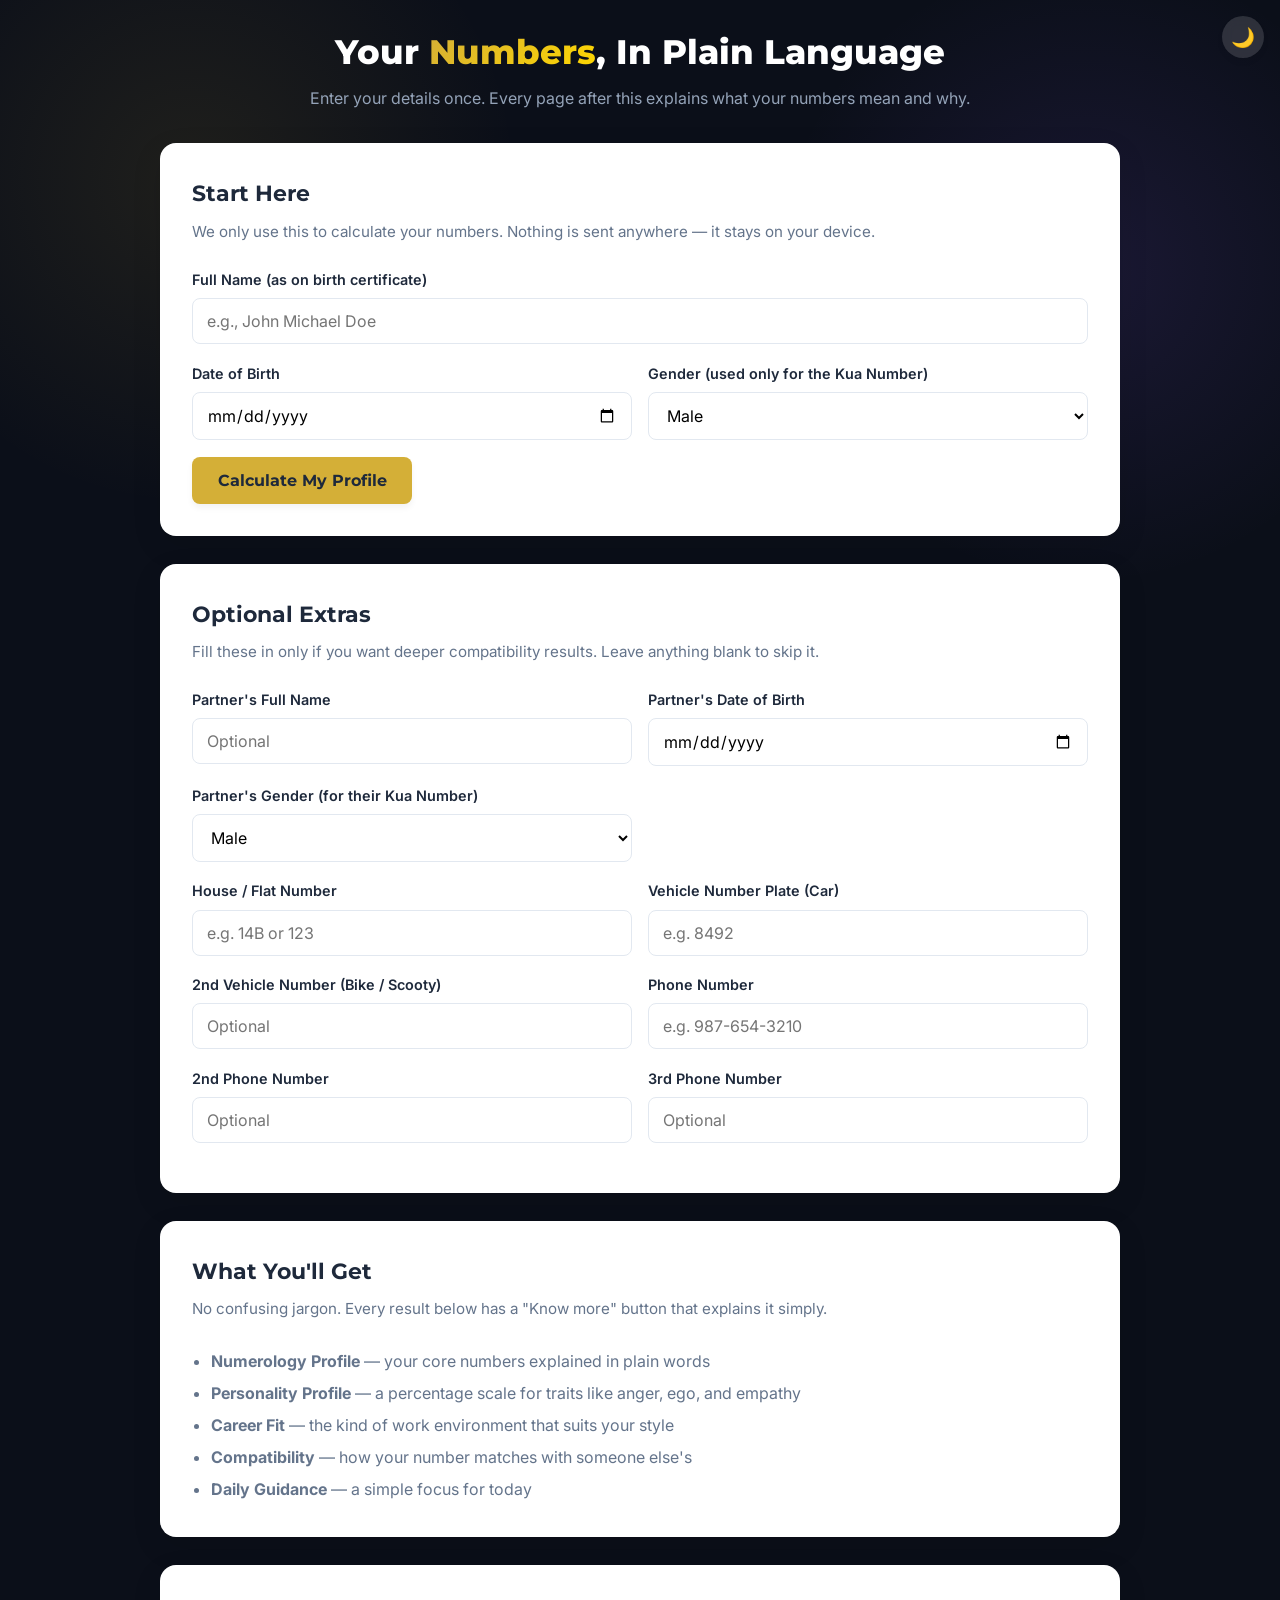
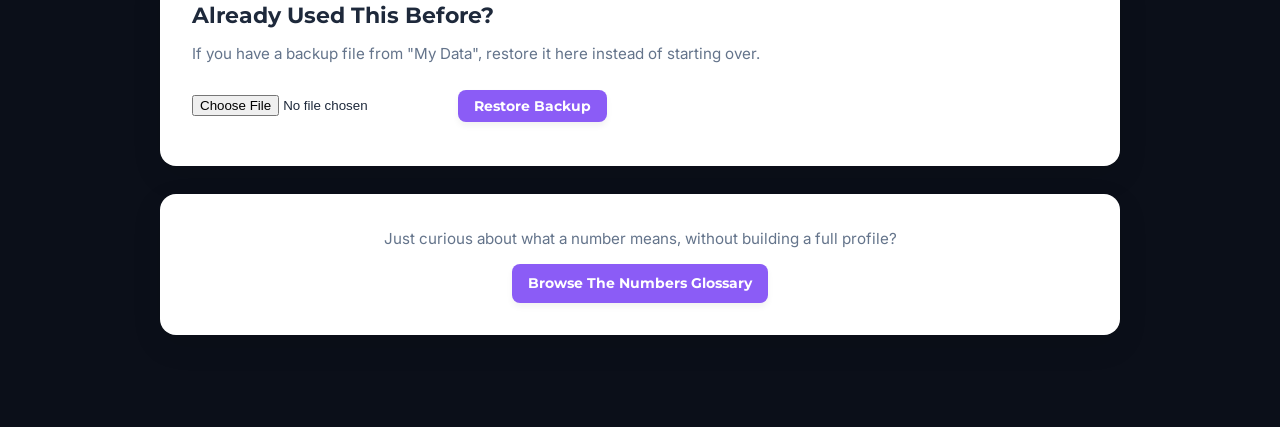
<file: index.html>
<!DOCTYPE html>
<html lang="en">
<head>
<script>(function(){try{var t=localStorage.getItem('npTheme');if(t)document.documentElement.setAttribute('data-theme',t);}catch(e){}})();</script>
<meta charset="UTF-8">
<meta name="viewport" content="width=device-width, initial-scale=1.0">
<title>Numerology & Personality Profile</title>
<link rel="preconnect" href="https://fonts.googleapis.com">
<link href="https://fonts.googleapis.com/css2?family=Inter:wght@400;500;600;700&family=Montserrat:wght@500;700;800&display=swap" rel="stylesheet">
<link rel="stylesheet" href="shared.css">
</head>
<body>
<button id="themeToggle" class="theme-toggle" onclick="toggleTheme()" aria-label="Toggle dark mode">🌙</button>
<div class="container">
    <div class="brand-header">
        <h1>Your <span>Numbers</span>, In Plain Language</h1>
        <p>Enter your details once. Every page after this explains what your numbers mean and why.</p>
    </div>

    <div class="panel">
        <h2>Start Here</h2>
        <p class="sub">We only use this to calculate your numbers. Nothing is sent anywhere — it stays on your device.</p>

        <form id="npForm">
            <div class="field">
                <label for="fullName">Full Name (as on birth certificate)</label>
                <input type="text" id="fullName" placeholder="e.g., John Michael Doe" required>
            </div>
            <div class="grid-2">
                <div class="field">
                    <label for="dob">Date of Birth</label>
                    <input type="date" id="dob" required>
                </div>
                <div class="field">
                    <label for="gender">Gender (used only for the Kua Number)</label>
                    <select id="gender">
                        <option value="male">Male</option>
                        <option value="female">Female</option>
                    </select>
                </div>
            </div>
            <p id="errMsg" class="error-msg" style="display:none;"></p>
            <button type="submit" class="btn gold">Calculate My Profile</button>
        </form>
    </div>

    <div class="panel">
        <h2>Optional Extras</h2>
        <p class="sub">Fill these in only if you want deeper compatibility results. Leave anything blank to skip it.</p>
        <div class="grid-2">
            <div class="field">
                <label for="partnerName">Partner's Full Name</label>
                <input type="text" id="partnerName" placeholder="Optional">
            </div>
            <div class="field">
                <label for="partnerDob">Partner's Date of Birth</label>
                <input type="date" id="partnerDob">
            </div>
        </div>
        <div class="grid-2">
            <div class="field">
                <label for="partnerGender">Partner's Gender (for their Kua Number)</label>
                <select id="partnerGender"><option value="male">Male</option><option value="female">Female</option></select>
            </div>
        </div>
        <div class="grid-2">
            <div class="field">
                <label for="house">House / Flat Number</label>
                <input type="text" id="house" placeholder="e.g. 14B or 123">
            </div>
            <div class="field">
                <label for="car1">Vehicle Number Plate (Car)</label>
                <input type="text" id="car1" placeholder="e.g. 8492">
            </div>
        </div>
        <div class="grid-2">
            <div class="field">
                <label for="car2">2nd Vehicle Number (Bike / Scooty)</label>
                <input type="text" id="car2" placeholder="Optional">
            </div>
            <div class="field">
                <label for="phone1">Phone Number</label>
                <input type="text" id="phone1" placeholder="e.g. 987-654-3210">
            </div>
        </div>
        <div class="grid-2">
            <div class="field">
                <label for="phone2">2nd Phone Number</label>
                <input type="text" id="phone2" placeholder="Optional">
            </div>
            <div class="field">
                <label for="phone3">3rd Phone Number</label>
                <input type="text" id="phone3" placeholder="Optional">
            </div>
        </div>
    </div>

    <div class="panel">
        <h2>What You'll Get</h2>
        <p class="sub">No confusing jargon. Every result below has a "Know more" button that explains it simply.</p>
        <ul style="padding-left: 1.2rem; color: var(--text-light); line-height: 2;">
            <li><strong>Numerology Profile</strong> — your core numbers explained in plain words</li>
            <li><strong>Personality Profile</strong> — a percentage scale for traits like anger, ego, and empathy</li>
            <li><strong>Career Fit</strong> — the kind of work environment that suits your style</li>
            <li><strong>Compatibility</strong> — how your number matches with someone else's</li>
            <li><strong>Daily Guidance</strong> — a simple focus for today</li>
        </ul>
    </div>

    <div class="panel" id="restorePanel" style="display:none;">
        <h2>Already Used This Before?</h2>
        <p class="sub">If you have a backup file from "My Data", restore it here instead of starting over.</p>
        <div style="display:flex; gap:0.8rem; flex-wrap:wrap; align-items:center;">
            <input type="file" id="restoreFile" accept="application/json">
            <button class="btn small" id="restoreBtn">Restore Backup</button>
        </div>
        <p aria-live="polite" id="restoreMsg" style="margin-top:0.8rem; font-size:0.9rem;"></p>
    </div>

    <div class="panel" style="text-align:center;">
        <p class="sub" style="margin-bottom:0.8rem;">Just curious about what a number means, without building a full profile?</p>
        <a class="btn small" href="glossary.html">Browse The Numbers Glossary</a>
    </div>
</div>

<script src="engine-data.js"></script>
<script src="engine-content.js"></script>
<script src="engine-ui.js"></script>
<script>
document.getElementById('restorePanel').style.display = 'block';
document.getElementById('restoreBtn').addEventListener('click', function() {
    const fileInput = document.getElementById('restoreFile');
    const msg = document.getElementById('restoreMsg');
    if (!fileInput.files || !fileInput.files[0]) { msg.textContent = 'Please choose a backup file first.'; return; }
    importAllData(fileInput.files[0], function(success) {
        if (success) {
            msg.textContent = 'Restored! Taking you to your Dashboard...';
            setTimeout(() => { window.location.href = 'dashboard.html'; }, 900);
        } else {
            msg.textContent = "That file couldn't be read. Please check it's the right backup file.";
        }
    });
});

// If this page was opened via a shareable sync link, offer to load it
const syncedProfile = checkForSyncLink();
if (syncedProfile) {
    const banner = document.createElement('div');
    banner.className = 'panel';
    banner.style.border = '2px solid var(--accent-purple)';
    banner.innerHTML = `
        <h2 style="margin-bottom:0.4rem;">Load Profile From Link?</h2>
        <p class="sub" style="margin-bottom:1rem;">This link contains a saved profile for <strong>${syncedProfile.fullName}</strong>. Loading it will replace anything currently saved in this browser.</p>
        <button class="btn small gold" id="loadSyncBtn">Load This Profile</button>
        <button class="btn small" id="dismissSyncBtn" style="margin-left:0.6rem;">No Thanks</button>
    `;
    document.querySelector('.container').prepend(banner);
    document.getElementById('loadSyncBtn').addEventListener('click', function() {
        saveProfile(syncedProfile);
        window.location.href = 'dashboard.html';
    });
    document.getElementById('dismissSyncBtn').addEventListener('click', function() { banner.remove(); });
}

document.getElementById('npForm').addEventListener('submit', function(e) {
    e.preventDefault();
    const fullName = document.getElementById('fullName').value.trim();
    const dobVal = document.getElementById('dob').value;
    const gender = document.getElementById('gender').value;
    const errBox = document.getElementById('errMsg');

    if (!fullName || !dobVal) {
        errBox.textContent = "Please fill in your name and date of birth.";
        errBox.style.display = 'block';
        return;
    }

    const [year, month, day] = dobVal.split('-').map(v => parseInt(v, 10));

    const mulank = reduceToSingleDigit(day, true);
    const bhagyank = reduceToSingleDigit(`${day}${month}${year}`, true);
    const kua = calculateKua(year, gender);
    const names = calculateNameNumbers(fullName);

    // Optional extras
    const partnerName = document.getElementById('partnerName').value.trim();
    const partnerDob = document.getElementById('partnerDob').value;
    const partnerGender = document.getElementById('partnerGender').value;
    const houseVal = reduceAlphanumeric(document.getElementById('house').value.trim());
    const car1Val = reduceAlphanumeric(document.getElementById('car1').value.trim());
    const car2Val = reduceAlphanumeric(document.getElementById('car2').value.trim());
    const phone1Val = reduceAlphanumeric(document.getElementById('phone1').value.trim());
    const phone2Val = reduceAlphanumeric(document.getElementById('phone2').value.trim());
    const phone3Val = reduceAlphanumeric(document.getElementById('phone3').value.trim());

    // Build the grid using every digit available, same approach as a full chart
    const safeMulank = safeDigit(mulank);
    const safeBhagyank = safeDigit(bhagyank);
    const safeName = safeDigit(names.nameNumber);
    const safeHeart = safeDigit(names.heartDesire);
    const safeSoul = safeDigit(names.soulUrge);
    const extraDigits = `${safeMulank}${safeBhagyank}${kua}${safeName}${safeHeart}${safeSoul}${houseVal}${car1Val}${car2Val}${phone1Val}${phone2Val}${phone3Val}`;
    const gridCounts = calculateGridCounts(day, month, year, extraDigits);
    const traits = computeTraits(gridCounts, mulank, bhagyank, kua);

    const profile = {
        fullName, day, month, year, gender,
        mulank, bhagyank, kua,
        nameNumber: names.nameNumber,
        heartDesire: names.heartDesire,
        soulUrge: names.soulUrge,
        gridCounts, traits,
        partnerName, partnerDob, partnerGender,
        house: houseVal, car1: car1Val, car2: car2Val, phone1: phone1Val, phone2: phone2Val, phone3: phone3Val,
        calculatedAt: new Date().toISOString()
    };

    // Keep a snapshot of the previous traits (if any) so Personality can show "what changed"
    const oldProfile = loadProfile();
    if (oldProfile && oldProfile.traits && oldProfile.traits.length) {
        try { localStorage.setItem('npPreviousTraits', JSON.stringify(oldProfile.traits)); } catch (e) {}
    }

    saveProfile(profile);
    window.location.href = 'dashboard.html';
});
</script>
</body>
</html>
</file>
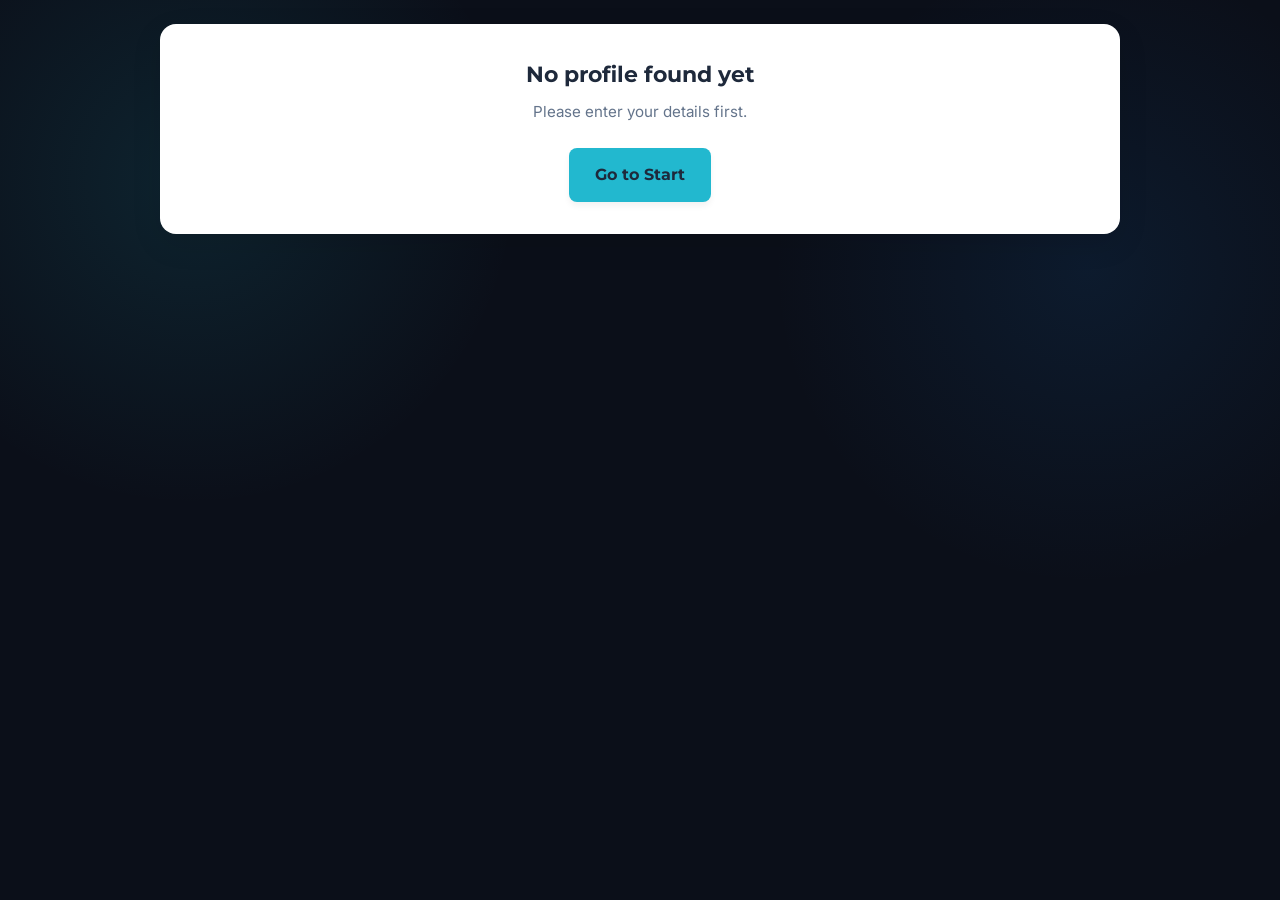
<file: career.html>
<!DOCTYPE html>
<html lang="en">
<head>
<script>(function(){try{var t=localStorage.getItem('npTheme');if(t)document.documentElement.setAttribute('data-theme',t);}catch(e){}})();</script>
<meta charset="UTF-8">
<meta name="viewport" content="width=device-width, initial-scale=1.0">
<title>Career Fit</title>
<link href="https://fonts.googleapis.com/css2?family=Inter:wght@400;500;600;700&family=Montserrat:wght@500;700;800&display=swap" rel="stylesheet">
<link rel="stylesheet" href="shared.css">
</head>
<body class="theme-career">
<button id="themeToggle" class="theme-toggle" onclick="toggleTheme()" aria-label="Toggle dark mode">🌙</button>
<nav class="topnav">
    <a href="dashboard.html">Dashboard</a>
    <a href="overview.html">Numerology Profile</a>
    <a href="personality.html">Personality Profile</a>
    <a href="career.html" class="active">Career Fit</a>
    <a href="compatibility.html">Compatibility</a>
    <a href="life-path.html">Life Path</a>
    <a href="health.html">Health & Body</a>
    <a href="rhythms.html">Daily Rhythms</a>
    <a href="daily.html">Daily Guidance</a>
</nav>
<nav class="topnav" style="margin-top:0.6rem; margin-bottom:1.8rem; opacity:0.9;">
    <a href="index.html">Start Over</a>
    <a href="quiz.html">Self-Check Quiz</a>
    <a href="family.html">Family & Friends</a>
    <a href="glossary.html">Numbers Glossary</a>
    <a href="mydata.html">My Data</a>
</nav>

<div class="container" id="app">
    <div class="brand-header">
        <h1>Your <span>Career</span> Fit</h1>
        <p>The kind of work environment that tends to suit your natural style.</p>
    </div>
</div>

<script src="engine-data.js"></script>
<script src="engine-content.js"></script>
<script src="engine-ui.js"></script>
<script>
const p = requireProfileOrRedirect();
if (p) {
    const CAREER = {
        1: { style: "Leading & Deciding", desc: "You do best when you can make your own calls and see the results of your own decisions. Roles with too much oversight tend to frustrate you.", fits: "Starting your own project, managing a team, sales leadership, entrepreneurship." },
        2: { style: "Supporting & Coordinating", desc: "You do best in roles where cooperation and fairness matter more than competition. You often become the person a team relies on to keep things smooth.", fits: "HR, counselling, coordination roles, partnerships, diplomacy-based work." },
        3: { style: "Expressing & Communicating", desc: "You do best when your work lets you speak, write, perform, or create. Repetitive, silent tasks drain your energy fast.", fits: "Marketing, writing, teaching, performing, public relations." },
        4: { style: "Building & Organising", desc: "You do best with clear structure, steady routines, and visible progress. Chaotic or last-minute environments wear you down.", fits: "Engineering, accounting, project management, operations." },
        5: { style: "Exploring & Adapting", desc: "You do best when your work changes often and involves movement, travel, or variety. A fixed desk job with no change can feel like a trap.", fits: "Sales, travel-based work, journalism, consulting, event work." },
        6: { style: "Caring & Harmonising", desc: "You do best in roles centred on people, care, or beauty. You take pride in creating comfort or improvement for others.", fits: "Healthcare, teaching, interior design, hospitality, family business." },
        7: { style: "Researching & Analysing", desc: "You do best with quiet, focused work that lets you go deep into a subject rather than skim the surface.", fits: "Research, data analysis, science, writing, spiritual or philosophical work." },
        8: { style: "Achieving & Managing", desc: "You do best where hard work is clearly rewarded, especially financially. You are motivated by visible results and status.", fits: "Finance, business ownership, real estate, executive management." },
        9: { style: "Serving & Advocating", desc: "You do best in work connected to a bigger cause than personal gain. Purely self-serving work tends to feel empty to you over time.", fits: "Non-profits, activism, medicine, humanitarian work, the arts." },
        11: { style: "Guiding & Inspiring", desc: "You do best where your insight can genuinely help others see something new.", fits: "Coaching, spiritual teaching, design, therapy." },
        22: { style: "Constructing & Scaling", desc: "You do best turning big ideas into large, working systems.", fits: "Architecture, large-scale project leadership, systems building." },
        33: { style: "Teaching & Healing", desc: "You do best where you can care for and guide people over the long term.", fits: "Mentoring, healthcare leadership, community building." }
    };

    const main = CAREER[p.mulank] || CAREER[1];
    const secondary = CAREER[p.bhagyank] || CAREER[1];

    const el = document.getElementById('app');
    const panel = document.createElement('div');
    panel.className = 'panel';
    panel.innerHTML = `
        <div class="elem-card-top">
            <h2 style="margin:0;">Your Natural Work Style</h2>
            <button class="info-btn" aria-label="Learn more" onclick="openInfo('careerFit')">i</button>
        </div>
        <div class="elem-card" style="margin-top:1.2rem;">
            <div class="elem-title">${main.style}</div>
            <div class="elem-desc">${main.desc}</div>
            <p class="trait-desc" style="margin-top:0.6rem;"><strong>Worth exploring:</strong> ${main.fits}</p>
            ${saveButtonHTML(main.style, main.desc + ' Worth exploring: ' + main.fits, 'career.html')}
        </div>
        <div class="elem-card">
            <div class="elem-title">Longer-Term Direction: ${secondary.style}</div>
            <div class="elem-desc">${secondary.desc}</div>
            <p class="trait-desc" style="margin-top:0.6rem;"><strong>Worth exploring:</strong> ${secondary.fits}</p>
        </div>
    `;
    el.appendChild(panel);

    // Industry suggestions
    const industryPanel = document.createElement('div');
    industryPanel.className = 'panel';
    industryPanel.innerHTML = `
        <h2 style="margin-bottom:1rem;">Industries Worth A Look</h2>
        <div class="elem-card">
            <div class="elem-title">Based on your Life Path Number (${p.bhagyank})</div>
            <div class="elem-desc">${INDUSTRY_SIMPLE[p.bhagyank] || INDUSTRY_SIMPLE[1]}</div>
        </div>
        <div class="elem-card">
            <div class="elem-title">Based on your Birth Number (${p.mulank})</div>
            <div class="elem-desc">${INDUSTRY_SIMPLE[p.mulank] || INDUSTRY_SIMPLE[1]}</div>
        </div>`;
    el.appendChild(industryPanel);

    // Career timing based on today's Personal Year
    const today = new Date();
    const py = personalYear(p.month, p.day, today.getFullYear());
    let gettingJob, switchingJob;
    if (py === 1 || py === 8) {
        gettingJob = { band: 'band-Low', text: `You're in a Personal Year ${py}. This tends to be a strong window for landing a new role or a promotion.` };
    } else if (py === 3 || py === 6) {
        gettingJob = { band: 'band-Moderate', text: `You're in a Personal Year ${py}. Opportunities are more likely to come through people you know than cold applications.` };
    } else {
        gettingJob = { band: 'band-High', text: `You're in a Personal Year ${py}. Job hunting may need more patience than usual right now — expect slower responses.` };
    }
    if (py === 5) {
        switchingJob = { band: 'band-Low', text: `You're in a Personal Year ${py}, which favours change. It's a reasonably safe time to switch jobs or industries.` };
    } else if (py === 9 || py === 4) {
        switchingJob = { band: 'band-High', text: `You're in a Personal Year ${py}, which favours stability. Quitting without a solid plan could lead to a longer gap than expected.` };
    } else {
        switchingJob = { band: 'band-Moderate', text: `You're in a Personal Year ${py}. Switching is fine if needed, just check every contract carefully before committing.` };
    }
    const timingPanel = document.createElement('div');
    timingPanel.className = 'panel';
    timingPanel.innerHTML = `
        <h2 style="margin-bottom:1rem;">Career Timing Right Now</h2>
        <div class="elem-card">
            <div class="elem-card-top"><div class="elem-title">Getting A New Job <span class="trait-band ${gettingJob.band}">${gettingJob.band === 'band-Low' ? 'Good Timing' : gettingJob.band === 'band-Moderate' ? 'Mixed Timing' : 'Slow Timing'}</span></div></div>
            <div class="elem-desc">${gettingJob.text}</div>
        </div>
        <div class="elem-card">
            <div class="elem-card-top"><div class="elem-title">Switching Or Quitting <span class="trait-band ${switchingJob.band}">${switchingJob.band === 'band-Low' ? 'Good Timing' : switchingJob.band === 'band-Moderate' ? 'Mixed Timing' : 'Riskier Timing'}</span></div></div>
            <div class="elem-desc">${switchingJob.text}</div>
        </div>`;
    el.appendChild(timingPanel);

    // --- Concrete job titles worth exploring ---
    const bTitles = JOB_TITLES[p.bhagyank] || JOB_TITLES[1];
    const mTitles = JOB_TITLES[p.mulank] || JOB_TITLES[1];
    const combinedTitles = [...new Set([...bTitles, ...mTitles])].slice(0, 8);
    const titlesPanel = document.createElement('div');
    titlesPanel.className = 'panel';
    titlesPanel.innerHTML = `
        <h2 style="margin-bottom:1rem;">Actual Job Titles Worth Researching</h2>
        <p class="sub" style="margin-top:-0.6rem; margin-bottom:1rem;">These are starting points to search and compare, not a fixed list of options.</p>
        <div class="elem-card"><ul style="padding-left:1.3rem; line-height:2; color:var(--text-main);">
            ${combinedTitles.map(t => `<li>${t}</li>`).join('')}
        </ul></div>`;
    el.appendChild(titlesPanel);

    // --- Entrepreneur vs Employee score ---
    const entPct = computeEntrepreneurScore(p.gridCounts, safeDigit(p.mulank), safeDigit(p.bhagyank));
    let entBand = 'Low';
    if (entPct >= 75) entBand = 'VeryHigh'; else if (entPct >= 55) entBand = 'High'; else if (entPct >= 35) entBand = 'Moderate';
    const entPanel = document.createElement('div');
    entPanel.className = 'panel';
    entPanel.innerHTML = `
        <h2 style="margin-bottom:1.2rem;">Employee vs. Your Own Venture</h2>
        <div class="trait-row">
            <div class="trait-head">
                <div class="trait-name">Pull Toward Running Your Own Thing <span class="trait-band level-${entBand}">${{Low:'Low',Moderate:'Moderate',High:'High',VeryHigh:'Very High'}[entBand]}</span></div>
                <div class="trait-pct">${entPct}%</div>
            </div>
            <div class="bar-track"><div class="bar-fill" style="width:${entPct}%;"></div></div>
            <div class="trait-desc">${ENTREPRENEUR_LINES[entBand]}</div>
        </div>`;
    el.appendChild(entPanel);

    // --- Resume strengths, pulled from top personality traits ---
    if (p.traits && p.traits.length) {
        const topTraits = [...p.traits].sort((a,b) => b.pct - a.pct).slice(0, 4);
        const STRENGTH_PHRASES = {
            confidence: "Confident decision-maker, comfortable acting without needing constant approval",
            leadership: "Natural at taking charge and guiding a team toward a goal",
            discipline: "Consistent and reliable — follows through on commitments without needing reminders",
            sociability: "Builds rapport quickly and works well across teams",
            adaptability: "Adjusts fast to changing priorities and unclear situations",
            intuition: "Good instincts for spotting issues before they become obvious",
            empathy: "Strong at understanding client or teammate needs and building trust",
            emotional_stability: "Stays composed and steady under pressure",
            ego_positive: "Highly self-motivated, driven to prove results through action",
            anger_general: null, anger_emotional: null, anger_work: null, ego: null, people_pleasing: null
        };
        const bullets = topTraits.map(t => STRENGTH_PHRASES[t.key]).filter(Boolean);
        if (bullets.length) {
            const resumePanel = document.createElement('div');
            resumePanel.className = 'panel';
            resumePanel.innerHTML = `
                <h2 style="margin-bottom:1rem;">Strengths Worth Putting On Your Resume</h2>
                <p class="sub" style="margin-top:-0.6rem; margin-bottom:1rem;">Pulled from your strongest traits on the Personality page.</p>
                <div class="elem-card"><ul style="padding-left:1.3rem; line-height:2; color:var(--text-main);">
                    ${bullets.map(b => `<li>${b}</li>`).join('')}
                </ul></div>`;
            el.appendChild(resumePanel);
        }
    }

    // --- Best day for an interview or big career move, tied to circadian peak ---
    const circ = CIRCADIAN_SIMPLE[safeDigit(p.mulank)] || CIRCADIAN_SIMPLE[1];
    const bestDayPanel = document.createElement('div');
    bestDayPanel.className = 'panel';
    bestDayPanel.innerHTML = `
        <h2 style="margin-bottom:1rem;">Best Time Of Day For Big Career Moves</h2>
        <div class="elem-card"><div class="elem-desc">For things like interviews or important pitches, your numbers point to this as your sharpest window: <strong>${circ.peak}</strong></div></div>`;
    el.appendChild(bestDayPanel);

    // --- Browse every career path, not just your own top match ---
    const dirPanel = document.createElement('div');
    dirPanel.className = 'panel';
    let dirHTML = `<h2 style="margin-bottom:0.4rem;">Browse Every Career Path</h2>
        <p class="sub" style="margin-bottom:1.2rem;">Your own strongest matches are Number ${p.mulank} and Number ${p.bhagyank} above — but it's worth glancing through the full list below too.</p>`;
    CAREER_DIRECTORY.forEach(c => {
        const isMatch = safeDigit(p.mulank) === c.num || safeDigit(p.bhagyank) === c.num;
        dirHTML += `<div class="elem-card" ${isMatch ? 'style="border-left-color:#10b981;"' : ''}>
            <div class="elem-title">${c.title} (Number ${c.num}) ${isMatch ? '<span class="trait-band band-Low">Your Match</span>' : ''}</div>
            <div class="elem-desc">${c.desc}</div>
        </div>`;
    });
    dirPanel.innerHTML = dirHTML;
    el.appendChild(dirPanel);

    // --- Free-text: test any career/job title not in the list above ---
    const checkPanel = document.createElement('div');
    checkPanel.className = 'panel';
    checkPanel.innerHTML = `
        <h2 style="margin-bottom:0.4rem;">Don't See Your Career Above?</h2>
        <p class="sub" style="margin-bottom:1rem;">Type any job title, career, or business idea, and check how it lines up with your numbers.</p>
        <div style="display:flex; gap:0.8rem; flex-wrap:wrap;">
            <input type="text" id="careerInput" placeholder="e.g., Veterinarian, Podcaster, Bakery Owner" style="flex:1; min-width:200px; padding:0.75rem 0.9rem; border:1px solid var(--border-color); border-radius:8px;">
            <button class="btn small" id="careerCheckBtn">Check It</button>
        </div>
        <div aria-live="polite" id="careerCheckResult" style="margin-top:1.2rem;"></div>`;
    el.appendChild(checkPanel);
    document.getElementById('careerCheckBtn').addEventListener('click', function() {
        const val = document.getElementById('careerInput').value.trim();
        const box = document.getElementById('careerCheckResult');
        if (!val) { box.innerHTML = '<p class="error-msg">Please type a career or job title first.</p>'; return; }
        const num = safeDigit(calculateNameNumbers(val).nameNumber);
        const rr = getRelationType(p.mulank, num);
        const rd = getRelationType(p.bhagyank, num);
        let verdict = (rr === 'enemy' || rd === 'enemy') ? "This path may take more conscious effort to feel natural for you — not impossible, just less of a default fit." :
            (rr === 'friendly' && rd === 'friendly') ? "This path lines up well with your numbers — worth taking seriously." : "This is a workable, neutral fit — neither a strong pull nor a clash.";
        box.innerHTML = `<div class="elem-card">
            <div class="elem-title">"${val}" → Number ${num}</div>
            <div class="elem-desc">Vs your Birth Number: <strong class="trait-band ${RELATION_BAND[rr]}">${RELATION_WORD[rr]}</strong> &nbsp; Vs your Life Path Number: <strong class="trait-band ${RELATION_BAND[rd]}">${RELATION_WORD[rd]}</strong><br><br>${verdict}</div>
        </div>`;
    });
}
</script>
</body>
</html>
</file>
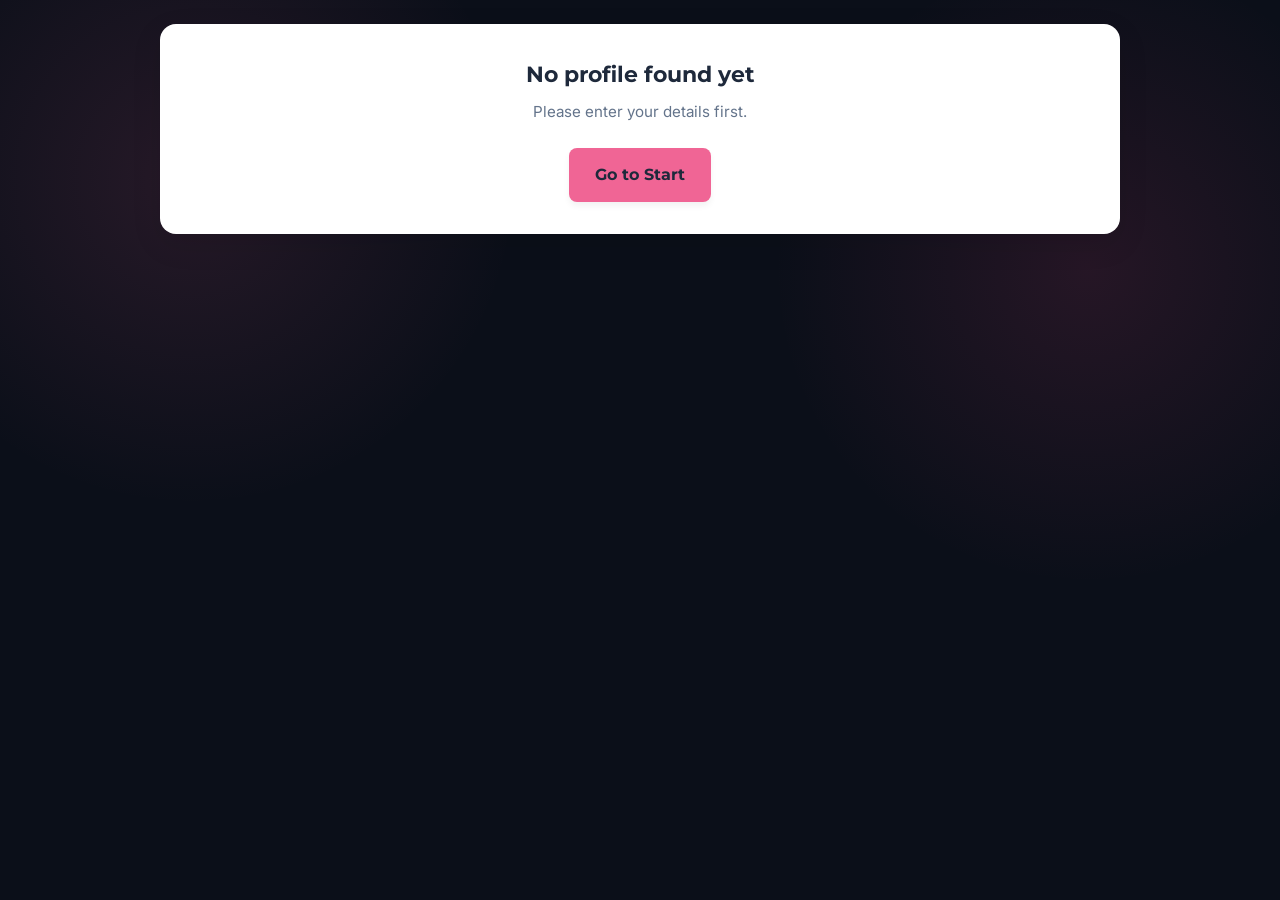
<file: compatibility.html>
<!DOCTYPE html>
<html lang="en">
<head>
<script>(function(){try{var t=localStorage.getItem('npTheme');if(t)document.documentElement.setAttribute('data-theme',t);}catch(e){}})();</script>
<meta charset="UTF-8">
<meta name="viewport" content="width=device-width, initial-scale=1.0">
<title>Compatibility</title>
<link href="https://fonts.googleapis.com/css2?family=Inter:wght@400;500;600;700&family=Montserrat:wght@500;700;800&display=swap" rel="stylesheet">
<link rel="stylesheet" href="shared.css">
</head>
<body class="theme-compat">
<button id="themeToggle" class="theme-toggle" onclick="toggleTheme()" aria-label="Toggle dark mode">🌙</button>
<nav class="topnav">
    <a href="dashboard.html">Dashboard</a>
    <a href="overview.html">Numerology Profile</a>
    <a href="personality.html">Personality Profile</a>
    <a href="career.html">Career Fit</a>
    <a href="compatibility.html" class="active">Compatibility</a>
    <a href="life-path.html">Life Path</a>
    <a href="health.html">Health & Body</a>
    <a href="rhythms.html">Daily Rhythms</a>
    <a href="daily.html">Daily Guidance</a>
</nav>
<nav class="topnav" style="margin-top:0.6rem; margin-bottom:1.8rem; opacity:0.9;">
    <a href="index.html">Start Over</a>
    <a href="quiz.html">Self-Check Quiz</a>
    <a href="family.html">Family & Friends</a>
    <a href="glossary.html">Numbers Glossary</a>
    <a href="mydata.html">My Data</a>
</nav>

<div class="container" id="app">
    <div class="brand-header">
        <h1>Check <span>Compatibility</span></h1>
        <p>See how your number pairs with someone else's.</p>
    </div>
</div>

<script src="engine-data.js"></script>
<script src="engine-content.js"></script>
<script src="engine-ui.js"></script>
<script>
const p = requireProfileOrRedirect();
if (p) {
    const NOTES = {
        friendly: "This pairing usually flows with less friction. You tend to understand each other's pace without much explaining.",
        neutral: "This pairing is workable, but it may need clearer communication since your natural styles are not automatically alike.",
        enemy: "This pairing can bring real growth, but it usually takes more patience — your natural styles pull in different directions."
    };
    const el = document.getElementById('app');

    // --- Quick compare with anyone by date of birth ---
    const panel = document.createElement('div');
    panel.className = 'panel';
    panel.innerHTML = `
        <div class="elem-card-top">
            <h2 style="margin:0;">Compare With Someone</h2>
            <button class="info-btn" aria-label="Learn more" onclick="openInfo('compatibility')">i</button>
        </div>
        <p class="sub" style="margin-top:0.6rem;">Enter someone's date of birth. We'll compare their Birth Number with yours (${p.mulank}).</p>
        <div class="field">
            <label for="otherDob">Their Date of Birth</label>
            <input type="date" id="otherDob">
        </div>
        <div class="field">
            <label for="otherGender">Their Gender (for a fuller score, optional)</label>
            <select id="otherGender"><option value="">Skip Kua Number</option><option value="male">Male</option><option value="female">Female</option></select>
        </div>
        <button class="btn" id="checkBtn">Check Compatibility</button>
        <div aria-live="polite" id="result" style="margin-top:1.4rem;"></div>
    `;
    el.appendChild(panel);

    document.getElementById('checkBtn').addEventListener('click', function() {
        const val = document.getElementById('otherDob').value;
        const otherGender = document.getElementById('otherGender').value;
        const resultBox = document.getElementById('result');
        if (!val) { resultBox.innerHTML = '<p class="error-msg">Please choose a date.</p>'; return; }
        const [y, m, d] = val.split('-').map(v => parseInt(v, 10));
        const otherMulank = safeDigit(reduceToSingleDigit(d, false));
        const otherBhagyank = safeDigit(reduceToSingleDigit(`${d}${m}${y}`, false));
        const otherKua = otherGender ? calculateKua(y, otherGender) : otherMulank;
        const type = getRelationType(p.mulank, otherMulank);
        const weighted = computeCompatibilityScore(p.mulank, p.bhagyank, p.kua, otherMulank, otherBhagyank, otherKua);
        resultBox.innerHTML = `
            <div class="elem-card">
                <div class="trait-row" style="margin-bottom:0.8rem;">
                    <div class="trait-head">
                        <div class="trait-name">Overall Compatibility Score</div>
                        <div class="trait-pct">${weighted.score}%</div>
                    </div>
                    <div class="bar-track"><div class="bar-fill" style="width:${weighted.score}%;"></div></div>
                    <div class="trait-desc">${COMPAT_SCORE_LINES[weighted.band]}</div>
                </div>
                <div class="elem-card-top">
                    <div class="elem-title">Their Birth Number: ${otherMulank} <span class="trait-band ${RELATION_BAND[type]}">${RELATION_WORD[type]}</span></div>
                </div>
                <div class="elem-desc">${NOTES[type]}</div>
                ${saveButtonHTML('Compatibility Score: ' + weighted.score + '%', COMPAT_SCORE_LINES[weighted.band], 'compatibility.html')}
            </div>`;
    });

    // --- Partner synergy, using details from the start page if provided ---
    if (p.partnerName && p.partnerDob) {
        const [py2, pm2, pd2] = p.partnerDob.split('-').map(v => parseInt(v, 10));
        const pMulank = safeDigit(reduceToSingleDigit(pd2, false));
        const pBhagyank = safeDigit(reduceToSingleDigit(`${py2}${pm2}${pd2}`, false));
        const rRoot = getRelationType(p.mulank, pMulank);
        const rDestiny = getRelationType(p.bhagyank, pBhagyank);
        const composite = safeDigit(reduceToSingleDigit(safeDigit(p.bhagyank) + pBhagyank, false));
        const SYNERGY = {
            1: { title: "Independent Duo", text: "Together you're driven and ambitious. Watch for both of you wanting to lead at the same time — learn to share the spotlight." },
            2: { title: "Close Bond", text: "Together you build strong emotional closeness. Watch for absorbing each other's stress too much and losing your own space." },
            3: { title: "Playful Match", text: "Together you bring fun and creativity. Watch for avoiding serious talks by joking your way past them." },
            4: { title: "Steady Foundation", text: "Together you build something lasting and secure. Watch for the relationship feeling more like a routine than a romance." },
            5: { title: "Adventurous Pair", text: "Together you thrive on excitement and change. Watch for struggling to settle into a steady routine together." },
            6: { title: "Home-Centred Bond", text: "Together you build a warm, caring home life. Watch for over-giving or quietly keeping score of who does more." },
            7: { title: "Deep Connection", text: "Together you share a thoughtful, private bond. Watch for needing so much space that you drift apart." },
            8: { title: "Power Pair", text: "Together you can build real success and security. Watch for turning the relationship into a competition." },
            9: { title: "Big-Hearted Match", text: "Together you share big ideals and passion. Watch for expecting too much perfection from each other." }
        };
        const syn = SYNERGY[composite] || SYNERGY[1];
        const pKua = calculateKua(py2, p.partnerGender || 'male');
        const weightedPartner = computeCompatibilityScore(p.mulank, p.bhagyank, p.kua, pMulank, pBhagyank, pKua);
        const partnerPanel = document.createElement('div');
        partnerPanel.className = 'panel';
        partnerPanel.innerHTML = `
            <div class="elem-card-top"><h2 style="margin:0;">You & ${p.partnerName}</h2><button class="info-btn" aria-label="Learn more" onclick="openInfo('partnerSynergy')">i</button></div>
            <div class="trait-row" style="margin-top:1rem;">
                <div class="trait-head">
                    <div class="trait-name">Overall Compatibility Score</div>
                    <div class="trait-pct">${weightedPartner.score}%</div>
                </div>
                <div class="bar-track"><div class="bar-fill" style="width:${weightedPartner.score}%;"></div></div>
                <div class="trait-desc">${COMPAT_SCORE_LINES[weightedPartner.band]}</div>
            </div>
            <div class="elem-card" style="margin-top:1rem;">
                <div class="elem-desc">
                    Day-to-day style: <strong class="trait-band ${RELATION_BAND[rRoot]}">${RELATION_WORD[rRoot]}</strong><br><br>
                    Long-term direction: <strong class="trait-band ${RELATION_BAND[rDestiny]}">${RELATION_WORD[rDestiny]}</strong>
                </div>
            </div>
            <div class="elem-card">
                <div class="elem-title">${syn.title} (Combined Number ${composite})</div>
                <div class="elem-desc">${syn.text}</div>
                ${saveButtonHTML('You & ' + p.partnerName + ': ' + weightedPartner.score + '% — ' + syn.title, syn.text, 'compatibility.html')}
            </div>`;
        el.appendChild(partnerPanel);
    }

    // --- External number compatibility ---
    const EXT = [['house','House / Flat Number'], ['car1','Vehicle Number Plate (Car)'], ['car2','2nd Vehicle Number (Bike/Scooty)'], ['phone1','Phone Number'], ['phone2','2nd Phone Number'], ['phone3','3rd Phone Number']];
    const extRows = EXT.filter(([key]) => p[key]);
    if (extRows.length) {
        const extPanel = document.createElement('div');
        extPanel.className = 'panel';
        let extHTML = `<div class="elem-card-top"><h2 style="margin:0;">Do Your Numbers Match Your Things?</h2><button class="info-btn" aria-label="Learn more" onclick="openInfo('externalCompatibility')">i</button></div>`;
        extRows.forEach(([key, label]) => {
            const rr = getRelationType(p.mulank, p[key]);
            const rd = getRelationType(p.bhagyank, p[key]);
            extHTML += `<div class="elem-card" style="margin-top:1rem;">
                <div class="elem-title">${label}: ${p[key]}</div>
                <div class="elem-desc">Vs your Birth Number: <strong class="trait-band ${RELATION_BAND[rr]}">${RELATION_WORD[rr]}</strong> &nbsp; Vs your Life Path Number: <strong class="trait-band ${RELATION_BAND[rd]}">${RELATION_WORD[rd]}</strong></div>
            </div>`;
        });
        extPanel.innerHTML = extHTML;
        el.appendChild(extPanel);
    }

    // --- Name Sandbox ---
    const sandboxPanel = document.createElement('div');
    sandboxPanel.className = 'panel';
    sandboxPanel.innerHTML = `
        <div class="elem-card-top"><h2 style="margin:0;">Test Any Name</h2><button class="info-btn" aria-label="Learn more" onclick="openInfo('nameSandbox')">i</button></div>
        <p class="sub" style="margin-top:0.6rem;">Check a business name, a baby name, or any name idea against your own numbers.</p>
        <div style="display:flex; gap:0.8rem; flex-wrap:wrap;">
            <input type="text" id="sandboxInput" placeholder="Enter a name to test" style="flex:1; min-width:200px; padding:0.75rem 0.9rem; border:1px solid var(--border-color); border-radius:8px;">
            <button class="btn small" id="sandboxBtn">Test</button>
        </div>
        <div aria-live="polite" id="sandboxResult" style="margin-top:1.2rem;"></div>`;
    el.appendChild(sandboxPanel);
    document.getElementById('sandboxBtn').addEventListener('click', function() {
        const name = document.getElementById('sandboxInput').value.trim();
        const box = document.getElementById('sandboxResult');
        if (!name) { box.innerHTML = '<p class="error-msg">Please type a name first.</p>'; return; }
        const num = safeDigit(calculateNameNumbers(name).nameNumber);
        const rr = getRelationType(p.mulank, num);
        const rd = getRelationType(p.bhagyank, num);
        let verdict = (rr === 'enemy' || rd === 'enemy') ? "Not the best fit for your numbers." :
            (rr === 'friendly' && rd === 'friendly') ? "A strong fit with your numbers." : "An okay, neutral fit with your numbers.";
        box.innerHTML = `<div class="elem-card">
            <div class="elem-title">"${name}" → Number ${num}</div>
            <div class="elem-desc">Vs your Birth Number: <strong class="trait-band ${RELATION_BAND[rr]}">${RELATION_WORD[rr]}</strong> &nbsp; Vs your Life Path Number: <strong class="trait-band ${RELATION_BAND[rd]}">${RELATION_WORD[rd]}</strong><br><br>${verdict}</div>
        </div>`;
    });

    // --- Geo Matrix ---
    const geoPanel = document.createElement('div');
    geoPanel.className = 'panel';
    geoPanel.innerHTML = `
        <div class="elem-card-top"><h2 style="margin:0;">Test A Location</h2><button class="info-btn" aria-label="Learn more" onclick="openInfo('geoMatrix')">i</button></div>
        <p class="sub" style="margin-top:0.6rem;">Curious about a city or country? See how its name lines up with your numbers.</p>
        <div style="display:flex; gap:0.8rem; flex-wrap:wrap;">
            <input type="text" id="geoInput" placeholder="e.g., London, Dubai, Tokyo" style="flex:1; min-width:200px; padding:0.75rem 0.9rem; border:1px solid var(--border-color); border-radius:8px;">
            <button class="btn small" id="geoBtn">Test</button>
        </div>
        <div aria-live="polite" id="geoResult" style="margin-top:1.2rem;"></div>`;
    el.appendChild(geoPanel);
    document.getElementById('geoBtn').addEventListener('click', function() {
        const loc = document.getElementById('geoInput').value.trim();
        const box = document.getElementById('geoResult');
        if (!loc) { box.innerHTML = '<p class="error-msg">Please type a place name first.</p>'; return; }
        const num = safeDigit(calculateNameNumbers(loc).nameNumber);
        const rr = getRelationType(p.mulank, num);
        const rd = getRelationType(p.bhagyank, num);
        let verdict = (rr === 'enemy' || rd === 'enemy') ? "This place's number doesn't line up smoothly with yours." :
            (rr === 'friendly' && rd === 'friendly') ? "This place's number lines up nicely with yours." : "This place's number is a neutral, mixed fit with yours.";
        box.innerHTML = `<div class="elem-card">
            <div class="elem-title">"${loc}" → Number ${num}</div>
            <div class="elem-desc">Vs your Birth Number: <strong class="trait-band ${RELATION_BAND[rr]}">${RELATION_WORD[rr]}</strong> &nbsp; Vs your Life Path Number: <strong class="trait-band ${RELATION_BAND[rd]}">${RELATION_WORD[rd]}</strong><br><br>${verdict}</div>
        </div>`;
    });
}
</script>
</body>
</html>
</file>
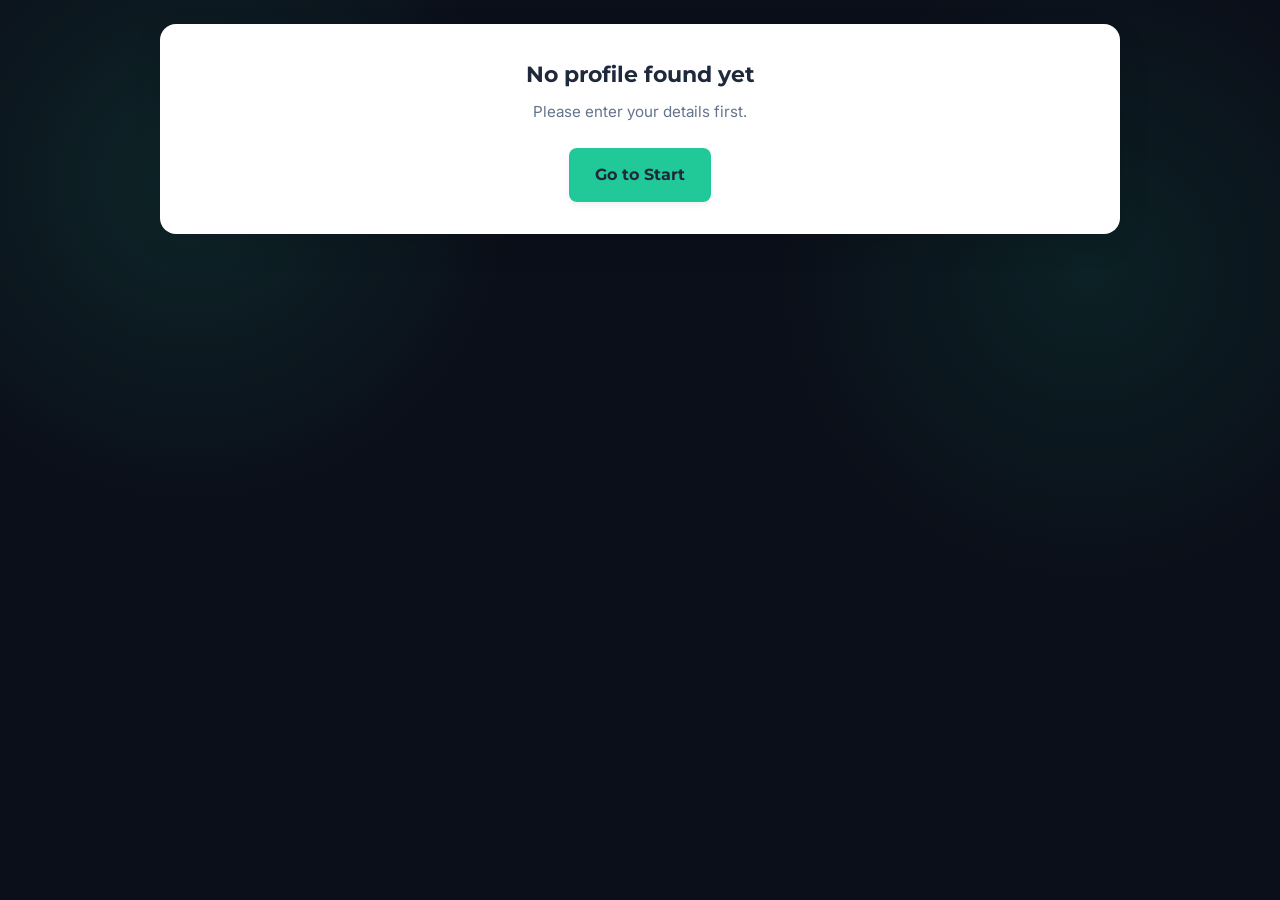
<file: daily.html>
<!DOCTYPE html>
<html lang="en">
<head>
<script>(function(){try{var t=localStorage.getItem('npTheme');if(t)document.documentElement.setAttribute('data-theme',t);}catch(e){}})();</script>
<meta charset="UTF-8">
<meta name="viewport" content="width=device-width, initial-scale=1.0">
<title>Daily Guidance</title>
<link href="https://fonts.googleapis.com/css2?family=Inter:wght@400;500;600;700&family=Montserrat:wght@500;700;800&display=swap" rel="stylesheet">
<link rel="stylesheet" href="shared.css">
</head>
<body class="theme-daily">
<button id="themeToggle" class="theme-toggle" onclick="toggleTheme()" aria-label="Toggle dark mode">🌙</button>
<nav class="topnav">
    <a href="dashboard.html">Dashboard</a>
    <a href="overview.html">Numerology Profile</a>
    <a href="personality.html">Personality Profile</a>
    <a href="career.html">Career Fit</a>
    <a href="compatibility.html">Compatibility</a>
    <a href="life-path.html">Life Path</a>
    <a href="health.html">Health & Body</a>
    <a href="rhythms.html">Daily Rhythms</a>
    <a href="daily.html" class="active">Daily Guidance</a>
</nav>
<nav class="topnav" style="margin-top:0.6rem; margin-bottom:1.8rem; opacity:0.9;">
    <a href="index.html">Start Over</a>
    <a href="quiz.html">Self-Check Quiz</a>
    <a href="family.html">Family & Friends</a>
    <a href="glossary.html">Numbers Glossary</a>
    <a href="mydata.html">My Data</a>
</nav>

<div class="container" id="app">
    <div class="brand-header">
        <h1>Today's <span>Guidance</span></h1>
        <p id="dateLine"></p>
    </div>
</div>

<script src="engine-data.js"></script>
<script src="engine-content.js"></script>
<script src="engine-ui.js"></script>
<script>
const p = requireProfileOrRedirect();
if (p) {
    const today = new Date();
    document.getElementById('dateLine').textContent = today.toDateString();

    const py = personalYear(p.month, p.day, today.getFullYear());
    const pm = personalMonth(py, today.getMonth() + 1);
    const pd = personalDayNum(pm, today.getDate());
    const el = document.getElementById('app');

    // --- Significance panel: what PY / PM / PD actually mean, right now ---
    const sigPanel = document.createElement('div');
    sigPanel.className = 'panel';
    sigPanel.innerHTML = `
        <h2 style="margin-bottom:0.3rem;">Today At A Glance</h2>
        <p class="sub" style="margin-bottom:1.2rem;">Three numbers stack together to describe any date: a big-picture Year, a medium-range Month, and a specific Day.</p>
        <div class="elem-card">
            <div class="elem-card-top"><div class="elem-title">Personal Year <span class="num">${py}</span></div><button class="info-btn" aria-label="Learn more" onclick="openInfo('personalYearNum')">i</button></div>
            <div class="elem-desc">Right now, ${YEAR_ENERGY[py]}.</div>
        </div>
        <div class="elem-card">
            <div class="elem-card-top"><div class="elem-title">Personal Month <span class="num">${pm}</span></div><button class="info-btn" aria-label="Learn more" onclick="openInfo('personalMonthNum')">i</button></div>
            <div class="elem-desc">${MONTH_ENERGY[pm]}</div>
        </div>
        <div class="elem-card">
            <div class="elem-card-top"><div class="elem-title">Personal Day <span class="num">${pd}</span></div><button class="info-btn" aria-label="Learn more" onclick="openInfo('personalDay')">i</button></div>
            <div class="elem-desc">${PD_CORE[pd]}</div>
            <button class="btn small" style="margin-top:0.8rem;" onclick="openDayModal(${today.getFullYear()}, ${today.getMonth()+1}, ${today.getDate()})">See Today's Full Reading</button>
        </div>
    `;
    el.appendChild(sigPanel);

    // --- Journaling Prompt ---
    const journal = generateJournalPrompt(p, today);
    if (journal) {
        const journalPanel = document.createElement('div');
        journalPanel.className = 'panel';
        journalPanel.innerHTML = `
            <h2 style="margin-bottom:0.3rem;">Today's Reflection Prompt</h2>
            <p class="sub" style="margin-bottom:1rem;">Picked from your ${journal.traitLabel} trait (${journal.traitPct}%), rotating daily so it doesn't repeat.</p>
            <div class="elem-card">
                <div class="elem-title">${journal.prompt}</div>
                <textarea id="journalAnswer" rows="4" style="width:100%; margin-top:0.8rem; padding:0.75rem 0.9rem; border:1px solid var(--border-color); border-radius:8px; font-family:inherit; font-size:0.95rem; background:var(--surface-color); color:var(--text-main);" placeholder="Write a few thoughts here (optional)..."></textarea>
                <button class="btn small" id="journalSaveBtn" style="margin-top:0.8rem;">Save My Reflection</button>
                <p id="journalMsg" style="margin-top:0.6rem; font-size:0.85rem; color:var(--text-light);"></p>
            </div>
        `;
        el.appendChild(journalPanel);
        document.getElementById('journalSaveBtn').addEventListener('click', function() {
            const answer = document.getElementById('journalAnswer').value.trim();
            const msg = document.getElementById('journalMsg');
            if (!answer) { msg.textContent = 'Write something first, then save it.'; return; }
            saveNote('Reflection: ' + journal.prompt, answer, 'daily.html');
            msg.textContent = 'Saved to My Notebook.';
        });
    }

    // --- Real Sun–Sat calendar, navigable, click any date for its own reading ---
    let calYear = today.getFullYear();
    let calMonth = today.getMonth() + 1;
    const MONTH_NAMES = ["January","February","March","April","May","June","July","August","September","October","November","December"];

    const calPanel = document.createElement('div');
    calPanel.className = 'panel';
    calPanel.innerHTML = `
        <div class="cal-nav">
            <button class="cal-nav-btn" id="calPrev">‹ Prev</button>
            <div class="cal-nav-label" id="calLabel"></div>
            <button class="cal-nav-btn" id="calNext">Next ›</button>
        </div>
        <div id="calBody" aria-live="polite"></div>
        <div class="cal-legend">
            <span><i style="background:#10b981;"></i> Great fit</span>
            <span><i style="background:#f59e0b;"></i> Neutral</span>
            <span><i style="background:#ef4444;"></i> Needs care</span>
            <span><i style="background:transparent; border:2px solid var(--accent-purple);"></i> Today</span>
        </div>
        <p class="trait-desc" style="margin-top:1rem;">Tap any date — past, today, or future — to see its own detailed reading, not just today's.</p>
    `;
    el.appendChild(calPanel);

    function renderCalendar() {
        document.getElementById('calLabel').textContent = `${MONTH_NAMES[calMonth-1]} ${calYear}`;
        const body = document.getElementById('calBody');
        body.innerHTML = buildCalendarHTML(calYear, calMonth, p);
        bindCalendarClicks(body);
    }
    document.getElementById('calPrev').addEventListener('click', function() {
        calMonth--; if (calMonth < 1) { calMonth = 12; calYear--; }
        renderCalendar();
    });
    document.getElementById('calNext').addEventListener('click', function() {
        calMonth++; if (calMonth > 12) { calMonth = 1; calYear++; }
        renderCalendar();
    });
    renderCalendar();

    // --- 10-point daily horoscope, now pulling from the same dynamic layers ---
    const has = n => p.gridCounts[n] > 0;
    const planeCheck = (a,b,c) => (has(a)&&has(b)&&has(c)) ? 'strong' : (!has(a)&&!has(b)&&!has(c)) ? 'weak' : 'mixed';
    const missingNum = [1,2,3,4,5,6,7,8,9].find(n => !has(n)) || 5;
    const todayPred = buildDatePrediction(today.getDate(), today.getMonth()+1, today.getFullYear(), p.day, p.month);

    const ACTION_BY_PD = {1:"speak up",2:"trust your gut",3:"brainstorm ideas",4:"stick to a plan",5:"adapt quickly",6:"show affection",7:"look at the facts",8:"manage resources well",9:"think big"};
    const WEAK_BY_NUM = {1:"struggle to voice your needs",2:"miss subtle emotional hints",3:"doubt your own ideas",4:"resist routine",5:"feel a bit aimless",6:"hide your feelings",7:"be overly doubtful",8:"mismanage money",9:"miss the big picture"};

    const points = [];
    points.push(["The Big Picture", todayPred.yearLine.charAt(0).toUpperCase() + todayPred.yearLine.slice(1) + ". " + todayPred.monthLine]);
    points.push(["Today's Rhythm", todayPred.weekdayLine]);
    points.push(["Today's Focus", todayPred.core]);
    points.push(["Work & Action", `Your action-related numbers look ${planeCheck(2,7,6)} today. ${planeCheck(2,7,6)==='strong' ? "You can move forward boldly." : "Pace yourself and avoid rushing."}`]);
    points.push(["Heart & Feelings", `Emotionally, your numbers look ${planeCheck(3,5,7)} today. ${planeCheck(3,5,7)==='strong' ? "Trust what you're feeling." : "Think a little before reacting."}`]);
    points.push(["Money Matters", `Financially, your numbers look ${planeCheck(8,1,6)} today. ${planeCheck(8,1,6)==='strong' ? "Your instincts on spending are solid." : "Be a little more careful with money."}`]);
    points.push([has(pd) ? "Your Strength Today" : "Room To Grow", has(pd) ? `You naturally have a ${pd} in your chart, so your ability to ${ACTION_BY_PD[pd]} is extra strong today.` : `You don't have a ${pd} in your chart, so today may ask you to ${ACTION_BY_PD[pd]} even though it feels less natural.`]);
    points.push(["Watch Out For", `You're missing a ${missingNum} in your chart, which can mean you sometimes ${WEAK_BY_NUM[missingNum]}. Just stay aware of it today.`]);
    points.push(["About This Date", todayPred.dayOfMonthLine]);
    points.push(["Final Note", todayPred.advice]);

    const horoPanel = document.createElement('div');
    horoPanel.className = 'panel';
    let horoHTML = `<h2 style="margin-bottom:0.3rem;">9 Points For Today</h2>
        <p class="sub" style="margin-bottom:1.2rem;">This list is generated from today's specific weekday, calendar date, month, and year — not just your Personal Day number — so it reads differently most days, even on repeat Personal Days.</p>`;
    points.forEach(([title, text], i) => {
        horoHTML += `<div class="elem-card"><div class="elem-title">${i+1}. ${title}</div><div class="elem-desc">${text}</div></div>`;
    });
    horoPanel.innerHTML = horoHTML;
    el.appendChild(horoPanel);

    // --- 9-year purge alert ---
    if (py === 9) {
        const purgePanel = document.createElement('div');
        purgePanel.className = 'panel';
        purgePanel.innerHTML = `<div class="elem-card-top"><h2 style="margin:0;">You're In A Closing-Out Year</h2><button class="info-btn" aria-label="Learn more" onclick="openInfo('purgeAlert')">i</button></div>
            <p class="elem-desc" style="margin-top:1rem;">This is traditionally a year for tidying up loose ends before a new 9-year cycle starts. A few things worth considering before the year ends:</p>
            <ul style="padding-left:1.3rem; margin-top:0.8rem; color:var(--text-main); line-height:1.9;">
                <li>Close out any lingering disputes, even if it means compromising.</li>
                <li>Step back from relationships or commitments that no longer serve you.</li>
                <li>Clear physical or digital clutter you've been holding onto.</li>
                <li>Hold off on major long-term commitments until the new cycle begins.</li>
            </ul>`;
        el.appendChild(purgePanel);
    }
}
</script>
</body>
</html>
</file>
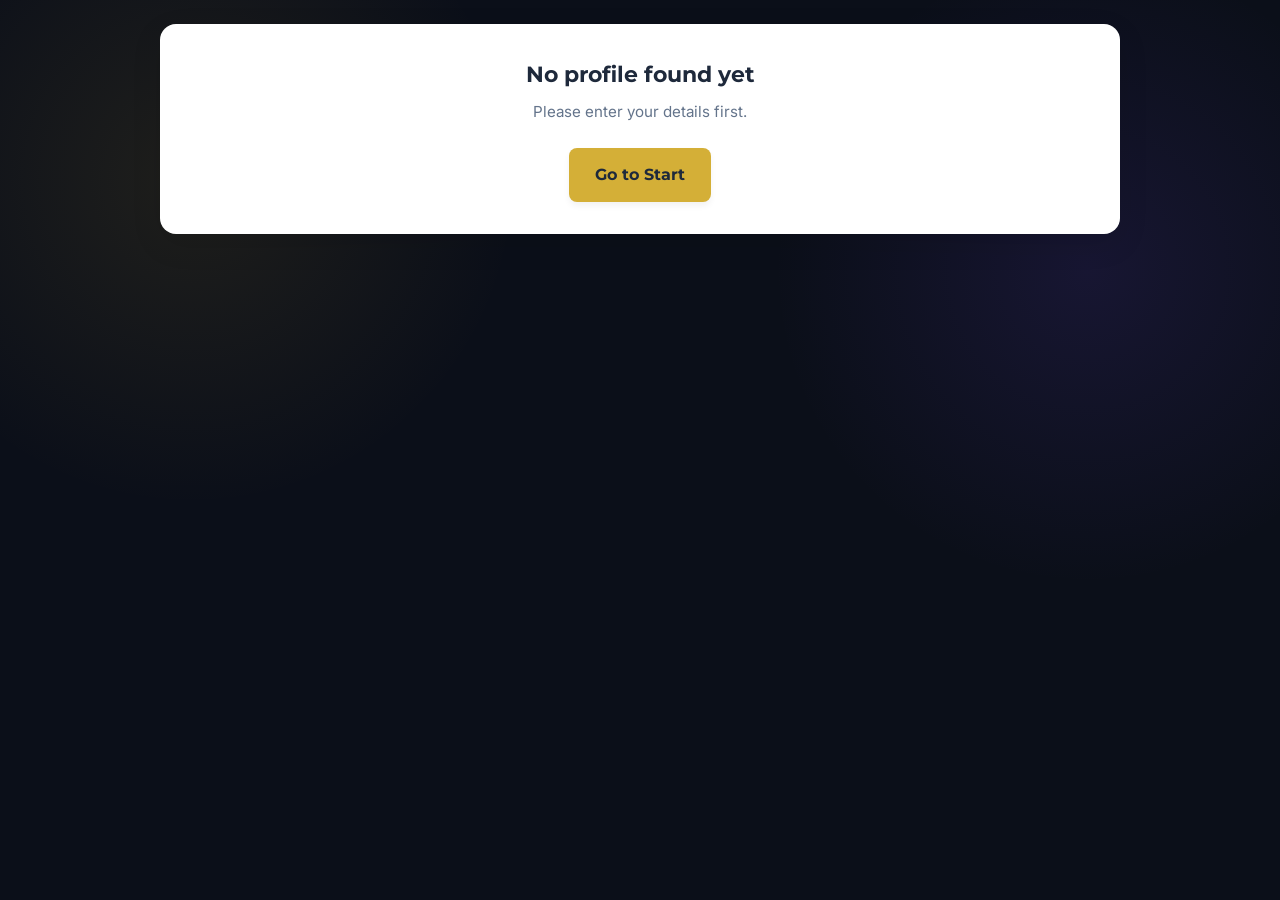
<file: dashboard.html>
<!DOCTYPE html>
<html lang="en">
<head>
<script>(function(){try{var t=localStorage.getItem('npTheme');if(t)document.documentElement.setAttribute('data-theme',t);}catch(e){}})();</script>
<meta charset="UTF-8">
<meta name="viewport" content="width=device-width, initial-scale=1.0">
<title>Dashboard</title>
<link href="https://fonts.googleapis.com/css2?family=Inter:wght@400;500;600;700&family=Montserrat:wght@500;700;800&display=swap" rel="stylesheet">
<link rel="stylesheet" href="shared.css">
</head>
<body class="theme-overview">
<button id="themeToggle" class="theme-toggle" onclick="toggleTheme()" aria-label="Toggle dark mode">🌙</button>
<nav class="topnav">
    <a href="dashboard.html" class="active">Dashboard</a>
    <a href="overview.html">Numerology Profile</a>
    <a href="personality.html">Personality Profile</a>
    <a href="career.html">Career Fit</a>
    <a href="compatibility.html">Compatibility</a>
    <a href="life-path.html">Life Path</a>
    <a href="health.html">Health & Body</a>
    <a href="rhythms.html">Daily Rhythms</a>
    <a href="daily.html">Daily Guidance</a>
</nav>
<nav class="topnav" style="margin-top:0.6rem; margin-bottom:1.8rem; opacity:0.9;">
    <a href="index.html">Start Over</a>
    <a href="quiz.html">Self-Check Quiz</a>
    <a href="family.html">Family & Friends</a>
    <a href="glossary.html">Numbers Glossary</a>
    <a href="mydata.html">My Data</a>
</nav>

<div class="container" id="app">
    <div class="brand-header">
        <h1>Welcome Back, <span id="nameSpan"></span></h1>
        <p>Here's a snapshot of everything your numbers say. Tap any card to go deeper.</p>
    </div>
</div>

<script src="engine-data.js"></script>
<script src="engine-content.js"></script>
<script src="engine-ui.js"></script>
<script>
const p = requireProfileOrRedirect();
if (p) {
    document.getElementById('nameSpan').textContent = p.fullName.split(' ')[0];
    const el = document.getElementById('app');

    // --- Search everything ---
    const searchPanel = document.createElement('div');
    searchPanel.className = 'panel';
    searchPanel.innerHTML = `
        <input type="text" id="searchBox" placeholder="Search the whole app — a number, a symptom, a career, a term..." aria-label="Search the app"
            style="width:100%; padding:0.85rem 1rem; border:1px solid var(--border-color); border-radius:10px; font-size:1rem; background:var(--surface-color); color:var(--text-main);">
        <div id="searchResults" aria-live="polite" style="margin-top:1rem;"></div>
    `;
    el.appendChild(searchPanel);
    const searchIdx = buildSearchIndex();
    document.getElementById('searchBox').addEventListener('input', function() {
        const box = document.getElementById('searchResults');
        const results = searchIndex(searchIdx, this.value);
        if (!this.value.trim()) { box.innerHTML = ''; return; }
        if (!results.length) { box.innerHTML = '<p class="sub">No matches. Try a different word.</p>'; return; }
        box.innerHTML = results.map(r => {
            if (r.popupKey) {
                return `<div class="elem-card"><div class="elem-card-top"><div class="elem-title" style="font-size:0.95rem;">${r.title}</div><span class="trait-band level-Moderate">${r.type}</span></div><p class="trait-desc" style="margin-top:0.4rem;">${r.snippet.slice(0, 160)}${r.snippet.length > 160 ? '…' : ''}</p></div>`;
            }
            return `<a href="${r.link}" class="elem-card" style="display:block; text-decoration:none; color:inherit;"><div class="elem-card-top"><div class="elem-title" style="font-size:0.95rem;">${r.title}</div><span class="trait-band level-Moderate">${r.type}</span></div><p class="trait-desc" style="margin-top:0.4rem;">${r.snippet.slice(0, 160)}${r.snippet.length > 160 ? '…' : ''}</p></a>`;
        }).join('');
    });

    // --- Did You Know? ---
    const tipPanel = document.createElement('div');
    tipPanel.className = 'panel';
    tipPanel.style.borderLeft = '4px solid var(--accent-gold)';
    tipPanel.innerHTML = `<p style="font-weight:700; margin-bottom:0.3rem;">💡 Did You Know?</p><p class="trait-desc">${pickDailyTip()}</p>`;
    el.appendChild(tipPanel);

    const today = new Date();
    const py = personalYear(p.month, p.day, today.getFullYear());
    const pm = personalMonth(py, today.getMonth() + 1);
    const pd = personalDayNum(pm, today.getDate());
    const topTrait = p.traits && p.traits.length ? [...p.traits].sort((a,b) => b.pct - a.pct)[0] : null;
    const wellness = computeWellness(p.gridCounts, safeDigit(p.mulank));
    const topWellness = [...wellness].sort((a,b) => b.pct - a.pct)[0];
    const entPct = computeEntrepreneurScore(p.gridCounts, safeDigit(p.mulank), safeDigit(p.bhagyank));

    const cardsPanel = document.createElement('div');
    cardsPanel.className = 'panel';
    cardsPanel.innerHTML = `<div class="dash-grid">
        <a class="dash-card" href="overview.html">
            <div class="dash-title">Numerology Profile</div>
            <div class="dash-value">${p.mulank} / ${p.bhagyank}</div>
            <div class="dash-sub">Birth Number / Life Path Number</div>
        </a>
        <a class="dash-card" href="personality.html">
            <div class="dash-title">Personality Profile</div>
            <div class="dash-value">${topTrait ? topTrait.pct + '%' : '—'}</div>
            <div class="dash-sub">${topTrait ? topTrait.label + ' (your strongest trait)' : 'View your trait breakdown'}</div>
        </a>
        <a class="dash-card" href="career.html">
            <div class="dash-title">Career Fit</div>
            <div class="dash-value">${entPct}%</div>
            <div class="dash-sub">Pull toward running your own thing</div>
        </a>
        <a class="dash-card" href="compatibility.html">
            <div class="dash-title">Compatibility</div>
            <div class="dash-value">Kua ${p.kua}</div>
            <div class="dash-sub">Check a partner, friend, or family member</div>
        </a>
        <a class="dash-card" href="life-path.html">
            <div class="dash-title">Life Path Timeline</div>
            <div class="dash-value">PY ${py}</div>
            <div class="dash-sub">Explore your 31-year calendar</div>
        </a>
        <a class="dash-card" href="health.html">
            <div class="dash-title">Health & Body</div>
            <div class="dash-value">${topWellness.pct}%</div>
            <div class="dash-sub">${topWellness.label}</div>
        </a>
        <a class="dash-card" href="rhythms.html">
            <div class="dash-title">Daily Rhythms</div>
            <div class="dash-value">${p.mulank}</div>
            <div class="dash-sub">See your best hours of the day</div>
        </a>
        <a class="dash-card" href="daily.html">
            <div class="dash-title">Today's Guidance</div>
            <div class="dash-value">PD ${pd}</div>
            <div class="dash-sub">Open today's full calendar reading</div>
        </a>
    </div>`;
    el.appendChild(cardsPanel);

    // Quick actions
    const actionsPanel = document.createElement('div');
    actionsPanel.className = 'panel';
    actionsPanel.innerHTML = `
        <h2 style="margin-bottom:1rem;">Quick Actions</h2>
        <div style="display:flex; gap:0.8rem; flex-wrap:wrap;">
            <a class="btn small" href="quiz.html">Take The Self-Check Quiz</a>
            <a class="btn small" href="family.html">Add A Family Member</a>
            <a class="btn small gold" href="mydata.html">Back Up My Data</a>
        </div>
    `;
    el.appendChild(actionsPanel);

    // First-visit tour
    renderTour();
}
</script>
</body>
</html>
</file>
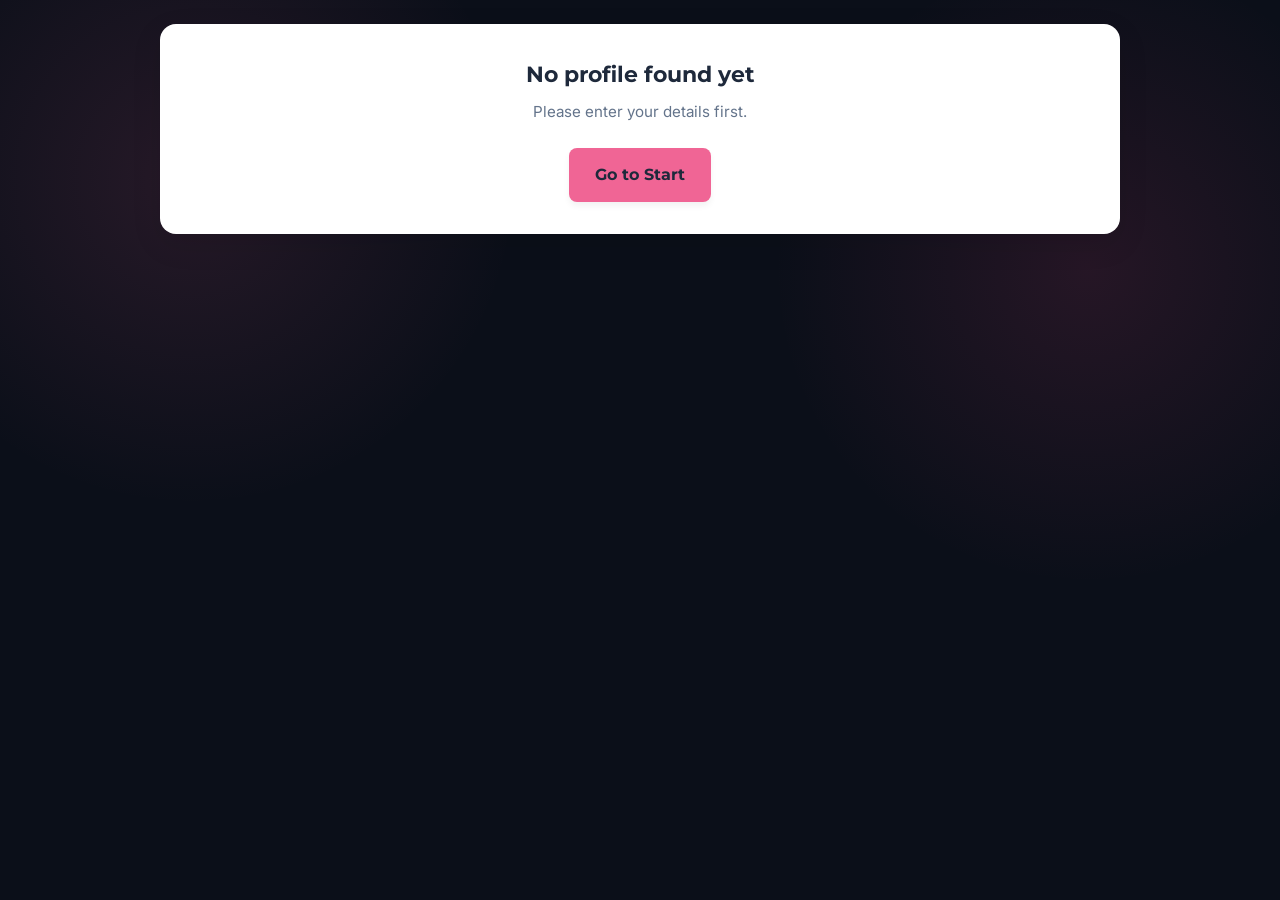
<file: family.html>
<!DOCTYPE html>
<html lang="en">
<head>
<script>(function(){try{var t=localStorage.getItem('npTheme');if(t)document.documentElement.setAttribute('data-theme',t);}catch(e){}})();</script>
<meta charset="UTF-8">
<meta name="viewport" content="width=device-width, initial-scale=1.0">
<title>Family & Friends</title>
<link href="https://fonts.googleapis.com/css2?family=Inter:wght@400;500;600;700&family=Montserrat:wght@500;700;800&display=swap" rel="stylesheet">
<link rel="stylesheet" href="shared.css">
</head>
<body class="theme-compat">
<button id="themeToggle" class="theme-toggle" onclick="toggleTheme()" aria-label="Toggle dark mode">🌙</button>
<nav class="topnav">
    <a href="dashboard.html">Dashboard</a>
    <a href="overview.html">Numerology Profile</a>
    <a href="personality.html">Personality Profile</a>
    <a href="career.html">Career Fit</a>
    <a href="compatibility.html">Compatibility</a>
    <a href="life-path.html">Life Path</a>
    <a href="health.html">Health & Body</a>
    <a href="rhythms.html">Daily Rhythms</a>
    <a href="daily.html">Daily Guidance</a>
</nav>
<nav class="topnav" style="margin-top:0.6rem; margin-bottom:1.8rem; opacity:0.9;">
    <a href="index.html">Start Over</a>
    <a href="quiz.html">Self-Check Quiz</a>
    <a href="family.html" class="active">Family & Friends</a>
    <a href="glossary.html">Numbers Glossary</a>
    <a href="mydata.html">My Data</a>
</nav>

<div class="container" id="app">
    <div class="brand-header">
        <h1>Family <span>& Friends</span></h1>
        <p>Save people you check often, so you're not retyping details every time.</p>
    </div>
</div>

<script src="engine-data.js"></script>
<script src="engine-content.js"></script>
<script src="engine-ui.js"></script>
<script>
const p = requireProfileOrRedirect();
if (p) {
    const el = document.getElementById('app');

    const formPanel = document.createElement('div');
    formPanel.className = 'panel';
    formPanel.innerHTML = `
        <h2 style="margin-bottom:1rem;">Add Someone</h2>
        <div class="field"><label for="famName">Name</label><input type="text" id="famName" placeholder="e.g., Mom, Alex, Priya"></div>
        <div class="grid-2">
            <div class="field"><label for="famDob">Date of Birth</label><input type="date" id="famDob"></div>
            <div class="field"><label for="famGender">Gender (for Kua Number)</label>
                <select id="famGender"><option value="male">Male</option><option value="female">Female</option></select>
            </div>
        </div>
        <button class="btn small" id="famAddBtn">Add To My List</button>
        <p aria-live="polite" id="famErr" class="error-msg" style="display:none;"></p>
    `;
    el.appendChild(formPanel);

    const listPanel = document.createElement('div');
    listPanel.className = 'panel';
    listPanel.innerHTML = `<h2 style="margin-bottom:1rem;">Your Saved People</h2><div id="famList"></div>`;
    el.appendChild(listPanel);

    function renderList() {
        const family = loadFamily();
        const container = document.getElementById('famList');
        if (!family.length) {
            container.innerHTML = `<p class="sub">No one saved yet. Add someone above to get started.</p>`;
            return;
        }
        let html = '';
        family.forEach(f => {
            const compat = computeCompatibilityScore(p.mulank, p.bhagyank, p.kua, f.mulank, f.bhagyank, f.kua);
            const fGrid = f.gridCounts || calculateGridCounts(f.day, f.month, f.year);
            let digitsHTML = '';
            for (let n = 1; n <= 9; n++) {
                const count = fGrid[n] || 0;
                const tier = digitMeaningTier(count);
                const dm = DIGIT_MEANINGS[n];
                const tierLabel = { missing: 'Missing', normal: 'Present Once', repeat: `Repeated ×${count}` }[tier];
                const tierBand = { missing: 'level-Low', normal: 'level-Moderate', repeat: 'level-High' }[tier];
                digitsHTML += `<div class="elem-card" style="margin-top:0.6rem;">
                    <div class="elem-card-top"><div class="elem-title" style="font-size:0.92rem;">${dm.title} <span class="trait-band ${tierBand}">${tierLabel}</span></div></div>
                    <p class="trait-desc" style="margin-top:0.3rem;">${dm[tier]}</p>
                </div>`;
            }
            html += `<div class="family-card" style="flex-direction:column; align-items:stretch;">
                <div style="display:flex; justify-content:space-between; align-items:center; flex-wrap:wrap; gap:1rem;">
                    <div>
                        <div class="elem-title">${f.name}</div>
                        <div class="trait-desc">Birth ${f.mulank} · Life Path ${f.bhagyank} · Kua ${f.kua}</div>
                        <div style="margin-top:0.5rem;"><span class="trait-band band-${compat.band}">${compat.score}% compatible with you</span></div>
                    </div>
                    <button class="family-remove" data-id="${f.id}">Remove</button>
                </div>
                <details style="margin-top:1rem;">
                    <summary style="cursor:pointer; font-weight:700; font-size:0.85rem; color:var(--accent-purple);">View Their Number Breakdown</summary>
                    ${digitsHTML}
                </details>
            </div>`;
        });
        container.innerHTML = html;
        container.querySelectorAll('.family-remove').forEach(btn => {
            btn.addEventListener('click', function() {
                deleteFamilyMember(btn.dataset.id);
                renderList();
            });
        });

        // Populate the "Compare Any Two" dropdowns whenever the list re-renders
        const selA = document.getElementById('compareA');
        const selB = document.getElementById('compareB');
        if (selA && selB) {
            const options = ['<option value="__me__">Me</option>'].concat(family.map(f => `<option value="${f.id}">${f.name}</option>`));
            selA.innerHTML = options.join('');
            selB.innerHTML = options.join('');
        }
    }

    document.getElementById('famAddBtn').addEventListener('click', function() {
        const name = document.getElementById('famName').value.trim();
        const dob = document.getElementById('famDob').value;
        const gender = document.getElementById('famGender').value;
        const err = document.getElementById('famErr');
        if (!name || !dob) { err.textContent = 'Please fill in a name and date of birth.'; err.style.display = 'block'; return; }
        err.style.display = 'none';
        const [y, m, d] = dob.split('-').map(v => parseInt(v, 10));
        addFamilyMember(name, d, m, y, gender);
        document.getElementById('famName').value = '';
        document.getElementById('famDob').value = '';
        renderList();
    });

    // --- Compare Any Two (doesn't have to involve you) ---
    const comparePanel = document.createElement('div');
    comparePanel.className = 'panel';
    comparePanel.innerHTML = `
        <h2 style="margin-bottom:0.4rem;">Compare Any Two People</h2>
        <p class="sub" style="margin-bottom:1rem;">Check compatibility between any two saved people — doesn't have to include you.</p>
        <div class="grid-2">
            <div class="field"><label for="compareA">First Person</label><select id="compareA"></select></div>
            <div class="field"><label for="compareB">Second Person</label><select id="compareB"></select></div>
        </div>
        <button class="btn small" id="compareBtn">Compare Them</button>
        <div aria-live="polite" id="compareResult" style="margin-top:1.2rem;"></div>
    `;
    el.appendChild(comparePanel);

    function getPersonById(id) {
        if (id === '__me__') return { name: 'You', mulank: p.mulank, bhagyank: p.bhagyank, kua: p.kua };
        return loadFamily().find(f => f.id === id);
    }
    document.getElementById('compareBtn').addEventListener('click', function() {
        const idA = document.getElementById('compareA').value;
        const idB = document.getElementById('compareB').value;
        const box = document.getElementById('compareResult');
        if (!idA || !idB) { box.innerHTML = '<p class="error-msg">Please select two people.</p>'; return; }
        if (idA === idB) { box.innerHTML = '<p class="error-msg">Please pick two different people.</p>'; return; }
        const A = getPersonById(idA), B = getPersonById(idB);
        if (!A || !B) { box.innerHTML = '<p class="error-msg">Could not find one of those people.</p>'; return; }
        const compat = computeCompatibilityScore(A.mulank, A.bhagyank, A.kua, B.mulank, B.bhagyank, B.kua);
        box.innerHTML = `<div class="elem-card">
            <div class="trait-row">
                <div class="trait-head">
                    <div class="trait-name">${A.name} & ${B.name}</div>
                    <div class="trait-pct">${compat.score}%</div>
                </div>
                <div class="bar-track"><div class="bar-fill" style="width:${compat.score}%;"></div></div>
                <div class="trait-desc">${COMPAT_SCORE_LINES[compat.band]}</div>
            </div>
            ${saveButtonHTML(A.name + ' & ' + B.name + ': ' + compat.score + '%', COMPAT_SCORE_LINES[compat.band], 'family.html')}
        </div>`;
    });

    renderList();
}
</script>
</body>
</html>
</file>
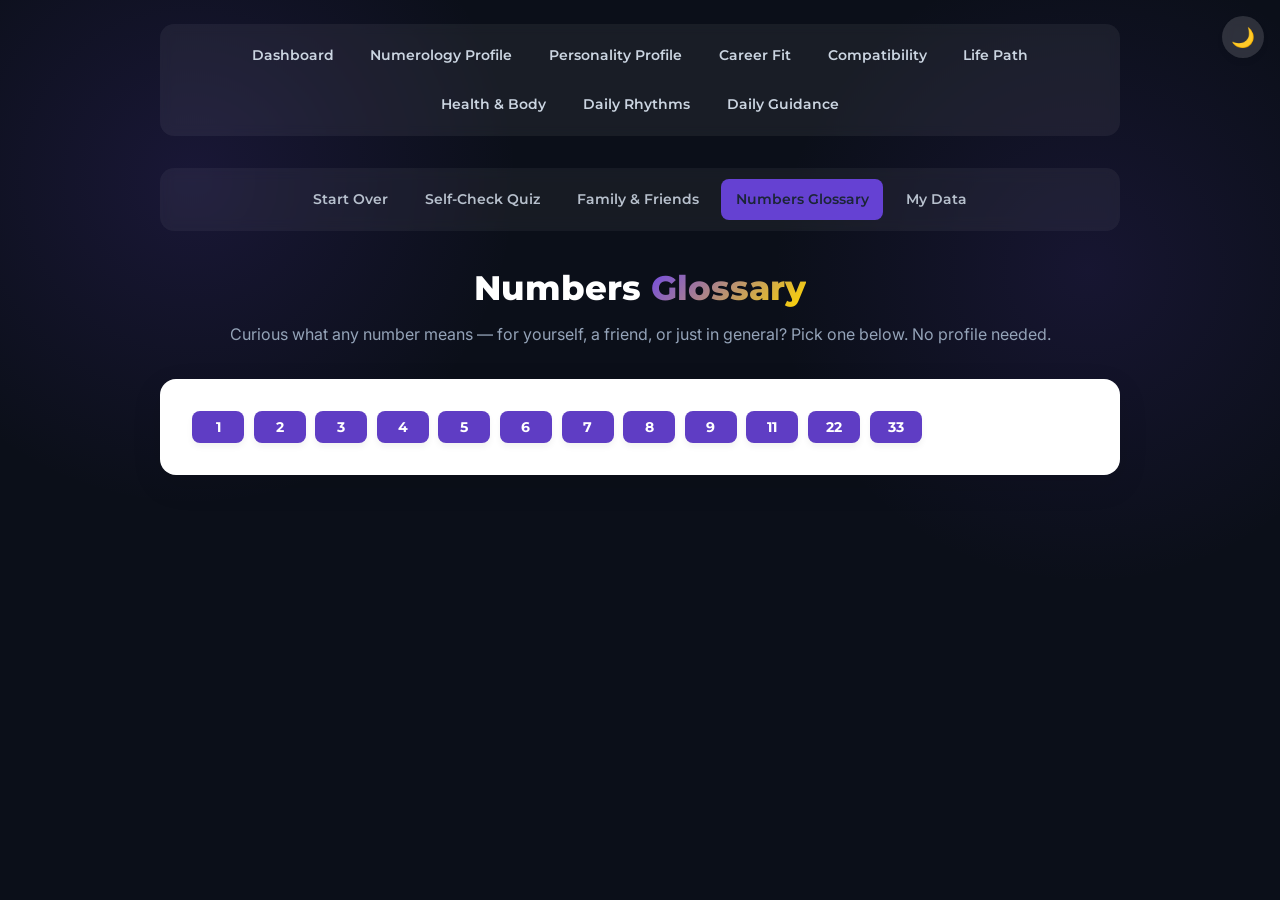
<file: glossary.html>
<!DOCTYPE html>
<html lang="en">
<head>
<script>(function(){try{var t=localStorage.getItem('npTheme');if(t)document.documentElement.setAttribute('data-theme',t);}catch(e){}})();</script>
<meta charset="UTF-8">
<meta name="viewport" content="width=device-width, initial-scale=1.0">
<title>Numbers Glossary</title>
<link href="https://fonts.googleapis.com/css2?family=Inter:wght@400;500;600;700&family=Montserrat:wght@500;700;800&display=swap" rel="stylesheet">
<link rel="stylesheet" href="shared.css">
</head>
<body class="theme-rhythms">
<button id="themeToggle" class="theme-toggle" onclick="toggleTheme()" aria-label="Toggle dark mode">🌙</button>
<nav class="topnav">
    <a href="dashboard.html">Dashboard</a>
    <a href="overview.html">Numerology Profile</a>
    <a href="personality.html">Personality Profile</a>
    <a href="career.html">Career Fit</a>
    <a href="compatibility.html">Compatibility</a>
    <a href="life-path.html">Life Path</a>
    <a href="health.html">Health & Body</a>
    <a href="rhythms.html">Daily Rhythms</a>
    <a href="daily.html">Daily Guidance</a>
</nav>
<nav class="topnav" style="margin-top:0.6rem; margin-bottom:1.8rem; opacity:0.9;">
    <a href="index.html">Start Over</a>
    <a href="quiz.html">Self-Check Quiz</a>
    <a href="family.html">Family & Friends</a>
    <a href="glossary.html" class="active">Numbers Glossary</a>
    <a href="mydata.html">My Data</a>
</nav>

<div class="container" id="app">
    <div class="brand-header">
        <h1>Numbers <span>Glossary</span></h1>
        <p>Curious what any number means — for yourself, a friend, or just in general? Pick one below. No profile needed.</p>
    </div>
</div>

<script src="engine-data.js"></script>
<script src="engine-content.js"></script>
<script src="engine-ui.js"></script>
<script>
const el = document.getElementById('app');
const NUMS = [1,2,3,4,5,6,7,8,9,11,22,33];

const pickerPanel = document.createElement('div');
pickerPanel.className = 'panel';
let pickerHTML = `<div style="display:flex; gap:0.6rem; flex-wrap:wrap;">`;
NUMS.forEach(n => {
    pickerHTML += `<button type="button" class="btn small" data-num="${n}" style="min-width:52px;">${n}</button>`;
});
pickerHTML += `</div>`;
pickerPanel.innerHTML = pickerHTML;
el.appendChild(pickerPanel);

const detailPanel = document.createElement('div');
detailPanel.className = 'panel';
detailPanel.style.display = 'none';
el.appendChild(detailPanel);

function showNumber(n) {
    detailPanel.style.display = 'block';
    const personality = NUMBER_MEANINGS.mulank[n] || "No general personality note available for this number.";
    const lifePath = NUMBER_MEANINGS.bhagyank[n] || "No life-path note available for this number.";
    const love = ROMANCE_SIMPLE[n] ? `${ROMANCE_SIMPLE[n].title}: ${ROMANCE_SIMPLE[n].text}` : "This number doesn't have a distinct romantic profile in this glossary — it's more often seen as a supporting influence.";
    const career = INDUSTRY_SIMPLE[n] || "No specific career note available for this number.";
    const health = MEDICAL_SIMPLE[n] ? `${MEDICAL_SIMPLE[n].organs} ${MEDICAL_SIMPLE[n].diet}` : "This number doesn't have a distinct health note in this glossary.";

    detailPanel.innerHTML = `
        <h2 style="margin-bottom:1rem;">Number ${n}</h2>
        <div class="elem-card"><div class="elem-title">General Personality</div><div class="elem-desc">${personality}</div></div>
        <div class="elem-card"><div class="elem-title">Life Direction</div><div class="elem-desc">${lifePath}</div></div>
        <div class="elem-card"><div class="elem-title">In Love</div><div class="elem-desc">${love}</div></div>
        <div class="elem-card"><div class="elem-title">Career Fit</div><div class="elem-desc">${career}</div></div>
        <div class="elem-card"><div class="elem-title">Health Notes</div><div class="elem-desc">${health}</div></div>
        ${saveButtonHTML('Number ' + n + ' (Glossary)', personality + ' ' + lifePath, 'glossary.html')}
    `;
    detailPanel.scrollIntoView({ behavior: 'smooth', block: 'nearest' });
}

pickerPanel.querySelectorAll('button[data-num]').forEach(btn => {
    btn.addEventListener('click', function() { showNumber(parseInt(btn.dataset.num, 10)); });
});

// If the URL asks for a specific number (e.g. from a "Full Meaning" link elsewhere), jump to it.
// Otherwise, if the person already has a saved profile, jump straight to their own Birth Number.
const urlParams = new URLSearchParams(window.location.search);
const requestedNum = parseInt(urlParams.get('num'), 10);
const existing = loadProfile();
if (!isNaN(requestedNum) && NUMS.includes(requestedNum)) showNumber(requestedNum);
else if (existing) showNumber(safeDigit(existing.mulank));
</script>
</body>
</html>
</file>
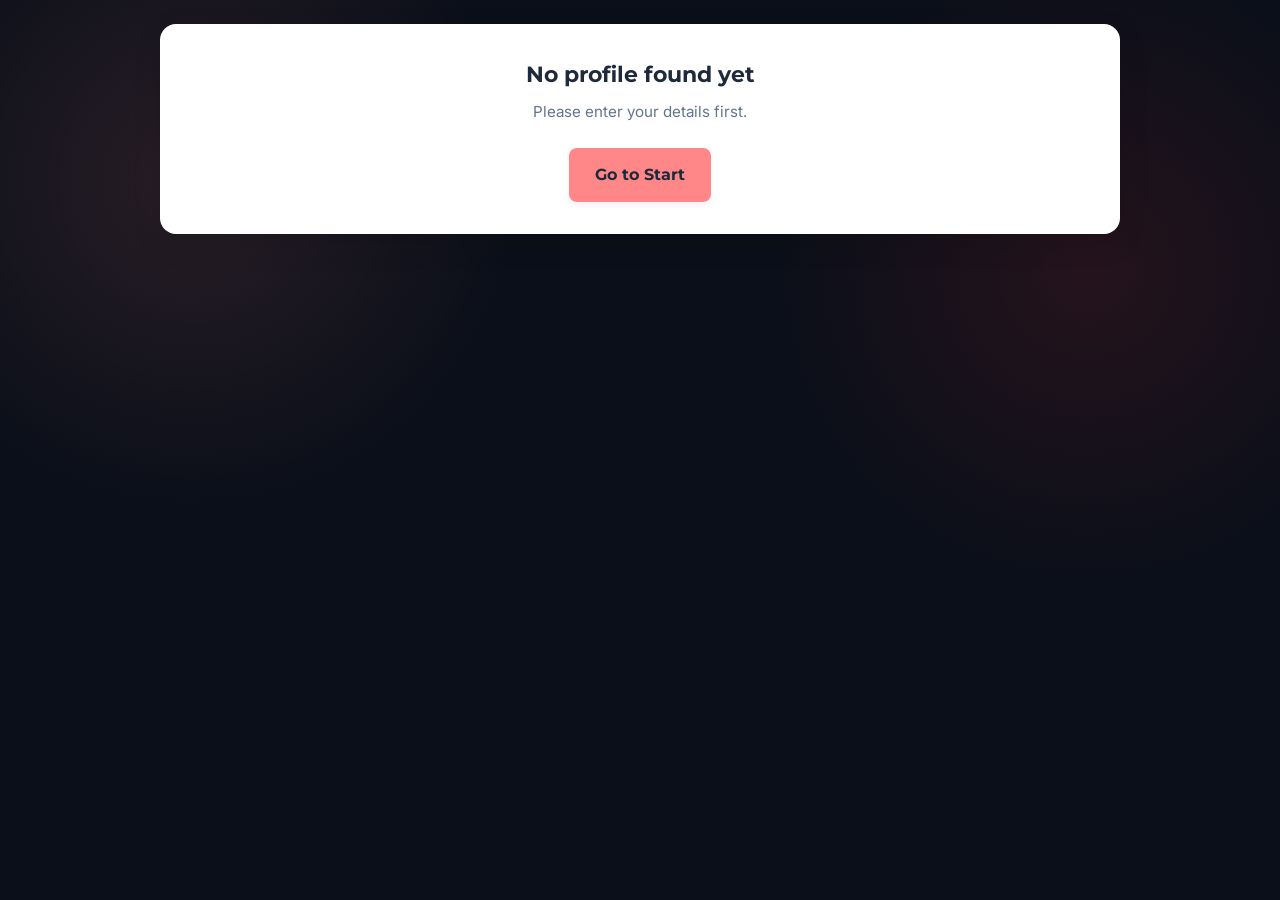
<file: health.html>
<!DOCTYPE html>
<html lang="en">
<head>
<script>(function(){try{var t=localStorage.getItem('npTheme');if(t)document.documentElement.setAttribute('data-theme',t);}catch(e){}})();</script>
<meta charset="UTF-8">
<meta name="viewport" content="width=device-width, initial-scale=1.0">
<title>Health & Body</title>
<link href="https://fonts.googleapis.com/css2?family=Inter:wght@400;500;600;700&family=Montserrat:wght@500;700;800&display=swap" rel="stylesheet">
<link rel="stylesheet" href="shared.css">
</head>
<body class="theme-health">
<button id="themeToggle" class="theme-toggle" onclick="toggleTheme()" aria-label="Toggle dark mode">🌙</button>
<nav class="topnav">
    <a href="dashboard.html">Dashboard</a>
    <a href="overview.html">Numerology Profile</a>
    <a href="personality.html">Personality Profile</a>
    <a href="career.html">Career Fit</a>
    <a href="compatibility.html">Compatibility</a>
    <a href="life-path.html">Life Path</a>
    <a href="health.html" class="active">Health & Body</a>
    <a href="rhythms.html">Daily Rhythms</a>
    <a href="daily.html">Daily Guidance</a>
</nav>
<nav class="topnav" style="margin-top:0.6rem; margin-bottom:1.8rem; opacity:0.9;">
    <a href="index.html">Start Over</a>
    <a href="quiz.html">Self-Check Quiz</a>
    <a href="family.html">Family & Friends</a>
    <a href="glossary.html">Numbers Glossary</a>
    <a href="mydata.html">My Data</a>
</nav>

<div class="container" id="app">
    <div class="brand-header">
        <h1>Your <span>Health & Body</span> Notes</h1>
        <p>A light-touch wellness lens based on your numbers. Not medical advice.</p>
    </div>
</div>

<script src="engine-data.js"></script>
<script src="engine-content.js"></script>
<script src="engine-ui.js"></script>
<script>
const p = requireProfileOrRedirect();
if (p) {
    const el = document.getElementById('app');
    const notice = document.createElement('div');
    notice.className = 'notice';
    notice.innerHTML = "<strong>Please read this first:</strong> Everything on this page is for general reflection only, based on numbers, not on your actual body. It is not a diagnosis, and it should never replace advice from a real doctor. If something feels physically wrong, please see a medical professional rather than relying on this page.";
    el.appendChild(notice);

    // --- Wellness score bars (same style as the Personality page) ---
    const wellness = computeWellness(p.gridCounts, safeDigit(p.mulank));
    const wellPanel = document.createElement('div');
    wellPanel.className = 'panel';
    let wellHTML = `<h2 style="margin-bottom:1.2rem;">Your General Wellness Pattern</h2>
        <p class="sub" style="margin-top:-0.6rem; margin-bottom:1.4rem;">These percentages come from the same number-based method as your Personality page — a tendency, not a test result.</p>`;
    wellness.forEach(w => {
        const bandText = { Low: 'Low', Moderate: 'Moderate', High: 'High', VeryHigh: 'Very High' }[w.band];
        const line = (WELLNESS_LINES[w.key] && WELLNESS_LINES[w.key][w.band]) || '';
        wellHTML += `<div class="trait-row">
            <div class="trait-head">
                <div class="trait-name">${w.label} <span class="trait-band level-${w.band}">${bandText}</span></div>
                <div class="trait-pct">${w.pct}%</div>
            </div>
            <div class="bar-track"><div class="bar-fill" style="width:${w.pct}%;"></div></div>
            <div class="trait-desc">${line}</div>
        </div>`;
    });
    wellPanel.innerHTML = wellHTML;
    el.appendChild(wellPanel);

    const mulankBase = safeDigit(p.mulank);
    let dosha = 'Kapha';
    if ([1,3,9].includes(mulankBase)) dosha = 'Pitta';
    if ([5,7].includes(mulankBase)) dosha = 'Vata';
    const doshaInfo = DOSHA_SIMPLE[dosha];
    const med = MEDICAL_SIMPLE[mulankBase] || MEDICAL_SIMPLE[1];

    const doshaPanel = document.createElement('div');
    doshaPanel.className = 'panel';
    doshaPanel.innerHTML = `
        <div class="elem-card-top"><h2 style="margin:0;">Your Leading Body Type: ${doshaInfo.title}</h2><button class="info-btn" aria-label="Learn more" onclick="openInfo('dosha')">i</button></div>
        <div class="elem-desc" style="margin-top:1rem;">${doshaInfo.text}</div>
        <div class="elem-card" style="margin-top:1rem;">
            <div class="elem-title">Physical Signs</div>
            <div class="elem-desc">${doshaInfo.physicalSigns}</div>
        </div>
        <div class="elem-card">
            <div class="elem-title">Emotional Signs</div>
            <div class="elem-desc">${doshaInfo.emotionalSigns}</div>
        </div>
        <div class="elem-card" style="border-left:4px solid #ef4444;">
            <div class="elem-title">Signs You May Be Out Of Balance</div>
            <div class="elem-desc">${doshaInfo.imbalanceSigns}</div>
        </div>
        <p class="trait-desc" style="margin-top:0.8rem;"><strong>What tends to help:</strong> ${doshaInfo.remedy}</p>
        ${saveButtonHTML(doshaInfo.title, doshaInfo.text + ' What tends to help: ' + doshaInfo.remedy, 'health.html')}`;
    el.appendChild(doshaPanel);

    const medPanel = document.createElement('div');
    medPanel.className = 'panel';
    medPanel.innerHTML = `
        <div class="elem-card-top"><h2 style="margin:0;">Areas Worth Extra Care</h2><button class="info-btn" aria-label="Learn more" onclick="openInfo('medical')">i</button></div>
        <div class="elem-card" style="margin-top:1rem;">
            <div class="elem-title">Areas To Keep An Eye On</div>
            <div class="elem-desc">${med.organs}</div>
        </div>
        <div class="elem-card">
            <div class="elem-title">General Habit Tip</div>
            <div class="elem-desc">${med.diet}</div>
        </div>
        <div class="elem-card">
            <div class="elem-title">Exercise Style That Suits You</div>
            <div class="elem-desc">${med.exercise}</div>
        </div>
        <div class="elem-card">
            <div class="elem-title">When To Get Checked</div>
            <div class="elem-desc">${med.checkup}</div>
        </div>
        <div class="elem-card">
            <div class="elem-title">How Stress Tends To Show Up For You</div>
            <div class="elem-desc">${med.mentalTendency}</div>
        </div>`;
    el.appendChild(medPanel);

    // --- Detailed, specific health patterns (not just organ areas) ---
    const issues = HEALTH_ISSUES_DETAILED[mulankBase] || HEALTH_ISSUES_DETAILED[1];
    const issuesPanel = document.createElement('div');
    issuesPanel.className = 'panel';
    issuesPanel.innerHTML = `
        <h2 style="margin-bottom:0.4rem;">Specific Patterns Linked To Your Number</h2>
        <p class="sub" style="margin-bottom:1rem;">These are common tendencies for your number, not something you necessarily have. Use this as a watch-list, not a checklist of symptoms.</p>
        <div class="elem-card"><ul style="padding-left:1.3rem; line-height:2; color:var(--text-main);">
            ${issues.map(i => `<li>${i}</li>`).join('')}
        </ul></div>`;
    el.appendChild(issuesPanel);

    // --- Self-care checklist ---
    const checklist = SELF_CARE_CHECKLIST[mulankBase] || SELF_CARE_CHECKLIST[1];
    const checklistPanel = document.createElement('div');
    checklistPanel.className = 'panel';
    checklistPanel.innerHTML = `
        <h2 style="margin-bottom:1rem;">A Simple Self-Care Checklist For You</h2>
        <div class="elem-card"><ul style="padding-left:1.3rem; line-height:2; color:var(--text-main);">
            ${checklist.map(i => `<li>${i}</li>`).join('')}
        </ul></div>`;
    el.appendChild(checklistPanel);

    // Biological grid deficiencies (missing numbers)
    const missing = [1,2,3,4,5,6,7,8,9].filter(n => !(p.gridCounts[n] > 0));
    const defPanel = document.createElement('div');
    defPanel.className = 'panel';
    let defHTML = `<h2 style="margin-bottom:1rem;">Areas That May Need A Bit More Support</h2>`;
    if (missing.length === 0) {
        defHTML += `<p class="elem-desc">Your chart has every number present — a well-rounded, balanced spread.</p>`;
    } else {
        defHTML += missing.map(n => `<div class="elem-card"><div class="elem-title">Missing ${n}</div><div class="elem-desc">${MEDICAL_DEFICIENCY_SIMPLE[n]}</div></div>`).join('');
    }
    defPanel.innerHTML = defHTML;
    el.appendChild(defPanel);

    // --- Symptom-first lookup: start from a concern instead of a number ---
    const symptomPanel = document.createElement('div');
    symptomPanel.className = 'panel';
    let symptomHTML = `<h2 style="margin-bottom:0.4rem;">Have A Specific Concern?</h2>
        <p class="sub" style="margin-bottom:1.2rem;">Instead of reading number-first, start from what's actually bothering you.</p>
        <select id="symptomSelect" style="width:100%; padding:0.75rem 0.9rem; border:1px solid var(--border-color); border-radius:8px; margin-bottom:1rem; background:var(--surface-color); color:var(--text-main);">
            <option value="">Choose a concern...</option>`;
    SYMPTOM_MAP.forEach(s => { symptomHTML += `<option value="${s.key}">${s.label}</option>`; });
    symptomHTML += `</select><div id="symptomResult" aria-live="polite"></div>`;
    symptomPanel.innerHTML = symptomHTML;
    el.appendChild(symptomPanel);

    document.getElementById('symptomSelect').addEventListener('change', function() {
        const box = document.getElementById('symptomResult');
        if (!this.value) { box.innerHTML = ''; return; }
        const result = lookupSymptom(this.value, p);
        box.innerHTML = `<div class="elem-card">
            <div class="elem-title">${result.label}</div>
            <div class="elem-desc">${result.note}</div>
            <p class="trait-desc" style="margin-top:0.6rem;"><strong>For you specifically:</strong> ${result.verdict}</p>
            ${saveButtonHTML(result.label + ' (Symptom Lookup)', result.note + ' ' + result.verdict, 'health.html')}
        </div>`;
    });

    const bottomNotice = document.createElement('div');
    bottomNotice.className = 'notice';
    bottomNotice.textContent = "Reminder: this page reflects patterns in numbers, not test results from your body. Please treat it as a light, general prompt for self-care — always check with a doctor for real symptoms.";
    el.appendChild(bottomNotice);
}
</script>
</body>
</html>
</file>
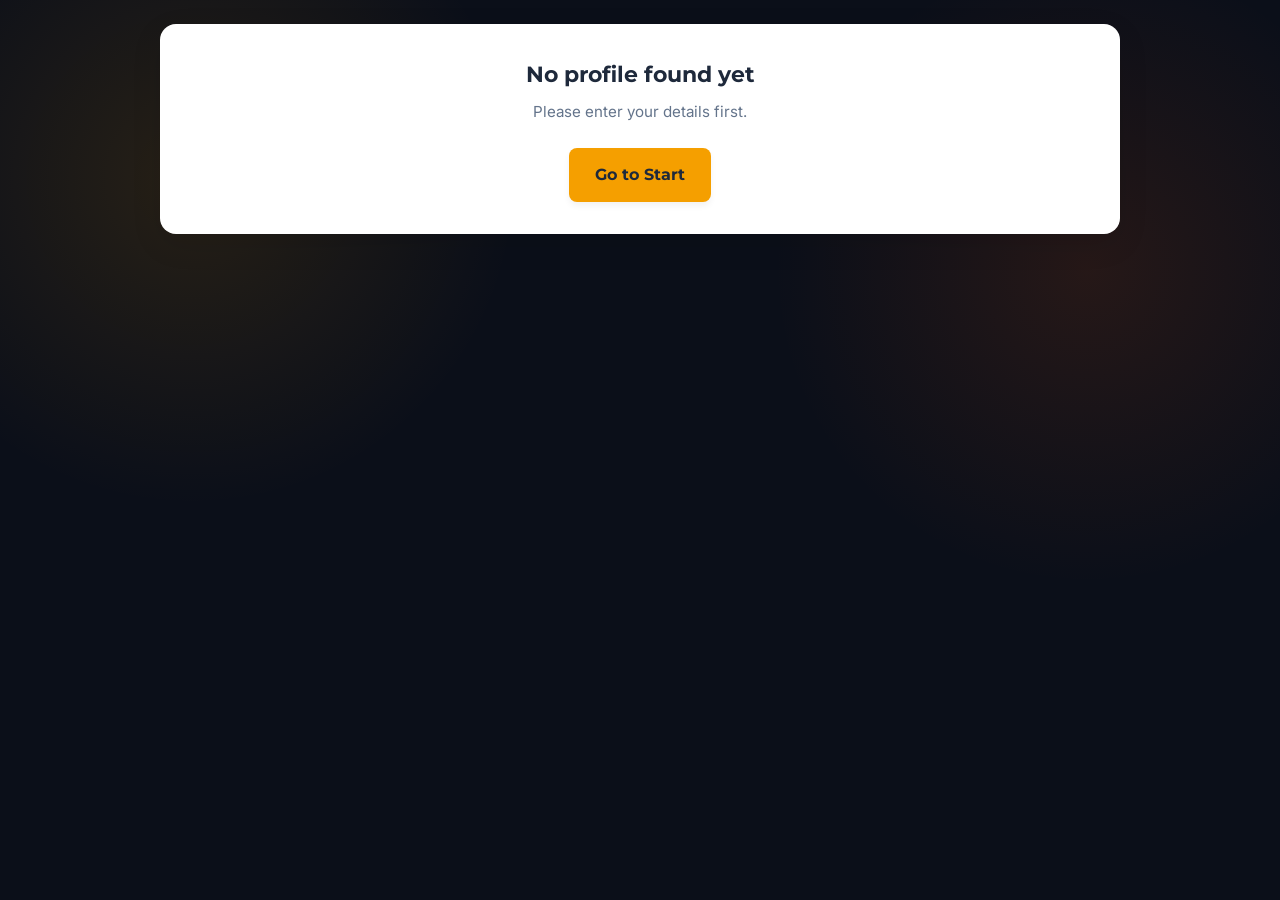
<file: life-path.html>
<!DOCTYPE html>
<html lang="en">
<head>
<script>(function(){try{var t=localStorage.getItem('npTheme');if(t)document.documentElement.setAttribute('data-theme',t);}catch(e){}})();</script>
<meta charset="UTF-8">
<meta name="viewport" content="width=device-width, initial-scale=1.0">
<title>Life Path</title>
<link href="https://fonts.googleapis.com/css2?family=Inter:wght@400;500;600;700&family=Montserrat:wght@500;700;800&display=swap" rel="stylesheet">
<link rel="stylesheet" href="shared.css">
</head>
<body class="theme-life">
<button id="themeToggle" class="theme-toggle" onclick="toggleTheme()" aria-label="Toggle dark mode">🌙</button>
<nav class="topnav">
    <a href="dashboard.html">Dashboard</a>
    <a href="overview.html">Numerology Profile</a>
    <a href="personality.html">Personality Profile</a>
    <a href="career.html">Career Fit</a>
    <a href="compatibility.html">Compatibility</a>
    <a href="life-path.html" class="active">Life Path</a>
    <a href="health.html">Health & Body</a>
    <a href="rhythms.html">Daily Rhythms</a>
    <a href="daily.html">Daily Guidance</a>
</nav>
<nav class="topnav" style="margin-top:0.6rem; margin-bottom:1.8rem; opacity:0.9;">
    <a href="index.html">Start Over</a>
    <a href="quiz.html">Self-Check Quiz</a>
    <a href="family.html">Family & Friends</a>
    <a href="glossary.html">Numbers Glossary</a>
    <a href="mydata.html">My Data</a>
</nav>

<div class="container" id="app">
    <div class="brand-header">
        <h1>Your <span>Life Path</span> Over Time</h1>
        <p>The bigger eras, milestones, and lessons your numbers point to.</p>
    </div>
</div>

<script src="engine-data.js"></script>
<script src="engine-content.js"></script>
<script src="engine-ui.js"></script>
<script>
const p = requireProfileOrRedirect();
if (p) {
    const el = document.getElementById('app');
    const pc = computePinnaclesChallenges(p.month, p.day, p.year);
    const age1 = 36 - safeDigit(p.bhagyank);

    // --- Pinnacles & Challenges ---
    const pcPanel = document.createElement('div');
    pcPanel.className = 'panel';
    let pcHTML = `<div class="elem-card-top"><h2 style="margin:0;">Four Eras Of Your Life</h2><button class="info-btn" aria-label="Learn more" onclick="openInfo('pinnaclesChallenges')">i</button></div>`;
    const eras = [
        [`Ages 0–${age1}`, pc.pin1, pc.chal1],
        [`Ages ${age1+1}–${age1+9}`, pc.pin2, pc.chal2],
        [`Ages ${age1+10}–${age1+18}`, pc.pin3, pc.chal3],
        [`Ages ${age1+19} onward`, pc.pin4, pc.chal4]
    ];
    eras.forEach(([label, pin, chal]) => {
        const eraText = `This tends to be ${PINNACLE_SIMPLE[pin] || 'a distinctive personal period'}. Main challenge: ${CHALLENGE_SIMPLE[chal] !== undefined ? CHALLENGE_SIMPLE[chal] : CHALLENGE_SIMPLE[0]}.`;
        pcHTML += `<div class="elem-card" style="margin-top:1rem;">
            <div class="elem-title">${label}</div>
            <div class="elem-desc">This tends to be ${PINNACLE_SIMPLE[pin] || 'a distinctive personal period'}.<br><br>
            <strong>Main challenge:</strong> ${CHALLENGE_SIMPLE[chal] !== undefined ? CHALLENGE_SIMPLE[chal] : CHALLENGE_SIMPLE[0]}.</div>
            ${saveButtonHTML(label, eraText, 'life-path.html')}
        </div>`;
    });
    pcPanel.innerHTML = pcHTML;
    el.appendChild(pcPanel);

    // --- Turning points ---
    const tpPanel = document.createElement('div');
    tpPanel.className = 'panel';
    tpPanel.innerHTML = `
        <div class="elem-card-top"><h2 style="margin:0;">Ages To Watch</h2><button class="info-btn" aria-label="Learn more" onclick="openInfo('turningPoints')">i</button></div>
        <div class="elem-card" style="margin-top:1rem;">
            <div class="elem-desc">${TURNING_POINT_SIMPLE[safeDigit(p.bhagyank)] || 'No specific pattern found for this number.'}</div>
        </div>`;
    el.appendChild(tpPanel);

    // --- Marriage / family timing ---
    const today = new Date();
    const py = personalYear(p.month, p.day, today.getFullYear());
    const monthNames = ["January","February","March","April","May","June","July","August","September","October","November","December"];
    let marriageText, familyText;
    if ([2,3,6].includes(py)) {
        const goodMonths = [];
        for (let m = 1; m <= 12; m++) { if ([2,3,6].includes(personalMonth(py, m))) goodMonths.push(monthNames[m-1]); }
        marriageText = { band: 'band-Low', text: `You're in a Personal Year ${py}, which tends to favour unions and commitment. The best-aligned months this year look like ${goodMonths.join(', ')}.` };
    } else {
        const years = [];
        for (let i = 1; i <= 10; i++) { const cy = today.getFullYear() + i; if ([2,3,6].includes(personalYear(p.month, p.day, cy))) years.push(cy); }
        marriageText = { band: 'band-Moderate', text: `Your current year isn't the strongest for this. The next more favourable years look like ${years.slice(0,2).join(' and ')}.` };
    }
    if ([3,6,9].includes(py)) {
        const goodMonths = [];
        for (let m = 1; m <= 12; m++) { if ([3,6,9].includes(personalMonth(py, m))) goodMonths.push(monthNames[m-1]); }
        familyText = { band: 'band-Low', text: `You're in a Personal Year ${py}, a good window for family growth. The best-aligned months this year look like ${goodMonths.join(', ')}.` };
    } else {
        const years = [];
        for (let i = 1; i <= 10; i++) { const cy = today.getFullYear() + i; if ([3,6,9].includes(personalYear(p.month, p.day, cy))) years.push(cy); }
        familyText = { band: 'band-Moderate', text: `Your current year is more neutral for this. The next more favourable years look like ${years.slice(0,2).join(' and ')}.` };
    }
    const romantic = ROMANCE_SIMPLE[safeDigit(p.heartDesire)] || ROMANCE_SIMPLE[1];

    const lifePanel = document.createElement('div');
    lifePanel.className = 'panel';
    lifePanel.innerHTML = `
        <div class="elem-card-top"><h2 style="margin:0;">Relationships & Family Timing</h2><button class="info-btn" aria-label="Learn more" onclick="openInfo('eventTiming')">i</button></div>
        <div class="elem-card" style="margin-top:1rem;">
            <div class="elem-title">${romantic.title}</div>
            <div class="elem-desc">${romantic.text}</div>
        </div>
        <div class="elem-card">
            <div class="elem-card-top"><div class="elem-title">Marriage / Commitment Timing <span class="trait-band ${marriageText.band}">${marriageText.band === 'band-Low' ? 'Favourable Now' : 'Be Patient'}</span></div></div>
            <div class="elem-desc">${marriageText.text}</div>
        </div>
        <div class="elem-card">
            <div class="elem-card-top"><div class="elem-title">Family Growth Timing <span class="trait-band ${familyText.band}">${familyText.band === 'band-Low' ? 'Favourable Now' : 'Be Patient'}</span></div></div>
            <div class="elem-desc">${familyText.text}</div>
        </div>`;
    el.appendChild(lifePanel);

    // --- Karmic debts ---
    const upperName = p.fullName.toUpperCase().replace(/[^A-Z]/g, '');
    let nameBaseSum = 0;
    const presentNameNumbers = new Set();
    for (let ch of upperName) { const v = chaldeanMap[ch] || 0; if (v > 0) { nameBaseSum += v; presentNameNumbers.add(v); } }
    let destinyBaseSum = 0;
    for (let ch of `${p.day}${p.month}${p.year}`) { const n = parseInt(ch, 10); if (!isNaN(n)) destinyBaseSum += n; }
    const debtCandidates = [p.day, destinyBaseSum, nameBaseSum].filter(n => [13,14,16,19].includes(n));

    const karmicPanel = document.createElement('div');
    karmicPanel.className = 'panel';
    let karmicHTML = `<div class="elem-card-top"><h2 style="margin:0;">Karmic Debts & Lessons</h2><button class="info-btn" aria-label="Learn more" onclick="openInfo('karmicDebt')">i</button></div>`;
    if (debtCandidates.length > 0) {
        [...new Set(debtCandidates)].forEach(d => {
            karmicHTML += `<div class="elem-card" style="margin-top:1rem;"><div class="elem-title">Debt Number ${d}</div><div class="elem-desc">${KARMIC_DEBT_SIMPLE[d]}</div></div>`;
        });
    } else {
        karmicHTML += `<p class="elem-desc" style="margin-top:1rem;">None of the classic karmic debt numbers (13, 14, 16, 19) turned up in your core numbers.</p>`;
    }
    const missingLessons = [1,2,3,4,5,6,7,8,9].filter(n => !presentNameNumbers.has(n));
    karmicHTML += `<div class="elem-card-top" style="margin-top:1.5rem;"><div class="elem-title">Karmic Lessons</div><button class="info-btn" aria-label="Learn more" onclick="openInfo('karmicLesson')">i</button></div>`;
    if (missingLessons.length > 0) {
        karmicHTML += missingLessons.map(n => `<div class="elem-card"><div class="elem-title">Missing ${n}</div><div class="elem-desc">${KARMIC_LESSON_SIMPLE[n]}</div></div>`).join('');
    } else {
        karmicHTML += `<p class="elem-desc">Your name contains every number from 1 to 9 — no missing lessons here.</p>`;
    }
    karmicPanel.innerHTML = karmicHTML;
    el.appendChild(karmicPanel);

    // --- Significance panel: what PY / PM / PD mean, shown once up top ---
    const nowDate = new Date();
    const nowPy = personalYear(p.month, p.day, nowDate.getFullYear());
    const nowPm = personalMonth(nowPy, nowDate.getMonth() + 1);
    const nowPd = personalDayNum(nowPm, nowDate.getDate());
    const sigPanel = document.createElement('div');
    sigPanel.className = 'panel';
    sigPanel.innerHTML = `
        <h2 style="margin-bottom:0.3rem;">Understanding Year, Month & Day Numbers</h2>
        <p class="sub" style="margin-bottom:1.2rem;">The timeline below stacks three layers: a Personal Year sets the big theme, a Personal Month narrows it down, and a Personal Day is the specific reading for one date.</p>
        <div class="elem-card">
            <div class="elem-card-top"><div class="elem-title">Personal Year <span class="num">${nowPy}</span> (right now)</div><button class="info-btn" aria-label="Learn more" onclick="openInfo('personalYearNum')">i</button></div>
            <div class="elem-desc">Right now, ${YEAR_ENERGY[nowPy]}.</div>
        </div>
        <div class="elem-card">
            <div class="elem-card-top"><div class="elem-title">Personal Month <span class="num">${nowPm}</span> (right now)</div><button class="info-btn" aria-label="Learn more" onclick="openInfo('personalMonthNum')">i</button></div>
            <div class="elem-desc">${MONTH_ENERGY[nowPm]}</div>
        </div>
        <div class="elem-card">
            <div class="elem-card-top"><div class="elem-title">Personal Day <span class="num">${nowPd}</span> (today)</div><button class="info-btn" aria-label="Learn more" onclick="openInfo('personalDay')">i</button></div>
            <div class="elem-desc">${PD_CORE[nowPd]}</div>
        </div>
    `;
    el.appendChild(sigPanel);

    // --- 31-Year Timeline (5 years back, this year, and 25 years ahead) ---
    const PERIOD_THEME = {1:"New beginnings",2:"Patience & partnership",3:"Growth & expression",4:"Hard work & structure",5:"Change & freedom",6:"Family & responsibility",7:"Reflection & study",8:"Achievement & power",9:"Completion & release"};
    const MONTH_NAMES = ["January","February","March","April","May","June","July","August","September","October","November","December"];
    const startYear = nowDate.getFullYear() - 5;

    const timelinePanel = document.createElement('div');
    timelinePanel.className = 'panel';
    timelinePanel.innerHTML = `<h2 style="margin-bottom:0.4rem;">Your 31-Year Timeline</h2>
        <p class="sub" style="margin-bottom:1.2rem;">Open a year, then a month, to see that month as a real calendar. Today's Personal Year, Month, and Day are all marked. Tap any date for its own unique reading.</p>
        <div id="timelineRoot"></div>`;
    el.appendChild(timelinePanel);
    const timelineRoot = timelinePanel.querySelector('#timelineRoot');

    for (let i = 0; i < 31; i++) {
        const year = startYear + i;
        const py = personalYear(p.month, p.day, year);
        const isCurrentYear = year === nowDate.getFullYear();
        const yearDetails = document.createElement('details');
        yearDetails.className = 'timeline-year';
        if (isCurrentYear) yearDetails.open = true;
        yearDetails.innerHTML = `<summary>${year}${isCurrentYear ? ' — Current Year' : ''} · Personal Year ${py}: ${PERIOD_THEME[py]} <span>▾</span></summary>
            <div class="timeline-body timeline-month-list"></div>`;
        let monthsBuilt = false;
        function buildMonths() {
            if (monthsBuilt) return;
            monthsBuilt = true;
            const monthList = yearDetails.querySelector('.timeline-month-list');
            for (let mo = 1; mo <= 12; mo++) {
                const pmVal = personalMonth(py, mo);
                const isCurrentMonth = isCurrentYear && (mo === nowDate.getMonth() + 1);
                const monthDetails = document.createElement('details');
                monthDetails.className = 'timeline-month';
                if (isCurrentMonth) monthDetails.open = true;
                monthDetails.innerHTML = `<summary>${MONTH_NAMES[mo-1]}${isCurrentMonth ? ' — Current Month' : ''} · Personal Month ${pmVal}: ${PERIOD_THEME[pmVal]} <span>▾</span></summary>
                    <div class="timeline-body cal-holder"></div>`;
                let calBuilt = false;
                function buildCal() {
                    if (calBuilt) return;
                    calBuilt = true;
                    const holder = monthDetails.querySelector('.cal-holder');
                    holder.innerHTML = buildCalendarHTML(year, mo, p);
                    bindCalendarClicks(holder);
                }
                monthDetails.addEventListener('toggle', function() { if (monthDetails.open) buildCal(); });
                if (isCurrentMonth) buildCal();
                monthList.appendChild(monthDetails);
            }
        }
        yearDetails.addEventListener('toggle', function() { if (yearDetails.open) buildMonths(); });
        if (isCurrentYear) buildMonths();
        timelineRoot.appendChild(yearDetails);
    }
}
</script>
</body>
</html>
</file>
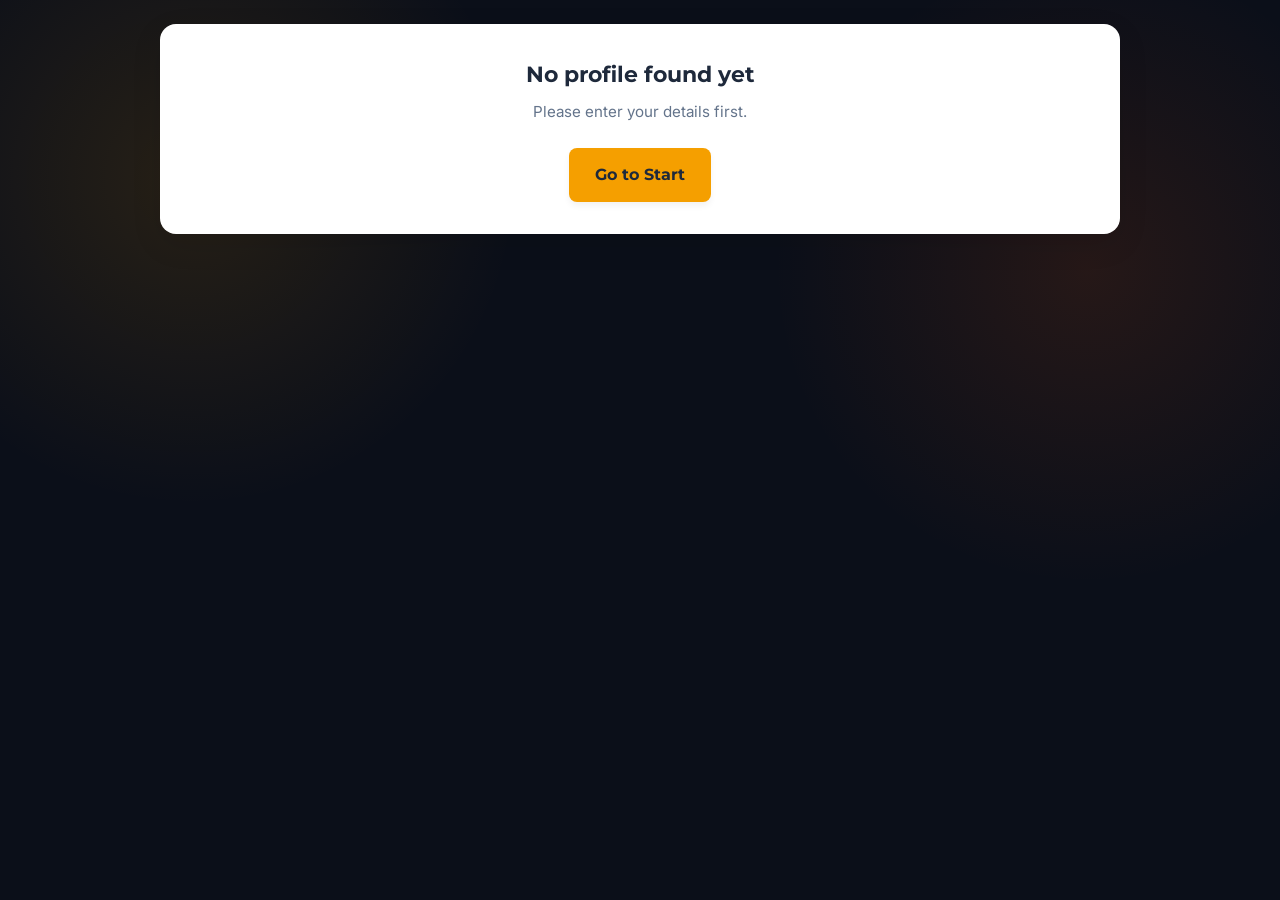
<file: mydata.html>
<!DOCTYPE html>
<html lang="en">
<head>
<script>(function(){try{var t=localStorage.getItem('npTheme');if(t)document.documentElement.setAttribute('data-theme',t);}catch(e){}})();</script>
<meta charset="UTF-8">
<meta name="viewport" content="width=device-width, initial-scale=1.0">
<title>My Data</title>
<link href="https://fonts.googleapis.com/css2?family=Inter:wght@400;500;600;700&family=Montserrat:wght@500;700;800&display=swap" rel="stylesheet">
<link rel="stylesheet" href="shared.css">
</head>
<body class="theme-life">
<button id="themeToggle" class="theme-toggle" onclick="toggleTheme()" aria-label="Toggle dark mode">🌙</button>
<nav class="topnav">
    <a href="dashboard.html">Dashboard</a>
    <a href="overview.html">Numerology Profile</a>
    <a href="personality.html">Personality Profile</a>
    <a href="career.html">Career Fit</a>
    <a href="compatibility.html">Compatibility</a>
    <a href="life-path.html">Life Path</a>
    <a href="health.html">Health & Body</a>
    <a href="rhythms.html">Daily Rhythms</a>
    <a href="daily.html">Daily Guidance</a>
</nav>
<nav class="topnav" style="margin-top:0.6rem; margin-bottom:1.8rem; opacity:0.9;">
    <a href="index.html">Start Over</a>
    <a href="quiz.html">Self-Check Quiz</a>
    <a href="family.html">Family & Friends</a>
    <a href="glossary.html">Numbers Glossary</a>
    <a href="mydata.html" class="active">My Data</a>
</nav>

<div class="container" id="app">
    <div class="brand-header">
        <h1>My <span>Data</span></h1>
        <p>Everything here lives only in this browser. Back it up so you never lose it.</p>
    </div>
</div>

<script src="engine-data.js"></script>
<script src="engine-content.js"></script>
<script src="engine-ui.js"></script>
<script>
const p = requireProfileOrRedirect();
if (p) {
    const el = document.getElementById('app');

    // --- Backup / Restore ---
    const backupPanel = document.createElement('div');
    backupPanel.className = 'panel';
    backupPanel.innerHTML = `
        <h2 style="margin-bottom:0.4rem;">Backup & Restore</h2>
        <p class="sub" style="margin-bottom:1.2rem;">Since nothing is stored on a server, clearing your browser data would erase everything. Download a backup file now and then, just in case.</p>
        <div style="display:flex; gap:0.8rem; flex-wrap:wrap;">
            <button class="btn small gold" id="exportBtn">Download My Backup</button>
        </div>
        <div style="margin-top:1.2rem; display:flex; gap:0.8rem; flex-wrap:wrap; align-items:center;">
            <input type="file" id="importFile" accept="application/json">
            <button class="btn small" id="importBtn">Restore From File</button>
        </div>
        <p aria-live="polite" id="importMsg" style="margin-top:0.8rem; font-size:0.9rem;"></p>
    `;
    el.appendChild(backupPanel);
    document.getElementById('exportBtn').addEventListener('click', () => exportAllData());
    document.getElementById('importBtn').addEventListener('click', function() {
        const f = document.getElementById('importFile');
        const msg = document.getElementById('importMsg');
        if (!f.files || !f.files[0]) { msg.textContent = 'Please choose a backup file first.'; return; }
        importAllData(f.files[0], function(ok) {
            msg.textContent = ok ? 'Restored! Refreshing...' : "That file couldn't be read.";
            if (ok) setTimeout(() => location.reload(), 800);
        });
    });

    // --- Shareable sync link (move to another device, no server) ---
    const syncPanel = document.createElement('div');
    syncPanel.className = 'panel';
    syncPanel.innerHTML = `
        <h2 style="margin-bottom:0.4rem;">Move To Another Device</h2>
        <p class="sub" style="margin-bottom:1.2rem;">This creates a link with your whole profile built into it. Open that link on your phone or another browser to load the same profile there — nothing is uploaded anywhere.</p>
        <button class="btn small" id="syncLinkBtn">Generate My Link</button>
        <div id="syncLinkResult" style="margin-top:1rem;"></div>
    `;
    el.appendChild(syncPanel);
    document.getElementById('syncLinkBtn').addEventListener('click', function() {
        const link = buildSyncLink(p);
        const box = document.getElementById('syncLinkResult');
        if (!link) { box.innerHTML = '<p class="error-msg">Could not generate a link right now.</p>'; return; }
        box.innerHTML = `
            <textarea readonly rows="3" style="width:100%; padding:0.75rem; border:1px solid var(--border-color); border-radius:8px; font-size:0.82rem; background:var(--surface-secondary); color:var(--text-main);">${link}</textarea>
            <p class="trait-desc" style="margin-top:0.6rem;">Copy this link and open it on the other device. It will ask before overwriting anything already saved there.</p>
        `;
    });

    // --- Shareable summary card ---
    const cardPanel = document.createElement('div');
    cardPanel.className = 'panel';
    cardPanel.innerHTML = `
        <h2 style="margin-bottom:0.4rem;">Shareable Summary Card</h2>
        <p class="sub" style="margin-bottom:1.2rem;">Download a simple image with your core numbers — nice to keep or share.</p>
        <button class="btn small" id="cardBtn">Download My Summary Card</button>
    `;
    el.appendChild(cardPanel);
    document.getElementById('cardBtn').addEventListener('click', () => downloadSummaryCard(p));

    // --- Milestone / anniversary tracker ---
    const msPanel = document.createElement('div');
    msPanel.className = 'panel';
    msPanel.innerHTML = `
        <h2 style="margin-bottom:0.4rem;">Milestones & Anniversaries</h2>
        <p class="sub" style="margin-bottom:1.2rem;">Save a recurring date — an anniversary, a work start date — and see its numerology reading for this year.</p>
        <div class="grid-2">
            <div class="field"><label for="msLabel">What is it?</label><input type="text" id="msLabel" placeholder="e.g., Wedding Anniversary"></div>
            <div class="field"><label for="msDate">Date (year doesn't matter)</label><input type="date" id="msDate"></div>
        </div>
        <button class="btn small" id="msAddBtn">Save This Date</button>
        <div aria-live="polite" id="msList" style="margin-top:1.2rem;"></div>
    `;
    el.appendChild(msPanel);

    function renderMilestones() {
        const list = loadMilestones();
        const container = document.getElementById('msList');
        if (!list.length) { container.innerHTML = `<p class="sub">No dates saved yet.</p>`; return; }
        const today = new Date();
        let html = '';
        list.forEach(m => {
            let year = today.getFullYear();
            let next = new Date(year, m.month - 1, m.day);
            if (next < today) { year++; }
            const pred = buildDatePrediction(m.day, m.month, year, p.day, p.month);
            html += `<div class="elem-card">
                <div class="elem-card-top">
                    <div class="elem-title">${m.label} — ${m.day}/${m.month}</div>
                    <button class="family-remove" data-id="${m.id}">Remove</button>
                </div>
                <div class="elem-desc">Next occurrence (${year}): Personal Day ${pred.pd}. ${pred.core}</div>
                <button class="btn small" style="margin-top:0.7rem;" onclick="openDayModal(${year}, ${m.month}, ${m.day})">Full Reading</button>
            </div>`;
        });
        container.innerHTML = html;
        container.querySelectorAll('.family-remove').forEach(btn => {
            btn.addEventListener('click', function() { deleteMilestone(btn.dataset.id); renderMilestones(); });
        });
    }
    document.getElementById('msAddBtn').addEventListener('click', function() {
        const label = document.getElementById('msLabel').value.trim();
        const date = document.getElementById('msDate').value;
        if (!label || !date) return;
        const [, mm, dd] = date.split('-').map(v => parseInt(v, 10));
        addMilestone(label, dd, mm);
        document.getElementById('msLabel').value = '';
        document.getElementById('msDate').value = '';
        renderMilestones();
    });
    renderMilestones();

    // --- Personal Notebook ---
    const notePanel = document.createElement('div');
    notePanel.className = 'panel';
    notePanel.innerHTML = `<h2 style="margin-bottom:0.4rem;">My Notebook</h2>
        <p class="sub" style="margin-bottom:1.2rem;">Anything you tapped "☆ Save" on across the app shows up here.</p>
        <div id="noteList"></div>`;
    el.appendChild(notePanel);

    // --- Self-test link ---
    const qaPanel = document.createElement('div');
    qaPanel.className = 'panel';
    qaPanel.style.textAlign = 'center';
    qaPanel.innerHTML = `<p class="sub" style="margin-bottom:0.8rem;">Curious whether your copy of this app is working correctly?</p>
        <a class="btn small" href="qa.html">Run The Self-Test</a>`;
    el.appendChild(qaPanel);

    function renderNotes() {
        const notes = loadNotes();
        const container = document.getElementById('noteList');
        if (!notes.length) { container.innerHTML = `<p class="sub">Nothing saved yet — look for the ☆ Save button on cards across the app.</p>`; return; }
        let html = '';
        notes.forEach(n => {
            html += `<div class="elem-card">
                <div class="elem-card-top">
                    <div class="elem-title">${n.title}</div>
                    <button class="family-remove" data-id="${n.id}">Remove</button>
                </div>
                <div class="elem-desc">${n.text}</div>
                <p class="trait-desc" style="margin-top:0.5rem;">Saved ${new Date(n.savedAt).toLocaleDateString()}${n.sourcePage ? ' from ' + n.sourcePage : ''}</p>
            </div>`;
        });
        container.innerHTML = html;
        container.querySelectorAll('.family-remove').forEach(btn => {
            btn.addEventListener('click', function() { deleteNote(btn.dataset.id); renderNotes(); });
        });
    }
    renderNotes();
}
</script>
</body>
</html>
</file>
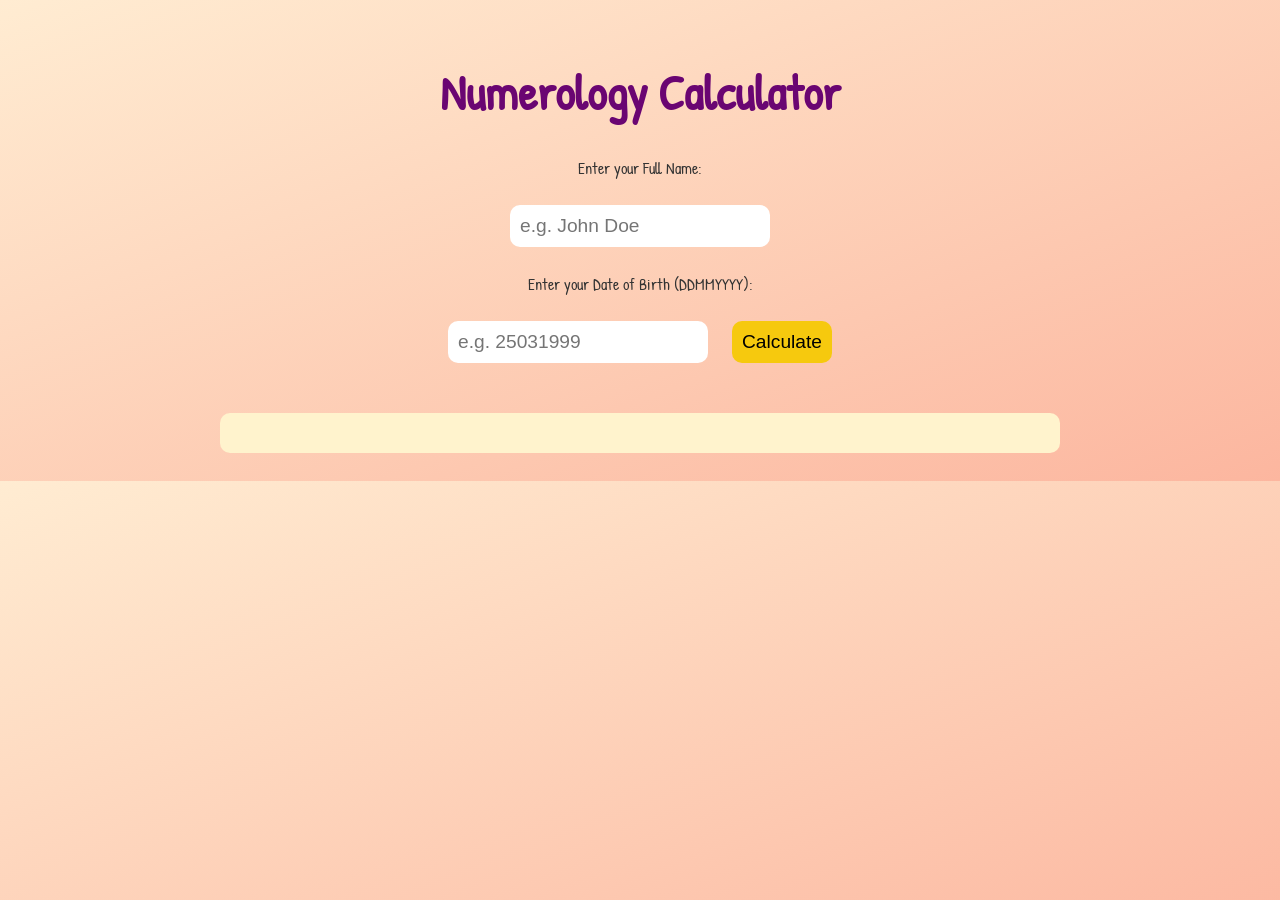
<file: Numerology Website.html>
<!DOCTYPE html>
<html lang="en">

<head>
  <meta charset="UTF-8" />
  <meta name="viewport" content="width=device-width, initial-scale=1.0" />
  <title>Numerology Calculator</title>
  <link href="https://fonts.googleapis.com/css2?family=Patrick+Hand&display=swap" rel="stylesheet">
  <style>
    body {
      font-family: 'Patrick Hand', cursive;
      background: linear-gradient(to bottom right, #ffecd2, #fcb69f);
      color: #333;
      text-align: center;
      padding: 20px;
    }

    h1 {
      color: #6a0572;
      font-size: 3em;
    }

    input, button {
      padding: 10px;
      margin: 10px;
      font-size: 1.2em;
      border: none;
      border-radius: 10px;
    }

    button {
      background-color: #f6c90e;
      color: #000;
      cursor: pointer;
    }

    .grid {
      display: grid;
      grid-template-columns: repeat(3, 60px);
      grid-gap: 10px;
      justify-content: center;
      margin-top: 20px;
    }

    .cell {
      width: 60px;
      height: 60px;
      background-color: #fdf1e7;
      border: 2px solid #333;
      border-radius: 10px;
      font-size: 1.5em;
      display: flex;
      align-items: center;
      justify-content: center;
    }

    .prediction {
      background-color: #fff3cd;
      border-radius: 10px;
      padding: 20px;
      margin-top: 20px;
      max-width: 800px;
      margin-left: auto;
      margin-right: auto;
    }
  </style>
</head>

<body>
  <h1>Numerology Calculator</h1>
  <p>Enter your Full Name:</p>
  <input type="text" id="fullname" placeholder="e.g. John Doe">
  <p>Enter your Date of Birth (DDMMYYYY):</p>
  <input type="text" id="dob" maxlength="8" placeholder="e.g. 25031999">
  <button onclick="calculateNumerology()">Calculate</button>

  <div id="gridContainer" class="grid"></div>
  <div id="prediction" class="prediction"></div>

  <script>
    function reduceToSingleDigit(num) {
      while (num > 9 && num !== 11 && num !== 22 && num !== 33) {
        num = num.toString().split('').reduce((a, b) => a + parseInt(b), 0);
      }
      return num;
    }

    function letterValue(char) {
      const alphabet = 'abcdefghijklmnopqrstuvwxyz';
      return alphabet.indexOf(char.toLowerCase()) + 1;
    }

    function getHeartNumber(name) {
      const vowels = 'aeiou';
      const sum = name.toLowerCase().split('').filter(ch => vowels.includes(ch)).map(letterValue).reduce((a, b) => a + b, 0);
      return reduceToSingleDigit(sum);
    }

    function getPersonalityNumber(name) {
      const vowels = 'aeiou';
      const sum = name.toLowerCase().split('').filter(ch => !vowels.includes(ch) && /[a-z]/.test(ch)).map(letterValue).reduce((a, b) => a + b, 0);
      return reduceToSingleDigit(sum);
    }

    function getLifeNumber(dob) {
      const sum = dob.split('').reduce((a, b) => a + parseInt(b), 0);
      return reduceToSingleDigit(sum);
    }

    function getDestinyNumber(name) {
      const sum = name.toLowerCase().replace(/[^a-z]/g, '').split('').map(letterValue).reduce((a, b) => a + b, 0);
      return reduceToSingleDigit(sum);
    }

    function getBirthdayNumber(dob) {
      return reduceToSingleDigit(parseInt(dob.slice(0, 2)));
    }

    function getMarriageYears(dob) {
      const birthYear = parseInt(dob.slice(4));
      return [birthYear + 24, birthYear + 28, birthYear + 32];
    }

    function getKarmicDebtNumbers(name, dob) {
      const allNums = [getLifeNumber(dob), getDestinyNumber(name), getHeartNumber(name)];
      return allNums.filter(n => [13, 14, 16, 19].includes(n));
    }

    function getPersonalYearNumber(dob) {
      const today = new Date();
      const year = today.getFullYear().toString();
      const dobMonthDay = dob.slice(0, 4);
      const total = dobMonthDay + year;
      const sum = total.split('').reduce((a, b) => a + parseInt(b), 0);
      return reduceToSingleDigit(sum);
    }

    function getPersonalMonthNumber(personalYear) {
      const month = new Date().getMonth() + 1;
      return reduceToSingleDigit(personalYear + month);
    }

    function getPersonalDayNumber(personalMonth) {
      const day = new Date().getDate();
      return reduceToSingleDigit(personalMonth + day);
    }

    function getDreamNumber(name) {
      return getHeartNumber(name);
    }

    function getPlanetForNumber(num) {
      const planets = {
        1: 'Sun', 2: 'Moon', 3: 'Jupiter', 4: 'Rahu', 5: 'Mercury', 6: 'Venus',
        7: 'Ketu', 8: 'Saturn', 9: 'Mars'
      };
      return planets[num] || 'Unknown';
    }

    function getPredictionText(number) {
      const meanings = {
        1: "You are a born leader. Your path is to initiate, create, and inspire. Challenges may include stubbornness, but your potential to lead is unmatched.",
        2: "Harmony is your goal. You excel in partnerships and diplomacy. Sensitivity can make you emotional, but you bring people together.",
        3: "Creativity flows through you. You are here to express joy, art, and communication. At times, you must guard against superficiality.",
        4: "You build strong foundations. Stability and hard work define your journey. Avoid being overly rigid and embrace flexibility.",
        5: "Adventure is your theme. Embrace freedom and change, but be mindful of restlessness and impulsivity. You bring excitement to others.",
        6: "Service, responsibility, and love drive you. Family and harmony are key. Be careful not to overextend yourself in caregiving.",
        7: "You are a seeker of truth. Introspection, spirituality, and wisdom define you. Loneliness may occur, but solitude gives you power.",
        8: "You have the power to achieve material success. Authority and responsibility follow you. Use power wisely to avoid imbalance.",
        9: "You are a humanitarian. Compassion, tolerance, and global awareness are your traits. Letting go is part of your path.",
        11: "A master of spiritual insight. Intuition, enlightenment, and inspiration are your strengths. Balance emotions to reach your full potential.",
        22: "The master builder. You can manifest big dreams into reality. With vision and discipline, you can create lasting change.",
        33: "The master teacher. Love, healing, and sacrifice are your gifts. Lead by compassionate example for highest fulfillment."
      };
      return meanings[number] || "Unique potential and journey.";
    }

    function calculateNumerology() {
      const dob = document.getElementById("dob").value;
      const name = document.getElementById("fullname").value.trim();

      if (dob.length !== 8 || isNaN(dob) || name === '') {
        alert("Please enter a valid name and DOB in DDMMYYYY format.");
        return;
      }

      const numbers = dob.split("");
      const gridNumbers = {};
      for (let i = 1; i <= 9; i++) gridNumbers[i] = 0;
      numbers.forEach(num => {
        const digit = parseInt(num);
        if (digit !== 0) gridNumbers[digit]++;
      });

      const loShuOrder = [4, 9, 2, 3, 5, 7, 8, 1, 6];
      const gridContainer = document.getElementById("gridContainer");
      gridContainer.innerHTML = "";
      loShuOrder.forEach(num => {
        const div = document.createElement("div");
        div.className = "cell";
        div.textContent = gridNumbers[num] > 0 ? num.toString().repeat(gridNumbers[num]) : "";
        gridContainer.appendChild(div);
      });

      const heart = getHeartNumber(name);
      const life = getLifeNumber(dob);
      const destiny = getDestinyNumber(name);
      const personality = getPersonalityNumber(name);
      const birthday = getBirthdayNumber(dob);
      const marriageYears = getMarriageYears(dob);
      const karmicDebts = getKarmicDebtNumbers(name, dob);
      const personalYear = getPersonalYearNumber(dob);
      const personalMonth = getPersonalMonthNumber(personalYear);
      const personalDay = getPersonalDayNumber(personalMonth);
      const dreamNumber = getDreamNumber(name);
      const planet = getPlanetForNumber(life);

      const predictionBox = document.getElementById("prediction");
      predictionBox.innerHTML = `
        <h3>Hello, ${name}!</h3>
        <p><strong>Life Path Number:</strong> ${life} - ${getPredictionText(life)}</p>
        <p><strong>Destiny (Expression) Number:</strong> ${destiny} - ${getPredictionText(destiny)}</p>
        <p><strong>Heart's Desire (Soul Urge) Number:</strong> ${heart} - ${getPredictionText(heart)}</p>
        <p><strong>Personality Number:</strong> ${personality} - ${getPredictionText(personality)}</p>
        <p><strong>Birthday Number:</strong> ${birthday} - ${getPredictionText(birthday)}</p>
        <p><strong>Dream Number:</strong> ${dreamNumber} - ${getPredictionText(dreamNumber)}</p>
        <p><strong>Personal Year Number:</strong> ${personalYear} - ${getPredictionText(personalYear)}</p>
        <p><strong>Personal Month Number:</strong> ${personalMonth} - ${getPredictionText(personalMonth)}</p>
        <p><strong>Personal Day Number:</strong> ${personalDay} - ${getPredictionText(personalDay)}</p>
        <p><strong>Karmic Debt Numbers:</strong> ${karmicDebts.length > 0 ? karmicDebts.join(', ') : 'None'}</p>
        <p><strong>Suggested Marriage Years:</strong> ${marriageYears.join(', ')}</p>
        <p><strong>Associated Planet (Life Path):</strong> ${planet}</p>
        <p><strong>Lo Shu Grid:</strong> Based on DOB digits</p>
      `;
    }
  </script>
</body>
</html>
</file>
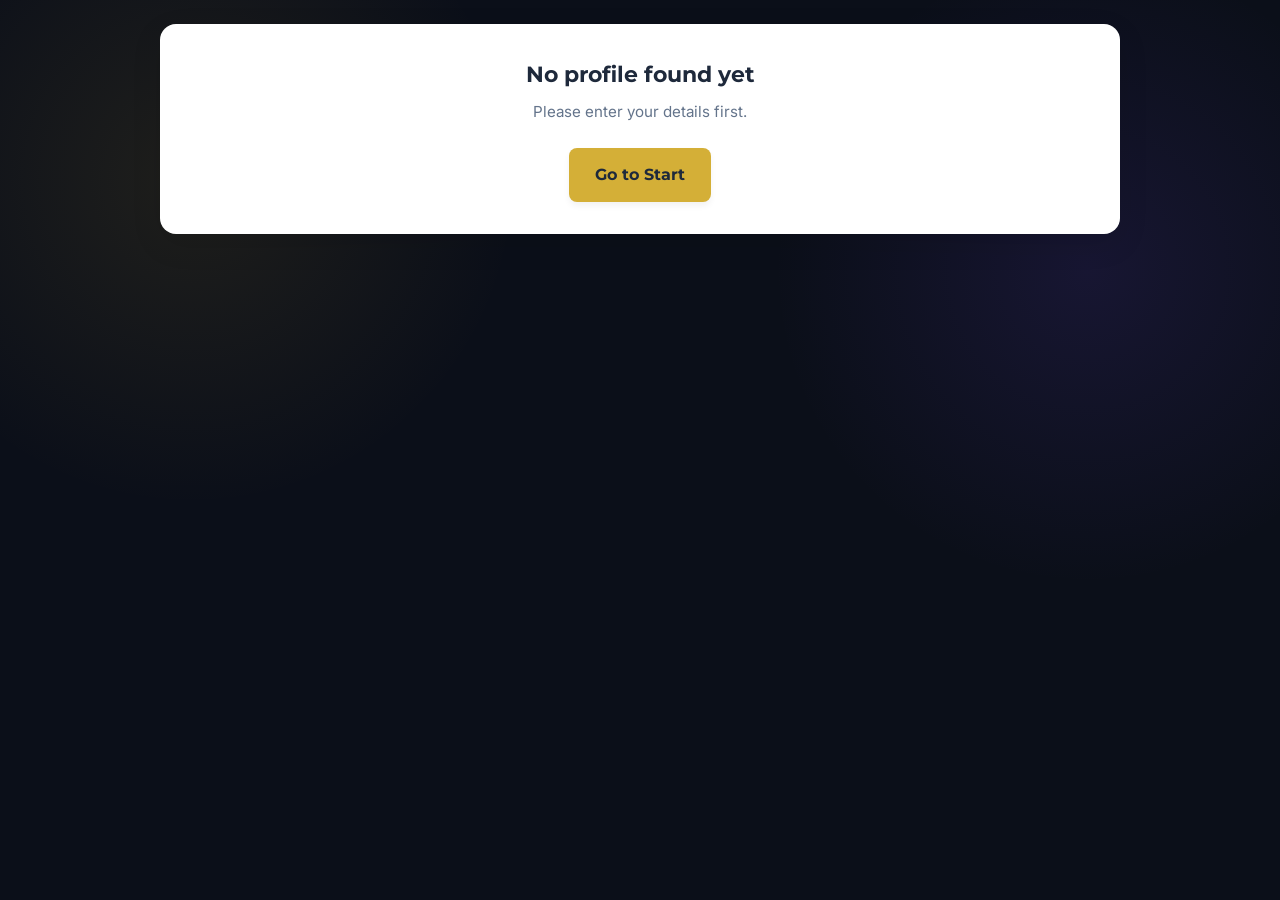
<file: overview.html>
<!DOCTYPE html>
<html lang="en">
<head>
<script>(function(){try{var t=localStorage.getItem('npTheme');if(t)document.documentElement.setAttribute('data-theme',t);}catch(e){}})();</script>
<meta charset="UTF-8">
<meta name="viewport" content="width=device-width, initial-scale=1.0">
<title>Numerology Profile</title>
<link href="https://fonts.googleapis.com/css2?family=Inter:wght@400;500;600;700&family=Montserrat:wght@500;700;800&display=swap" rel="stylesheet">
<link rel="stylesheet" href="shared.css">
</head>
<body class="theme-overview">
<button id="themeToggle" class="theme-toggle" onclick="toggleTheme()" aria-label="Toggle dark mode">🌙</button>
<nav class="topnav">
    <a href="dashboard.html">Dashboard</a>
    <a href="overview.html" class="active">Numerology Profile</a>
    <a href="personality.html">Personality Profile</a>
    <a href="career.html">Career Fit</a>
    <a href="compatibility.html">Compatibility</a>
    <a href="life-path.html">Life Path</a>
    <a href="health.html">Health & Body</a>
    <a href="rhythms.html">Daily Rhythms</a>
    <a href="daily.html">Daily Guidance</a>
</nav>
<nav class="topnav" style="margin-top:0.6rem; margin-bottom:1.8rem; opacity:0.9;">
    <a href="index.html">Start Over</a>
    <a href="quiz.html">Self-Check Quiz</a>
    <a href="family.html">Family & Friends</a>
    <a href="glossary.html">Numbers Glossary</a>
    <a href="mydata.html">My Data</a>
</nav>

<div class="container" id="app">
    <div class="brand-header">
        <h1>Your <span>Numerology</span> Profile</h1>
        <p>Your five core numbers, explained in plain language.</p>
    </div>
</div>

<script src="engine-data.js"></script>
<script src="engine-content.js"></script>
<script src="engine-ui.js"></script>
<script>
const p = requireProfileOrRedirect();
if (p) {
    const SIMPLE = NUMBER_MEANINGS;

    const el = document.getElementById('app');

    function card(id, title, number, text) {
        const wrap = document.createElement('div');
        wrap.className = 'panel';
        wrap.innerHTML = `
            <div class="elem-card">
                <div class="elem-card-top">
                    <div class="elem-title">${title}: <span class="num">${number}</span></div>
                    <button class="info-btn" aria-label="Learn more" onclick="openInfo('${id}')">i</button>
                </div>
                <div class="elem-desc">${text}</div>
                <div style="margin-top:0.7rem; display:flex; gap:0.6rem; flex-wrap:wrap; align-items:center;">
                    ${saveButtonHTML(title + ': ' + number, text, 'overview.html')}
                    <a href="glossary.html?num=${safeDigit(number)}" class="save-btn" style="text-decoration:none;">Full Meaning In Glossary →</a>
                </div>
            </div>`;
        el.appendChild(wrap);
    }

    card('mulank', 'Mulank (Birth Number)', p.mulank, SIMPLE.mulank[p.mulank] || "No description available.");
    card('bhagyank', 'Bhagyank (Life Path Number)', p.bhagyank, SIMPLE.bhagyank[p.bhagyank] || "No description available.");
    card('kua', 'Kua Number', p.kua, SIMPLE.kua[p.kua] || "No description available.");
    card('nameNumber', 'Name Number', p.nameNumber, SIMPLE.nameNumber[p.nameNumber] || "No description available.");
    card('heartDesire', "Heart's Desire Number", p.heartDesire, HEART_DESIRE_SIMPLE[p.heartDesire] || "No description available.");
    card('soulUrge', "Outer Persona Number", p.soulUrge, OUTER_PERSONA_SIMPLE[p.soulUrge] || "No description available.");

    // External influences, if the person filled them in
    const EXT_LABELS = { house: 'House / Flat Number', car1: 'Vehicle Number Plate (Car)', car2: '2nd Vehicle Number (Bike/Scooty)', phone1: 'Phone Number', phone2: '2nd Phone Number', phone3: '3rd Phone Number' };
    ['house', 'car1', 'car2', 'phone1', 'phone2', 'phone3'].forEach(key => {
        if (p[key]) {
            card('externalCompatibility', EXT_LABELS[key] + ' Vibration', p[key],
                `This number's energy tends to be described as: ${ {1:"pioneering and independent",2:"peaceful and cooperative",3:"social and creative",4:"stable and structured",5:"active and changeable",6:"warm and nurturing",7:"quiet and reflective",8:"ambitious and prosperous",9:"generous and idealistic"}[safeDigit(p[key])] }.`);
        }
    });

    // Lucky Dashboard
    const LUCKY = {
        1: { colors: "Gold, Yellow, Orange", dates: "1, 10, 19, 28", gems: "Ruby", avoid: "Black, Dark Blue" },
        2: { colors: "White, Silver, Pale Green", dates: "2, 11, 20, 29", gems: "Pearl, Moonstone", avoid: "Red, Dark Black" },
        3: { colors: "Yellow, Purple, Pink", dates: "3, 12, 21, 30", gems: "Yellow Sapphire", avoid: "Dark Blue, Black" },
        4: { colors: "Blue, Gray, Silver", dates: "4, 13, 22, 31", gems: "Hessonite", avoid: "Pure Red, Black" },
        5: { colors: "Green, Light Blue, White", dates: "5, 14, 23", gems: "Emerald", avoid: "Dark Red, Black" },
        6: { colors: "White, Light Blue, Pink", dates: "6, 15, 24", gems: "Diamond, White Sapphire", avoid: "Yellow, Black" },
        7: { colors: "Light Green, White", dates: "7, 16, 25", gems: "Cat's Eye", avoid: "Dark Colors" },
        8: { colors: "Blue, Black, Dark Gray", dates: "8, 17, 26", gems: "Blue Sapphire", avoid: "Red, Yellow" },
        9: { colors: "Red, Coral, Pink", dates: "9, 18, 27", gems: "Red Coral", avoid: "Black, Dark Green" }
    };
    const lucky = LUCKY[safeDigit(p.mulank)] || LUCKY[1];
    const luckyPanel = document.createElement('div');
    luckyPanel.className = 'panel';
    luckyPanel.innerHTML = `<h2 style="margin-bottom:1rem;">Your Everyday Lucky Picks</h2>
        <div class="elem-card">
            <p><strong>Dates that suit you:</strong> ${lucky.dates}</p>
            <p style="margin-top:0.5rem;"><strong>Colors that suit you:</strong> ${lucky.colors}</p>
            <p style="margin-top:0.5rem;"><strong>Colors to go easy on:</strong> ${lucky.avoid}</p>
            <p style="margin-top:0.5rem;"><strong>Gemstone linked to your number:</strong> ${lucky.gems}</p>
        </div>`;
    el.appendChild(luckyPanel);

    // Name Correction
    const relRoot = getRelationType(p.mulank, p.nameNumber);
    const relDestiny = getRelationType(p.bhagyank, p.nameNumber);
    const correctionPanel = document.createElement('div');
    correctionPanel.className = 'panel';
    let correctionBody = '';
    if (relRoot === 'enemy' || relDestiny === 'enemy') {
        const fixes = generateNameFixes(p.fullName, p.mulank, p.bhagyank);
        correctionBody = `<p>Your Name Number (${p.nameNumber}) does not sit comfortably with your Birth Number or Life Path Number. Some people choose to adjust the spelling of a name slightly to shift this number into better alignment. This is a personal choice, not a requirement.</p>`;
        if (fixes.length) {
            correctionBody += `<div class="elem-card" style="margin-top:1rem;"><div class="elem-title">A Few Concrete Options To Consider</div><ul style="padding-left:1.3rem; margin-top:0.6rem; line-height:2; color:var(--text-main);">
                ${fixes.map(f => `<li><strong>${f.example}</strong> — shifts your Name Number to ${f.num}, a better fit.</li>`).join('')}
            </ul></div>`;
        }
    } else {
        correctionBody = `<p>Your Name Number (${p.nameNumber}) sits comfortably alongside your Birth Number and Life Path Number. There is no numeric reason to change how your name is spelled.</p>`;
    }
    correctionPanel.innerHTML = `<div class="elem-card-top">
            <h2 style="margin:0;">Does Your Name Fit Your Numbers?</h2>
        </div>
        <div class="elem-desc" style="margin-top:1rem;">
            Name vs Birth Number: <strong>${RELATION_WORD[relRoot]}</strong> &nbsp;|&nbsp; Name vs Life Path Number: <strong>${RELATION_WORD[relDestiny]}</strong>
        </div>
        ${correctionBody}`;
    el.appendChild(correctionPanel);

    // --- How Your Core Numbers Interact ---
    const harmony = computeCoreHarmony(p.mulank, p.bhagyank, p.kua);
    const interactPanel = document.createElement('div');
    interactPanel.className = 'panel';
    let interactHTML = `<div class="elem-card-top"><h2 style="margin:0;">How Your Core Numbers Interact</h2><button class="info-btn" aria-label="Learn more" onclick="openInfo('coreHarmony')">i</button></div>
        <p class="sub" style="margin-top:0.5rem;">Each number above was read on its own. This looks at how they work together.</p>
        <div class="trait-row" style="margin-top:1rem;">
            <div class="trait-head">
                <div class="trait-name">Core Harmony Score</div>
                <div class="trait-pct">${harmony.score}%</div>
            </div>
            <div class="bar-track"><div class="bar-fill" style="width:${harmony.score}%;"></div></div>
            <div class="trait-desc">${CORE_HARMONY_LINES[harmony.band]}</div>
        </div>`;
    CORE_INTERACTION_PAIRS.forEach(pair => {
        const text = describeCoreInteraction(p[pair.a], p[pair.b], pair.aLabel, pair.bLabel, pair.framing);
        interactHTML += `<div class="elem-card" style="margin-top:1rem;">
            <div class="elem-title">${pair.aLabel} (${p[pair.a]}) & ${pair.bLabel} (${p[pair.b]})</div>
            <div class="elem-desc">${text}</div>
            ${saveButtonHTML(pair.aLabel + ' & ' + pair.bLabel, text, 'overview.html')}
        </div>`;
    });
    interactPanel.innerHTML = interactHTML;
    el.appendChild(interactPanel);

    // Lo Shu grid
    const gridPanel = document.createElement('div');
    gridPanel.className = 'panel';
    let gridHTML = `<div class="elem-card-top" style="margin-bottom:1rem;">
            <div class="elem-title">Lo Shu Grid (Your Number Map)</div>
            <button class="info-btn" aria-label="Learn more" onclick="openInfo('loShu')">i</button>
        </div>
        <div style="display:grid; grid-template-columns:repeat(3,1fr); gap:0.5rem; max-width:280px; margin: 0 auto;">`;
    const layout = [4,9,2,3,5,7,8,1,6];
    layout.forEach(n => {
        const count = p.gridCounts[n] || 0;
        gridHTML += `<div style="border:1px solid var(--border-color); border-radius:8px; padding:0.9rem 0.4rem; text-align:center; background:${count ? '#ede9fe' : '#f8fafc'};">
            <div style="font-size:1.1rem; font-weight:800; color:${count ? 'var(--accent-purple)' : '#cbd5e1'};">${n.toString().repeat(count) || '—'}</div>
        </div>`;
    });
    gridHTML += `</div><p class="trait-desc" style="text-align:center; margin-top:1rem;">Numbers that repeat are natural strengths. A dash means that number is missing for you.</p>`;
    gridPanel.innerHTML = gridHTML;
    el.appendChild(gridPanel);

    // What each number means for you: missing, normal, or repeated
    const digitPanel = document.createElement('div');
    digitPanel.className = 'panel';
    let digitHTML = `<div class="elem-card-top"><h2 style="margin:0;">What Each Number Says About You</h2><button class="info-btn" aria-label="Learn more" onclick="openInfo('digitMeanings')">i</button></div>
        <p class="sub" style="margin-top:0.5rem;">Every digit from 1 to 9 links to a personality quality. Whether it's missing, shows up once, or repeats changes how strongly that quality plays out in you.</p>`;
    for (let n = 1; n <= 9; n++) {
        const count = p.gridCounts[n] || 0;
        const tier = digitMeaningTier(count);
        const dm = DIGIT_MEANINGS[n];
        const tierLabel = { missing: 'Missing', normal: 'Present Once', repeat: `Repeated ×${count}` }[tier];
        const tierBand = { missing: 'level-Low', normal: 'level-Moderate', repeat: 'level-High' }[tier];
        const text = dm[tier];
        digitHTML += `<div class="elem-card">
            <div class="elem-card-top">
                <div class="elem-title">${dm.title} <span class="trait-band ${tierBand}">${tierLabel}</span></div>
            </div>
            <p class="trait-desc" style="margin-top:0.3rem;">Linked trait: <strong>${dm.trait}</strong></p>
            <div class="elem-desc" style="margin-top:0.5rem;">${text}</div>
            ${saveButtonHTML(dm.title + ' — ' + tierLabel, text, 'overview.html')}
        </div>`;
    }
    digitPanel.innerHTML = digitHTML;
    el.appendChild(digitPanel);

    // Lo Shu Planes (strength groups) — full definitions with a mini position diagram
    const planesPanel = document.createElement('div');
    planesPanel.className = 'panel';
    let planesHTML = `<div class="elem-card-top"><h2 style="margin:0;">Your Strength Groups (The 8 Planes)</h2><button class="info-btn" aria-label="Learn more" onclick="openInfo('loShuPlanes')">i</button></div>
        <p class="sub" style="margin-top:0.5rem;">The grid can be read as 8 straight lines — 3 rows, 3 columns, and 2 diagonals. Each line is called a plane and covers one area of life.</p>`;
    LOSHU_PLANES.forEach(pl => {
        const present = pl.numbers.filter(n => p.gridCounts[n] > 0).length;
        const status = present === 3 ? ['Complete','band-Low'] : present === 0 ? ['Inactive','band-High'] : ['Partial','band-Moderate'];
        let miniGrid = '<div class="mini-grid">';
        for (let i = 0; i < 9; i++) miniGrid += `<div class="${pl.cells.includes(i) ? 'on' : ''}"></div>`;
        miniGrid += '</div>';
        planesHTML += `<div class="elem-card" style="margin-bottom:1rem;">
            <div class="plane-row">
                ${miniGrid}
                <div class="plane-text">
                    <div class="elem-title">${pl.name} (${pl.numbers.join('-')}) <span class="trait-band ${status[1]}">${status[0]}</span></div>
                    <div class="elem-desc" style="margin-top:0.4rem;">${pl.definition}</div>
                    <p class="trait-desc" style="margin-top:0.5rem;">${pl.meaning}</p>
                </div>
            </div>
        </div>`;
    });
    planesPanel.innerHTML = planesHTML;
    el.appendChild(planesPanel);

    // Missing number remedies
    const REMEDIES = {
        1: "Build confidence: speak up in small moments and practise making quick decisions.",
        2: "Build patience: practise listening fully before responding in conversations.",
        3: "Build expression: try writing, speaking, or any creative outlet regularly.",
        4: "Build routine: keep your space tidy and break big tasks into small steps.",
        5: "Build flexibility: try one small new thing each week to stay open to change.",
        6: "Build connection: make time for family or close friends without distraction.",
        7: "Build reflection: spend quiet time alone regularly, even just 10 minutes.",
        8: "Build financial habits: track your spending and set clear money goals.",
        9: "Build perspective: volunteer or help with a cause bigger than yourself."
    };
    const missing = [1,2,3,4,5,6,7,8,9].filter(n => !(p.gridCounts[n] > 0));
    const remedyPanel = document.createElement('div');
    remedyPanel.className = 'panel';
    let remedyHTML = `<h2 style="margin-bottom:1rem;">Numbers You Can Still Grow</h2>`;
    if (missing.length === 0) {
        remedyHTML += `<p class="elem-desc">Every number from 1 to 9 shows up somewhere in your chart — a rare, well-rounded spread.</p>`;
    } else {
        remedyHTML += missing.map(n => `<div class="elem-card"><div class="elem-title">Missing ${n}</div><div class="elem-desc">${REMEDIES[n]}</div></div>`).join('');
    }
    remedyPanel.innerHTML = remedyHTML;
    el.appendChild(remedyPanel);
}
</script>
</body>
</html>
</file>
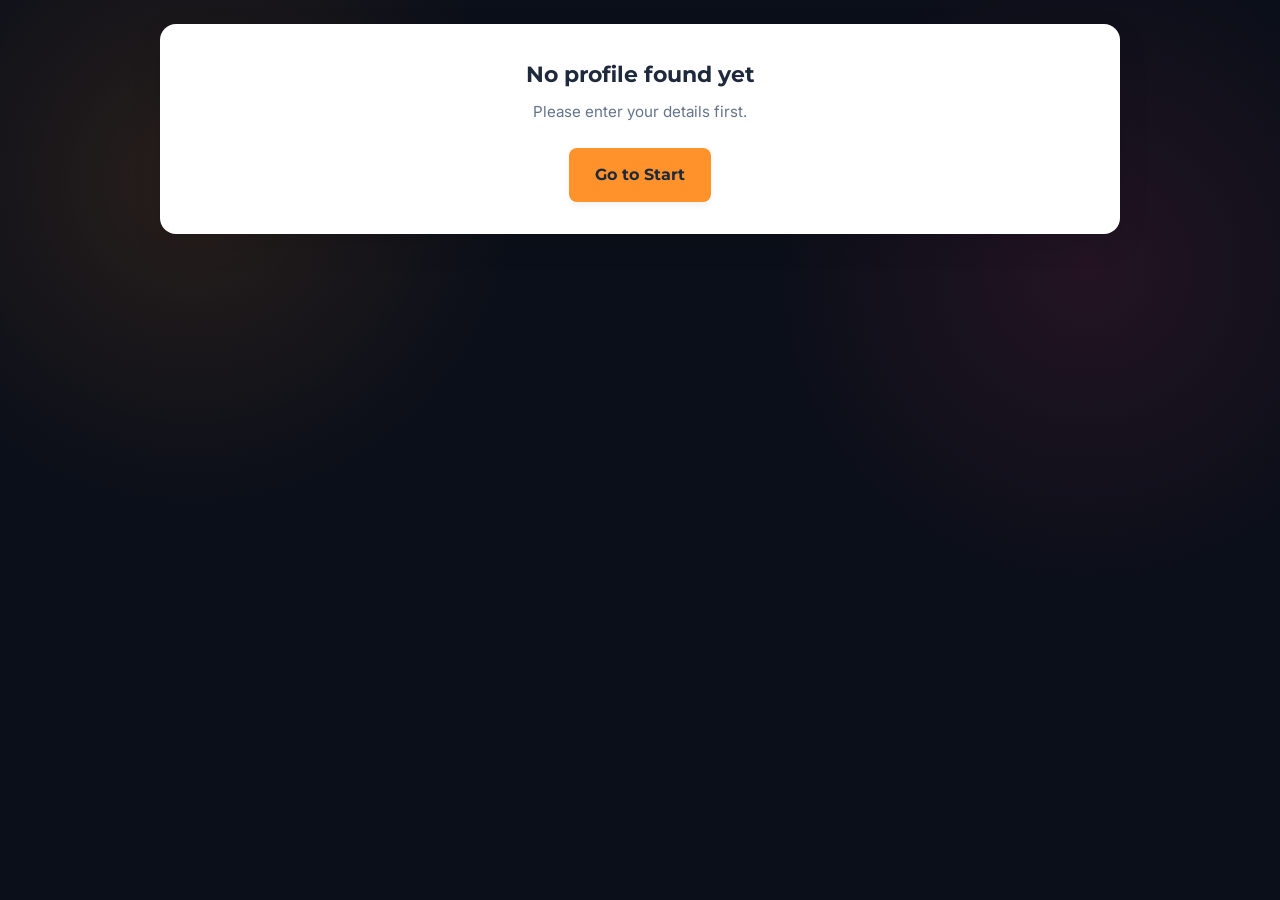
<file: personality.html>
<!DOCTYPE html>
<html lang="en">
<head>
<script>(function(){try{var t=localStorage.getItem('npTheme');if(t)document.documentElement.setAttribute('data-theme',t);}catch(e){}})();</script>
<meta charset="UTF-8">
<meta name="viewport" content="width=device-width, initial-scale=1.0">
<title>Personality Profile</title>
<link href="https://fonts.googleapis.com/css2?family=Inter:wght@400;500;600;700&family=Montserrat:wght@500;700;800&display=swap" rel="stylesheet">
<link rel="stylesheet" href="shared.css">
</head>
<body class="theme-personality">
<button id="themeToggle" class="theme-toggle" onclick="toggleTheme()" aria-label="Toggle dark mode">🌙</button>
<nav class="topnav">
    <a href="dashboard.html">Dashboard</a>
    <a href="overview.html">Numerology Profile</a>
    <a href="personality.html" class="active">Personality Profile</a>
    <a href="career.html">Career Fit</a>
    <a href="compatibility.html">Compatibility</a>
    <a href="life-path.html">Life Path</a>
    <a href="health.html">Health & Body</a>
    <a href="rhythms.html">Daily Rhythms</a>
    <a href="daily.html">Daily Guidance</a>
</nav>
<nav class="topnav" style="margin-top:0.6rem; margin-bottom:1.8rem; opacity:0.9;">
    <a href="index.html">Start Over</a>
    <a href="quiz.html">Self-Check Quiz</a>
    <a href="family.html">Family & Friends</a>
    <a href="glossary.html">Numbers Glossary</a>
    <a href="mydata.html">My Data</a>
</nav>

<div class="container" id="app">
    <div class="brand-header">
        <h1>Your <span>Personality</span> Profile</h1>
        <p>A percentage scale for each trait, worked out from your birth date and name.</p>
    </div>
</div>

<script src="engine-data.js"></script>
<script src="engine-content.js"></script>
<script src="engine-ui.js"></script>
<script>
const p = requireProfileOrRedirect();
if (p) {
    const el = document.getElementById('app');

    // Data-richness note: more digits in the chart = a steadier read
    const totalDigits = Object.values(p.gridCounts).reduce((a, b) => a + b, 0);
    let richnessNote, richnessBand;
    if (totalDigits >= 16) { richnessNote = "Your chart has a rich spread of digits, so these percentages are drawn from a good amount of data — treat them as a fairly steady read."; richnessBand = 'band-Low'; }
    else if (totalDigits >= 10) { richnessNote = "Your chart has a moderate spread of digits — a reasonably steady read, though a few traits may shift a little as your name or details change."; richnessBand = 'band-Moderate'; }
    else { richnessNote = "Your chart has a lighter spread of digits, so treat these percentages as a general direction rather than a precise, fixed score."; richnessBand = 'band-High'; }

    const introPanel = document.createElement('div');
    introPanel.className = 'panel';
    introPanel.innerHTML = `
        <div class="elem-card-top">
            <h2 style="margin:0;">How To Read This Page</h2>
            <button class="info-btn" aria-label="Learn more" onclick="openInfo('overallPersonality')">i</button>
        </div>
        <p class="sub" style="margin-top:0.6rem;">Each bar below is a percentage, not a grade. A high number simply means that trait shows up often in how you act. A low number means it shows up rarely. Tap the small "i" next to any trait to see what it means, what it can look like in real life, and one small thing to try.</p>
        <div class="elem-card" style="margin-top:1rem;">
            <div class="elem-card-top"><div class="elem-title">Data Confidence <span class="trait-band ${richnessBand}">${richnessBand === 'band-Low' ? 'Strong' : richnessBand === 'band-Moderate' ? 'Moderate' : 'Light'}</span></div></div>
            <div class="elem-desc">${richnessNote}</div>
        </div>
    `;
    el.appendChild(introPanel);

    const barsPanel = document.createElement('div');
    barsPanel.className = 'panel';
    let barsHTML = '<h2 style="margin-bottom:1.4rem;">Trait Breakdown</h2>';
    p.traits.forEach(t => {
        const bandClass = 'level-' + t.band;
        const bandText = { Low: 'Low', Moderate: 'Moderate', High: 'High', VeryHigh: 'Very High' }[t.band];
        const line = (TRAIT_LINES[t.key] && TRAIT_LINES[t.key][t.band]) || '';
        barsHTML += `
        <div class="trait-row">
            <div class="trait-head">
                <div class="trait-name">${t.label}
                    <span class="trait-band ${bandClass}">${bandText}</span>
                    <button class="info-btn" style="width:22px;height:22px;font-size:0.75rem;" aria-label="Learn more about this trait" onclick="openTraitInfo('${t.key}', '${t.label.replace(/'/g,"\\'")}')">i</button>
                </div>
                <div class="trait-pct">${t.pct}%</div>
            </div>
            <div class="bar-track"><div class="bar-fill" style="width:${t.pct}%;"></div></div>
            <div class="trait-desc">${line}</div>
        </div>`;
    });
    barsPanel.innerHTML = barsHTML;
    el.appendChild(barsPanel);

    // Overall narrative — pick top 3 and bottom 2 traits and describe in varied language
    const sorted = [...p.traits].sort((a, b) => b.pct - a.pct);
    const top = sorted.slice(0, 3);
    const bottom = sorted.slice(-2);

    const openers = [
        "Looking at the full picture,",
        "Taken together, your results suggest that",
        "Across your traits, a clear pattern shows up:"
    ];
    const opener = openers[(p.mulank + p.bhagyank) % openers.length];

    let narrative = `${opener} your strongest tendencies are <strong>${top[0].label}</strong> (${top[0].pct}%), <strong>${top[1].label}</strong> (${top[1].pct}%), and <strong>${top[2].label}</strong> (${top[2].pct}%). `;
    narrative += `These are the traits most likely to shape how people experience you day to day. `;
    narrative += `On the other end, <strong>${bottom[0].label}</strong> (${bottom[0].pct}%) and <strong>${bottom[1].label}</strong> (${bottom[1].pct}%) show up the least for you, which is not a flaw — it just means these are not your natural default settings. `;

    // A tailored practical note using anger/ego/empathy combo since those were specifically requested
    const anger = p.traits.find(t => t.key === 'anger_general');
    const ego = p.traits.find(t => t.key === 'ego');
    const empathy = p.traits.find(t => t.key === 'empathy');
    const pleaser = p.traits.find(t => t.key === 'people_pleasing');

    if (anger.pct >= 55 && ego.pct >= 55) {
        narrative += `Because both your temper and your need to be right run high, disagreements can escalate quickly for you. Pausing before responding could help more than usual.`;
    } else if (anger.pct >= 55 && empathy.pct >= 55) {
        narrative += `You feel things strongly and you also feel for others strongly, so your frustration usually comes from caring, not from indifference.`;
    } else if (pleaser.pct >= 55 && ego.pct <= 40) {
        narrative += `You tend to keep the peace rather than push your own view, which keeps relationships smooth but can mean your own needs get missed.`;
    } else if (empathy.pct >= 55 && anger.pct <= 40) {
        narrative += `You stay calm easily and read people well, which usually makes you someone others feel comfortable opening up to.`;
    } else {
        narrative += `No single trait dominates your profile — you shift your response depending on the situation more than most.`;
    }

    const narrPanel = document.createElement('div');
    narrPanel.className = 'panel';
    narrPanel.innerHTML = `<h2>Your Personality, In A Few Lines</h2><p style="margin-top:0.8rem; font-size:1rem; line-height:1.75;">${narrative}</p>${saveButtonHTML('My Personality Summary', narrative.replace(/<[^>]+>/g, ''), 'personality.html')}`;
    el.appendChild(narrPanel);

    // --- Hidden Soul Architecture: first vowel + hidden passion number ---
    const upperName = p.fullName.toUpperCase().replace(/[^A-Z]/g, '');
    const vowels = ['A','E','I','O','U'];
    let firstVowel = '';
    for (let ch of upperName) { if (vowels.includes(ch)) { firstVowel = ch; break; } }
    const vowelText = FIRST_VOWEL_SIMPLE[firstVowel] || "You process sudden stress in a fairly unique, individual way.";

    const freq = {1:0,2:0,3:0,4:0,5:0,6:0,7:0,8:0,9:0};
    for (let ch of upperName) { const v = chaldeanMap[ch]; if (v) freq[v]++; }
    let hiddenPassion = 1, maxFreq = 0;
    for (let i = 1; i <= 9; i++) { if (freq[i] > maxFreq) { maxFreq = freq[i]; hiddenPassion = i; } }

    const soulPanel = document.createElement('div');
    soulPanel.className = 'panel';
    soulPanel.innerHTML = `
        <h2 style="margin-bottom:1.2rem;">Hidden Patterns In Your Name</h2>
        <div class="elem-card">
            <div class="elem-title">Your First Reaction To Stress</div>
            <div class="elem-desc">${vowelText}</div>
        </div>
        <div class="elem-card">
            <div class="elem-title">Hidden Passion Number: ${hiddenPassion}</div>
            <div class="elem-desc">${HEART_DESIRE_SIMPLE[hiddenPassion] || ''} This is the number that repeats the most in your name — often a talent or desire you don't show everyone.</div>
        </div>`;
    el.appendChild(soulPanel);

    // --- Trait Combinations ---
    const combos = matchTraitCombos(p.traits);
    if (combos.length) {
        const comboPanel = document.createElement('div');
        comboPanel.className = 'panel';
        let comboHTML = `<h2 style="margin-bottom:0.4rem;">Trait Combinations</h2>
            <p class="sub" style="margin-bottom:1.2rem;">Reading each trait alone only tells part of the story. These are the meaningful pairings that show up in your specific profile.</p>`;
        combos.forEach(c => {
            comboHTML += `<div class="elem-card">
                <div class="elem-title">${c.title}</div>
                <div class="elem-desc">${c.text}</div>
                ${saveButtonHTML(c.title, c.text, 'personality.html')}
            </div>`;
        });
        comboPanel.innerHTML = comboHTML;
        el.appendChild(comboPanel);
    }

    // --- What Changed Since Last Time (trend view) ---
    let previousTraits = null;
    try { previousTraits = JSON.parse(localStorage.getItem('npPreviousTraits') || 'null'); } catch (e) {}
    if (previousTraits && previousTraits.length) {
        const deltas = p.traits.map(t => {
            const old = previousTraits.find(o => o.key === t.key);
            return old ? { label: t.label, delta: t.pct - old.pct, oldPct: old.pct, newPct: t.pct } : null;
        }).filter(d => d && d.delta !== 0);
        if (deltas.length) {
            const sorted = [...deltas].sort((a, b) => Math.abs(b.delta) - Math.abs(a.delta));
            const trendPanel = document.createElement('div');
            trendPanel.className = 'panel';
            let trendHTML = `<h2 style="margin-bottom:0.4rem;">What Changed Since Last Time</h2>
                <p class="sub" style="margin-bottom:1.2rem;">Your profile was recalculated. Here's how your trait percentages shifted since the last calculation.</p>`;
            sorted.slice(0, 6).forEach(d => {
                const arrow = d.delta > 0 ? '▲' : '▼';
                const color = d.delta > 0 ? '#b91c1c' : '#15803d';
                trendHTML += `<div class="elem-card">
                    <div class="elem-title">${d.label} <span style="color:${color};">${arrow} ${Math.abs(d.delta)}%</span></div>
                    <div class="elem-desc">Went from ${d.oldPct}% to ${d.newPct}%.</div>
                </div>`;
            });
            trendPanel.innerHTML = trendHTML;
            el.appendChild(trendPanel);
        }
    }
}
</script>
</body>
</html>
</file>
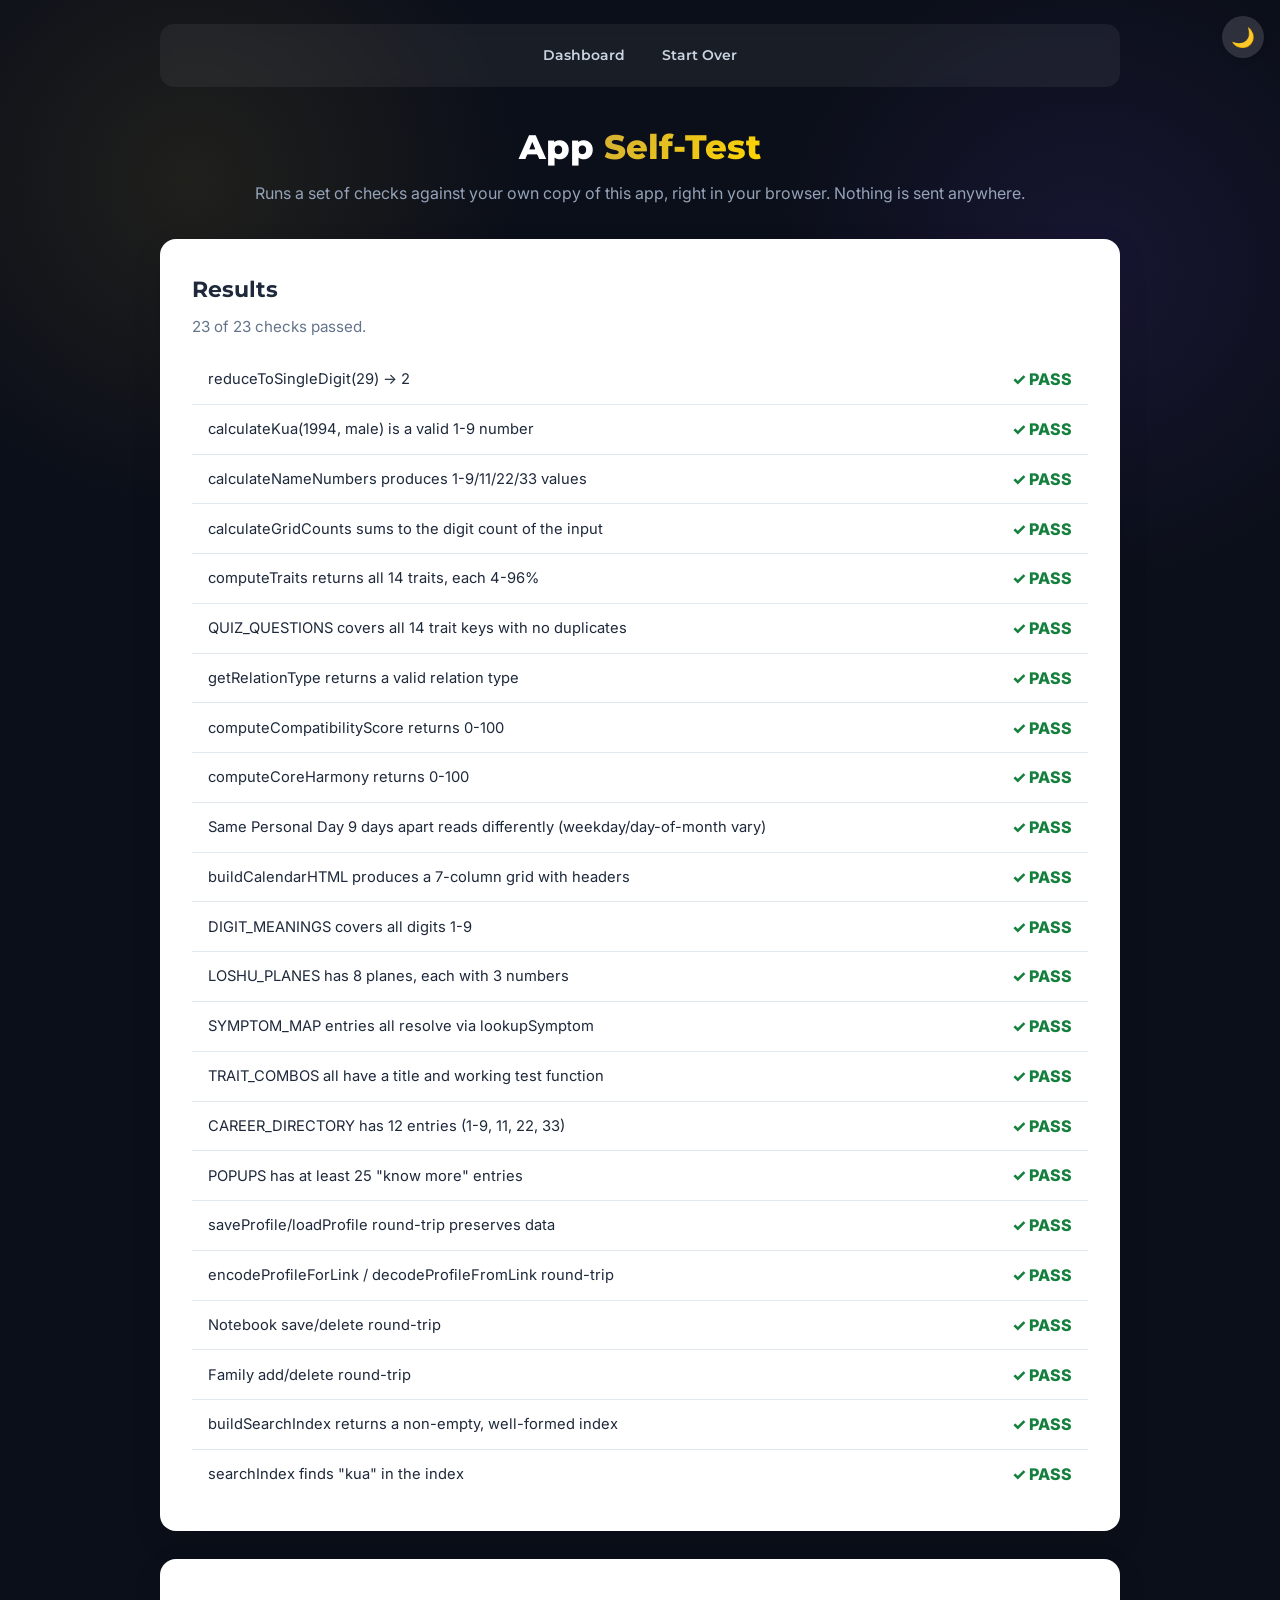
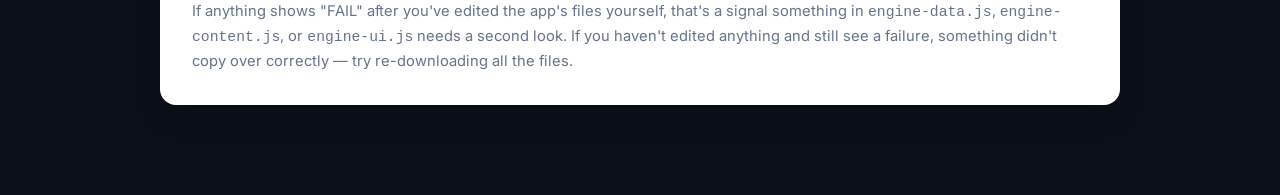
<file: qa.html>
<!DOCTYPE html>
<html lang="en">
<head>
<script>(function(){try{var t=localStorage.getItem('npTheme');if(t)document.documentElement.setAttribute('data-theme',t);}catch(e){}})();</script>
<meta charset="UTF-8">
<meta name="viewport" content="width=device-width, initial-scale=1.0">
<title>Self-Test</title>
<link href="https://fonts.googleapis.com/css2?family=Inter:wght@400;500;600;700&family=Montserrat:wght@500;700;800&display=swap" rel="stylesheet">
<link rel="stylesheet" href="shared.css">
<style>
.qa-row { display:flex; justify-content:space-between; align-items:center; padding:0.7rem 1rem; border-bottom:1px solid var(--border-color); gap:1rem; }
.qa-row:last-child { border-bottom:none; }
.qa-pass { color:#15803d; font-weight:800; }
.qa-fail { color:#b91c1c; font-weight:800; }
.qa-name { font-size:0.92rem; }
</style>
</head>
<body class="theme-overview">
<button id="themeToggle" class="theme-toggle" onclick="toggleTheme()" aria-label="Toggle dark mode">🌙</button>
<nav class="topnav">
    <a href="dashboard.html">Dashboard</a>
    <a href="index.html">Start Over</a>
</nav>

<div class="container" id="app">
    <div class="brand-header">
        <h1>App <span>Self-Test</span></h1>
        <p>Runs a set of checks against your own copy of this app, right in your browser. Nothing is sent anywhere.</p>
    </div>
    <div class="panel">
        <h2 style="margin-bottom:0.4rem;">Results</h2>
        <p class="sub" style="margin-bottom:1rem;" id="summaryLine">Running...</p>
        <div id="results" aria-live="polite"></div>
    </div>
    <div class="panel">
        <p class="trait-desc">If anything shows "FAIL" after you've edited the app's files yourself, that's a signal something in <code>engine-data.js</code>, <code>engine-content.js</code>, or <code>engine-ui.js</code> needs a second look. If you haven't edited anything and still see a failure, something didn't copy over correctly — try re-downloading all the files.</p>
    </div>
</div>

<script src="engine-data.js"></script>
<script src="engine-content.js"></script>
<script src="engine-ui.js"></script>
<script>
const results = [];
function check(name, fn) {
    let pass = false, detail = '';
    try { pass = !!fn(); }
    catch (e) { pass = false; detail = e.message; }
    results.push({ name, pass, detail });
}

// --- Core calculations ---
check('reduceToSingleDigit(29) → 2', () => reduceToSingleDigit(29, false) === 2);
check('calculateKua(1994, male) is a valid 1-9 number', () => { const k = calculateKua(1994, 'male'); return k >= 1 && k <= 9; });
check('calculateNameNumbers produces 1-9/11/22/33 values', () => {
    const n = calculateNameNumbers('John Smith');
    const valid = v => (v >= 1 && v <= 9) || v === 11 || v === 22 || v === 33;
    return valid(n.nameNumber) && valid(n.heartDesire) && valid(n.soulUrge);
});
check('calculateGridCounts sums to the digit count of the input', () => {
    const c = calculateGridCounts(23, 8, 1994);
    const total = Object.values(c).reduce((a,b) => a+b, 0);
    return total === '2381994'.length;
});

// --- Personality engine ---
check('computeTraits returns all 14 traits, each 4-96%', () => {
    const traits = computeTraits({1:1,2:0,3:2,4:1,5:1,6:0,7:1,8:2,9:3}, 5, 6, 7);
    return traits.length === 14 && traits.every(t => t.pct >= 4 && t.pct <= 96);
});
check('QUIZ_QUESTIONS covers all 14 trait keys with no duplicates', () => {
    const keys = QUIZ_QUESTIONS.map(q => q.trait);
    return new Set(keys).size === 14 && keys.length === 14;
});

// --- Compatibility & core harmony ---
check('getRelationType returns a valid relation type', () => ['friendly','neutral','enemy'].includes(getRelationType(5, 8)));
check('computeCompatibilityScore returns 0-100', () => {
    const r = computeCompatibilityScore(5,6,7,2,3,4);
    return r.score >= 0 && r.score <= 100;
});
check('computeCoreHarmony returns 0-100', () => {
    const r = computeCoreHarmony(5,6,7);
    return r.score >= 0 && r.score <= 100;
});

// --- Date prediction uniqueness (the "not too soon" rule) ---
check('Same Personal Day 9 days apart reads differently (weekday/day-of-month vary)', () => {
    const a = buildDatePrediction(1, 3, 2026, 23, 8);
    const b = buildDatePrediction(10, 3, 2026, 23, 8);
    return a.pd === b.pd && (a.weekdayLine !== b.weekdayLine || a.dayOfMonthLine !== b.dayOfMonthLine);
});
check('buildCalendarHTML produces a 7-column grid with headers', () => {
    const html = buildCalendarHTML(2026, 3, { mulank: 5, bhagyank: 6, day:23, month:8 });
    return html.includes('cal-head') && html.includes('cal-cell');
});

// --- Content dictionaries exist and are complete ---
check('DIGIT_MEANINGS covers all digits 1-9', () => [1,2,3,4,5,6,7,8,9].every(n => DIGIT_MEANINGS[n] && DIGIT_MEANINGS[n].missing && DIGIT_MEANINGS[n].normal && DIGIT_MEANINGS[n].repeat));
check('LOSHU_PLANES has 8 planes, each with 3 numbers', () => LOSHU_PLANES.length === 8 && LOSHU_PLANES.every(p => p.numbers.length === 3));
check('SYMPTOM_MAP entries all resolve via lookupSymptom', () => SYMPTOM_MAP.every(s => !!lookupSymptom(s.key, { mulank: 5, gridCounts: {1:1,2:0,3:2,4:1,5:1,6:0,7:1,8:2,9:3} })));
check('TRAIT_COMBOS all have a title and working test function', () => TRAIT_COMBOS.every(c => typeof c.title === 'string' && typeof c.test === 'function'));
check('CAREER_DIRECTORY has 12 entries (1-9, 11, 22, 33)', () => CAREER_DIRECTORY.length === 12);
check('POPUPS has at least 25 "know more" entries', () => Object.keys(POPUPS).length >= 25);

// --- Storage & backup round-trip ---
check('saveProfile/loadProfile round-trip preserves data', () => {
    const before = loadProfile();
    const testProfile = { fullName: 'QA Test', day: 1, month: 1, year: 2000, mulank: 1, bhagyank: 1, kua: 1, gridCounts: {}, traits: [] };
    saveProfile(testProfile);
    const loaded = loadProfile();
    if (before) saveProfile(before); else localStorage.removeItem('npData');
    return loaded && loaded.fullName === 'QA Test';
});
check('encodeProfileForLink / decodeProfileFromLink round-trip', () => {
    const testProfile = { fullName: 'Sync Test', mulank: 3 };
    const encoded = encodeProfileForLink(testProfile);
    const decoded = decodeProfileFromLink(encoded);
    return decoded && decoded.fullName === 'Sync Test' && decoded.mulank === 3;
});
check('Notebook save/delete round-trip', () => {
    const id = saveNote('QA Note', 'test text', 'qa.html');
    const found = loadNotes().find(n => n.id === id);
    deleteNote(id);
    const goneNow = !loadNotes().find(n => n.id === id);
    return !!found && goneNow;
});
check('Family add/delete round-trip', () => {
    const id = addFamilyMember('QA Person', 15, 6, 1990, 'female');
    const found = loadFamily().find(f => f.id === id);
    deleteFamilyMember(id);
    const goneNow = !loadFamily().find(f => f.id === id);
    return !!found && goneNow;
});

// --- Search index ---
check('buildSearchIndex returns a non-empty, well-formed index', () => {
    const idx = buildSearchIndex();
    return idx.length > 20 && idx.every(i => typeof i.title === 'string');
});
check('searchIndex finds "kua" in the index', () => searchIndex(buildSearchIndex(), 'kua').length > 0);

// --- Render ---
const box = document.getElementById('results');
let passCount = 0;
box.innerHTML = results.map(r => {
    if (r.pass) passCount++;
    return `<div class="qa-row">
        <span class="qa-name">${r.name}</span>
        <span class="${r.pass ? 'qa-pass' : 'qa-fail'}">${r.pass ? '✓ PASS' : '✗ FAIL' + (r.detail ? ' — ' + r.detail : '')}</span>
    </div>`;
}).join('');
document.getElementById('summaryLine').textContent = `${passCount} of ${results.length} checks passed.`;
</script>
</body>
</html>
</file>
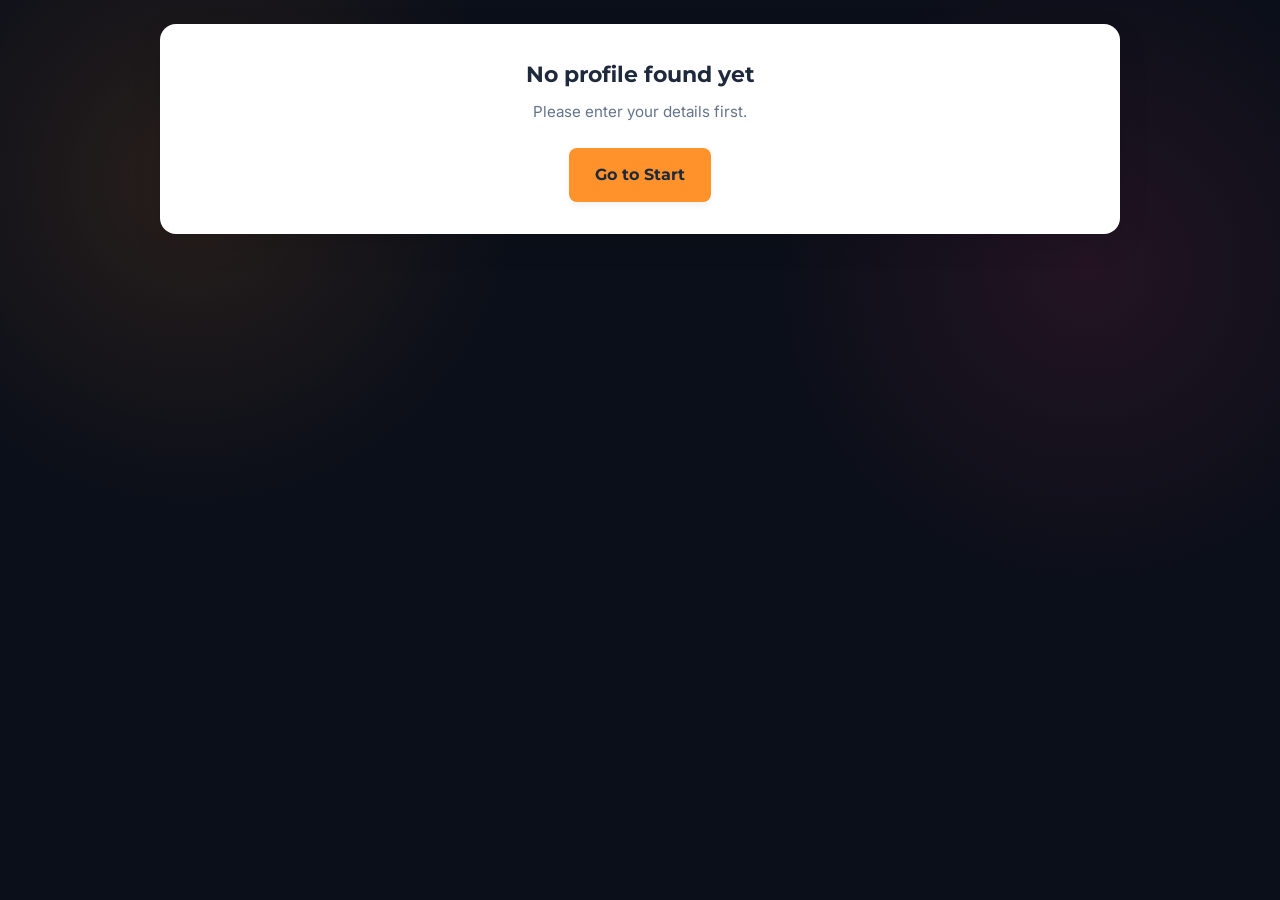
<file: quiz.html>
<!DOCTYPE html>
<html lang="en">
<head>
<script>(function(){try{var t=localStorage.getItem('npTheme');if(t)document.documentElement.setAttribute('data-theme',t);}catch(e){}})();</script>
<meta charset="UTF-8">
<meta name="viewport" content="width=device-width, initial-scale=1.0">
<title>Self-Check Quiz</title>
<link href="https://fonts.googleapis.com/css2?family=Inter:wght@400;500;600;700&family=Montserrat:wght@500;700;800&display=swap" rel="stylesheet">
<link rel="stylesheet" href="shared.css">
</head>
<body class="theme-personality">
<button id="themeToggle" class="theme-toggle" onclick="toggleTheme()" aria-label="Toggle dark mode">🌙</button>
<nav class="topnav">
    <a href="dashboard.html">Dashboard</a>
    <a href="overview.html">Numerology Profile</a>
    <a href="personality.html">Personality Profile</a>
    <a href="career.html">Career Fit</a>
    <a href="compatibility.html">Compatibility</a>
    <a href="life-path.html">Life Path</a>
    <a href="health.html">Health & Body</a>
    <a href="rhythms.html">Daily Rhythms</a>
    <a href="daily.html">Daily Guidance</a>
</nav>
<nav class="topnav" style="margin-top:0.6rem; margin-bottom:1.8rem; opacity:0.9;">
    <a href="index.html">Start Over</a>
    <a href="quiz.html" class="active">Self-Check Quiz</a>
    <a href="family.html">Family & Friends</a>
    <a href="glossary.html">Numbers Glossary</a>
    <a href="mydata.html">My Data</a>
</nav>

<div class="container" id="app">
    <div class="brand-header">
        <h1>Self-Check <span>Quiz</span></h1>
        <p>Answer honestly, then see how your own sense of yourself compares to what your numbers say.</p>
    </div>
</div>

<script src="engine-data.js"></script>
<script src="engine-content.js"></script>
<script src="engine-ui.js"></script>
<script>
const p = requireProfileOrRedirect();
if (p) {
    const el = document.getElementById('app');
    const answers = {};
    let current = 0;

    const quizPanel = document.createElement('div');
    quizPanel.className = 'panel';
    quizPanel.innerHTML = `
        <div class="quiz-progress-track"><div class="quiz-progress-fill" id="quizProgress" style="width:0%;"></div></div>
        <div id="quizBody" aria-live="polite"></div>
    `;
    el.appendChild(quizPanel);

    function renderQuestion() {
        const body = document.getElementById('quizBody');
        if (current >= QUIZ_QUESTIONS.length) {
            renderResults();
            return;
        }
        const q = QUIZ_QUESTIONS[current];
        document.getElementById('quizProgress').style.width = Math.round((current / QUIZ_QUESTIONS.length) * 100) + '%';
        let html = `<div class="quiz-q">
            <div class="prompt">Question ${current + 1} of ${QUIZ_QUESTIONS.length}</div>
            <p style="margin-bottom:1rem;">${q.prompt}</p>`;
        q.options.forEach((opt, i) => {
            html += `<button type="button" class="quiz-opt" data-pts="${opt.pts}">${opt.text}</button>`;
        });
        html += `</div>`;
        body.innerHTML = html;
        body.querySelectorAll('.quiz-opt').forEach(btn => {
            btn.addEventListener('click', function() {
                answers[q.trait] = parseInt(btn.dataset.pts, 10);
                current++;
                renderQuestion();
            });
        });
    }

    function renderResults() {
        document.getElementById('quizProgress').style.width = '100%';
        const quizScores = computeQuizScores(answers);
        const body = document.getElementById('quizBody');
        let html = `<h2 style="margin-bottom:0.4rem;">Your Numbers vs. Your Own Sense Of Yourself</h2>
            <p class="sub" style="margin-bottom:1.4rem;">Neither side is "more correct" — differences are often the most interesting part. A big gap usually means either your numbers are picking up something subtle, or your own self-view has room others don't see yet.</p>`;
        Object.keys(quizScores).forEach(traitKey => {
            const numTrait = p.traits.find(t => t.key === traitKey);
            if (!numTrait) return;
            const quizPct = quizScores[traitKey];
            const gap = Math.abs(quizPct - numTrait.pct);
            let gapNote = gap <= 15 ? "Your self-view and your numbers agree closely here." :
                gap <= 35 ? "There's a moderate gap here — worth a moment of reflection." :
                "There's a big gap here — either your numbers caught something you don't consciously notice, or this trait may express itself differently than the general pattern suggests.";
            html += `<div class="elem-card">
                <div class="elem-title">${numTrait.label}</div>
                <div style="display:flex; gap:1.5rem; margin-top:0.8rem; flex-wrap:wrap;">
                    <div style="flex:1; min-width:140px;">
                        <div class="trait-desc" style="margin-bottom:0.3rem;">Your Numbers</div>
                        <div class="bar-track"><div class="bar-fill" style="width:${numTrait.pct}%;"></div></div>
                        <div style="font-weight:800; margin-top:0.3rem;">${numTrait.pct}%</div>
                    </div>
                    <div style="flex:1; min-width:140px;">
                        <div class="trait-desc" style="margin-bottom:0.3rem;">Your Quiz Answer</div>
                        <div class="bar-track"><div class="bar-fill" style="width:${quizPct}%; background:linear-gradient(90deg, var(--accent-blue), var(--accent-gold));"></div></div>
                        <div style="font-weight:800; margin-top:0.3rem;">${quizPct}%</div>
                    </div>
                </div>
                <p class="trait-desc" style="margin-top:0.8rem;">${gapNote}</p>
            </div>`;
        });
        html += `<button class="btn small" style="margin-top:1rem;" onclick="location.reload()">Retake The Quiz</button>`;
        body.innerHTML = html;
    }

    renderQuestion();
}
</script>
</body>
</html>
</file>
<file: shared.css>
:root {
    --bg-color: #0b0f19;
    --surface-color: #ffffff;
    --surface-secondary: #f4f5f7;
    --text-main: #1e293b;
    --text-light: #64748b;
    --accent-gold: #d4af37;
    --accent-hover: #b5952f;
    --accent-purple: #8b5cf6;
    --accent-blue: #3b82f6;
    --border-color: #e2e8f0;
    --font-heading: 'Montserrat', sans-serif;
    --font-body: 'Inter', sans-serif;
    --shadow-sm: 0 4px 6px rgba(0,0,0,0.05);
    --shadow-md: 0 10px 30px rgba(0,0,0,0.1);
}

/* ---- Dark mode ---- */
:root[data-theme="dark"] {
    --bg-color: #05070d;
    --surface-color: #161b28;
    --surface-secondary: #1e2536;
    --text-main: #e7eaf3;
    --text-light: #9aa4bb;
    --border-color: #2c3348;
    --shadow-sm: 0 4px 6px rgba(0,0,0,0.25);
    --shadow-md: 0 10px 30px rgba(0,0,0,0.45);
}
:root[data-theme="dark"] .field input,
:root[data-theme="dark"] .field select {
    background: #10141f; color: var(--text-main); border-color: var(--border-color);
}
:root[data-theme="dark"] .modal-box { background: var(--surface-color); }
:root[data-theme="dark"] .modal-close { background: #232a3d; color: #e7eaf3; }
:root[data-theme="dark"] .modal-close:hover { background: #2c3348; }
:root[data-theme="dark"] .notice { background: #2b1d0f; border-color: #7c4a12; color: #fbbf70; }
:root[data-theme="dark"] .mini-grid div { background: #2c3348; }

/* ---- Colorful per-page accents ----
   Each page sets a body class; that changes the two accent
   variables everywhere they're used (bars, borders, buttons),
   plus two soft glow colors used in the background. */
:root { --glow-a: rgba(212,175,55,0.10); --glow-b: rgba(139,92,246,0.12); }
body.theme-personality { --accent-purple: #d6336c; --accent-gold: #ff922b; --glow-a: rgba(255,146,43,0.12); --glow-b: rgba(214,51,108,0.12); }
body.theme-career      { --accent-purple: #1971c2; --accent-gold: #22b8cf; --glow-a: rgba(34,184,207,0.12); --glow-b: rgba(25,113,194,0.12); }
body.theme-compat      { --accent-purple: #e64980; --accent-gold: #f06595; --glow-a: rgba(240,101,149,0.12); --glow-b: rgba(230,73,128,0.12); }
body.theme-life        { --accent-purple: #e8590c; --accent-gold: #f59f00; --glow-a: rgba(245,159,0,0.12); --glow-b: rgba(232,89,12,0.12); }
body.theme-health      { --accent-purple: #e03131; --accent-gold: #ff8787; --glow-a: rgba(255,135,135,0.12); --glow-b: rgba(224,49,49,0.12); }
body.theme-rhythms     { --accent-purple: #5f3dc4; --accent-gold: #7048e8; --glow-a: rgba(112,72,232,0.14); --glow-b: rgba(95,61,196,0.14); }
body.theme-daily       { --accent-purple: #0ca678; --accent-gold: #20c997; --glow-a: rgba(32,201,151,0.12); --glow-b: rgba(12,166,120,0.12); }
body.theme-overview    { --accent-purple: #7048e8; --accent-gold: #d4af37; --glow-a: rgba(212,175,55,0.10); --glow-b: rgba(112,72,232,0.12); }

* { box-sizing: border-box; margin: 0; padding: 0; }
body {
    font-family: var(--font-body);
    font-size: 16px;
    line-height: 1.65;
    color: var(--text-main);
    background-color: var(--bg-color);
    background-image:
        radial-gradient(circle at 15% 20%, var(--glow-a), transparent 25%),
        radial-gradient(circle at 85% 30%, var(--glow-b), transparent 25%);
    background-attachment: fixed;
    min-height: 100vh;
    padding: 1.5rem 1rem 4rem;
    transition: background-color 0.2s ease, color 0.2s ease;
}
h1, h2, h3, h4 { font-family: var(--font-heading); font-weight: 700; color: var(--text-main); }
.container { max-width: 960px; width: 100%; margin: 0 auto; }
a { text-decoration: none; }

/* Theme toggle button */
.theme-toggle {
    position: fixed; top: 1rem; right: 1rem; z-index: 500; width: 42px; height: 42px;
    border-radius: 50%; border: none; background: rgba(255,255,255,0.14); color: #fff;
    font-size: 1.2rem; cursor: pointer; display: flex; align-items: center; justify-content: center;
    box-shadow: var(--shadow-sm); backdrop-filter: blur(6px);
}
.theme-toggle:hover { background: rgba(255,255,255,0.25); }

/* Top nav */
.topnav {
    max-width: 960px; margin: 0 auto 2rem; display: flex; flex-wrap: wrap;
    gap: 0.5rem; justify-content: center; background: rgba(255,255,255,0.06);
    padding: 0.7rem; border-radius: 14px; backdrop-filter: blur(6px);
}
.topnav a {
    color: #cbd5e1; font-family: var(--font-heading); font-weight: 600; font-size: 0.88rem;
    padding: 0.55rem 0.9rem; border-radius: 8px; transition: all 0.15s ease;
}
.topnav a:hover { background: rgba(255,255,255,0.12); color: #fff; }
.topnav a.active { background: var(--accent-gold); color: #1e293b; }

.brand-header { text-align: center; margin-bottom: 2rem; color: white; }
.brand-header h1 { font-size: 2.1rem; font-weight: 800; color: white; }
.brand-header h1 span {
    background: linear-gradient(135deg, var(--accent-gold), #ffd700);
    -webkit-background-clip: text; background-clip: text; -webkit-text-fill-color: transparent;
}
.brand-header p { color: #94a3b8; margin-top: 0.35rem; font-size: 1rem; }

.panel {
    background: var(--surface-color); border-radius: 16px; padding: 2rem;
    box-shadow: var(--shadow-md); margin-bottom: 1.75rem;
}
.panel h2 { font-size: 1.4rem; margin-bottom: 0.4rem; }
.panel .sub { color: var(--text-light); font-size: 0.95rem; margin-bottom: 1.5rem; }

/* form */
.field { margin-bottom: 1.1rem; }
.field label { display: block; font-weight: 600; font-size: 0.9rem; margin-bottom: 0.4rem; color: var(--text-main); }
.field input, .field select {
    width: 100%; padding: 0.75rem 0.9rem; border: 1px solid var(--border-color);
    border-radius: 8px; font-size: 1rem; font-family: var(--font-body); background: #fff;
}
.grid-2 { display: grid; grid-template-columns: 1fr 1fr; gap: 1rem; }
@media (max-width: 600px) { .grid-2 { grid-template-columns: 1fr; } }
.btn {
    display: inline-block; background: var(--accent-purple); color: #fff; border: none;
    padding: 0.85rem 1.6rem; border-radius: 8px; font-weight: 700; font-family: var(--font-heading);
    cursor: pointer; font-size: 1rem; box-shadow: var(--shadow-sm);
}
.btn:hover { opacity: 0.92; }
.btn.gold { background: var(--accent-gold); color: #1e293b; }
.btn.small { padding: 0.5rem 1rem; font-size: 0.85rem; }
.error-msg { color: #b91c1c; font-weight: 600; margin-top: 0.6rem; }

/* Element card with info button */
.elem-card {
    border: 1px solid var(--border-color); border-left: 4px solid var(--accent-purple); border-radius: 12px; padding: 1.25rem 1.4rem;
    margin-bottom: 1rem; background: var(--surface-secondary); position: relative;
}
.elem-card-top { display: flex; align-items: center; justify-content: space-between; gap: 0.5rem; flex-wrap: wrap; }
.elem-title { font-family: var(--font-heading); font-weight: 700; font-size: 1.05rem; }
.elem-title .num { color: var(--accent-purple); }
.info-btn {
    width: 28px; height: 28px; border-radius: 50%; border: 1.5px solid var(--accent-purple);
    color: var(--accent-purple); background: var(--surface-color); font-weight: 800; font-size: 0.9rem;
    cursor: pointer; flex-shrink: 0; line-height: 1;
}
.info-btn:hover { background: var(--accent-purple); color: #fff; }
.elem-desc { margin-top: 0.6rem; color: var(--text-main); font-size: 0.96rem; }

/* Percentage / trait bars */
.trait-row { margin-bottom: 1.35rem; }
.trait-head { display: flex; justify-content: space-between; align-items: center; margin-bottom: 0.4rem; gap: 0.5rem; flex-wrap: wrap; }
.trait-name { font-weight: 700; font-family: var(--font-heading); font-size: 1rem; display: flex; align-items: center; gap: 0.45rem; }
.trait-pct { font-weight: 800; color: var(--accent-purple); font-size: 1.05rem; }
.bar-track { width: 100%; height: 12px; background: #e5e7eb; border-radius: 6px; overflow: hidden; }
.bar-fill { height: 100%; border-radius: 6px; background: linear-gradient(90deg, var(--accent-purple), var(--accent-gold)); }
.trait-band { display: inline-block; font-size: 0.72rem; font-weight: 700; padding: 0.15rem 0.5rem; border-radius: 5px; margin-left: 0.3rem; }
.band-Low { background: #dbeafe; color: #1d4ed8; }
.band-Moderate { background: #fef3c7; color: #92400e; }
.band-High { background: #fee2e2; color: #b91c1c; }
.band-VeryHigh { background: #ede9fe; color: #5b21b6; }
/* "level-*" is used for pure INTENSITY (how strongly a trait shows up — not
   good or bad), so it deliberately avoids red/green judgment colors.
   "band-*" stays reserved for actual verdicts (compatibility, timing,
   relationship quality) where red/yellow/green meaningfully means
   caution/neutral/favourable. */
.level-Low { background: #ede9fe; color: #5b21b6; }
.level-Moderate { background: #ddd6fe; color: #4c1d95; }
.level-High { background: #c4b5fd; color: #3730a3; }
.level-VeryHigh { background: var(--accent-purple); color: #fff; }
:root[data-theme="dark"] .level-Low { background: #2e1065; color: #ddd6fe; }
:root[data-theme="dark"] .level-Moderate { background: #4c1d95; color: #ede9fe; }
:root[data-theme="dark"] .level-High { background: #5b21b6; color: #f3e8ff; }
:root[data-theme="dark"] .level-VeryHigh { background: var(--accent-purple); color: #fff; }
.trait-desc { color: var(--text-light); font-size: 0.92rem; margin-top: 0.5rem; }

/* Modal / popup */
.modal-overlay {
    display: none; position: fixed; inset: 0; background: rgba(11,15,25,0.72);
    z-index: 999; align-items: center; justify-content: center; padding: 1.2rem;
}
.modal-overlay.open { display: flex; }
.modal-box {
    background: #fff; border-radius: 14px; padding: 1.8rem; max-width: 480px; width: 100%;
    max-height: 82vh; overflow-y: auto; box-shadow: var(--shadow-md); position: relative;
}
.modal-box h3 { color: var(--accent-purple); font-size: 1.25rem; margin-bottom: 0.9rem; padding-right: 1.5rem; }
.modal-box p { margin-bottom: 0.7rem; font-size: 0.96rem; color: var(--text-main); }
.modal-box p.label { font-weight: 700; color: var(--text-main); margin-bottom: 0.15rem; font-size: 0.85rem; text-transform: uppercase; letter-spacing: 0.03em; color: var(--text-light); }
.modal-close {
    position: absolute; top: 1rem; right: 1rem; width: 32px; height: 32px; border-radius: 50%;
    border: none; background: #f1f5f9; color: #334155; font-size: 1.1rem; cursor: pointer; font-weight: 700;
}
.modal-close:hover { background: #e2e8f0; }

.notice {
    background: #fff7ed; border: 1px solid #fed7aa; color: #9a3412; padding: 1rem 1.2rem;
    border-radius: 10px; margin-bottom: 1.5rem; font-size: 0.95rem;
}
.mini-grid { display: grid; grid-template-columns: repeat(3,1fr); gap: 3px; width: 66px; height: 66px; flex-shrink: 0; }
.mini-grid div { border-radius: 3px; background: #e2e8f0; }
.mini-grid div.on { background: var(--accent-purple); }
.plane-row { display: flex; gap: 1rem; align-items: flex-start; }
.plane-row .plane-text { flex: 1; }

/* Timeline (31-year drill-down) */
details.timeline-year, details.timeline-month {
    border: 1px solid var(--border-color); border-radius: 10px; margin-bottom: 0.6rem; overflow: hidden;
    background: var(--surface-secondary);
}
details.timeline-year > summary, details.timeline-month > summary {
    cursor: pointer; padding: 0.8rem 1rem; font-weight: 700; font-family: var(--font-heading); font-size: 0.95rem;
    list-style: none; display: flex; justify-content: space-between; align-items: center; gap: 0.6rem;
}
details.timeline-year > summary::-webkit-details-marker, details.timeline-month > summary::-webkit-details-marker { display: none; }
details.timeline-year[open] > summary, details.timeline-month[open] > summary { border-bottom: 1px solid var(--border-color); }
.timeline-body { padding: 0.8rem 1rem; }
.timeline-month-list { display: flex; flex-direction: column; gap: 0.5rem; }
.day-grid { display: grid; grid-template-columns: repeat(auto-fill, minmax(42px, 1fr)); gap: 0.4rem; padding: 0.8rem 1rem; }
.day-btn {
    border: 1px solid var(--border-color); background: var(--surface-color); border-radius: 6px;
    padding: 0.5rem 0.2rem; text-align: center; font-size: 0.78rem; font-weight: 700; cursor: pointer; color: var(--text-main);
}
.day-btn:hover { background: var(--accent-purple); color: #fff; border-color: var(--accent-purple); }

/* Real Sun-Sat calendar grid, used on Daily Guidance and the Life Path timeline */
.cal-nav { display: flex; align-items: center; justify-content: space-between; margin-bottom: 1rem; gap: 0.6rem; }
.cal-nav-btn { border: 1px solid var(--border-color); background: var(--surface-color); border-radius: 8px; padding: 0.5rem 0.9rem; cursor: pointer; font-weight: 700; color: var(--text-main); }
.cal-nav-btn:hover { background: var(--accent-purple); color: #fff; border-color: var(--accent-purple); }
.cal-nav-label { font-family: var(--font-heading); font-weight: 800; font-size: 1.1rem; }
.cal-grid { display: grid; grid-template-columns: repeat(7, 1fr); gap: 4px; }
.cal-head { text-align: center; font-weight: 800; font-size: 0.72rem; color: var(--text-light); padding: 0.3rem 0; text-transform: uppercase; letter-spacing: 0.03em; }
.cal-cell {
    border: 1px solid var(--border-color); border-radius: 8px; padding: 0.45rem 0.2rem; text-align: center;
    cursor: pointer; background: var(--surface-color); display: flex; flex-direction: column; gap: 0.15rem;
    font-family: inherit; min-height: 52px; justify-content: center;
}
.cal-daynum { font-weight: 800; font-size: 0.88rem; color: var(--text-main); }
.cal-pd { font-size: 0.62rem; opacity: 0.75; font-weight: 700; color: var(--text-main); }
.cal-empty { border: none; cursor: default; background: transparent; }
.cal-great { background: #dcfce7; border-color: #10b981; }
.cal-avoid { background: #fee2e2; border-color: #ef4444; }
.cal-neutral { background: #fef9c3; border-color: #f59e0b; }
.cal-today { outline: 3px solid var(--accent-purple); outline-offset: 1px; position: relative; }
.cal-today::after { content: '●'; position: absolute; top: 2px; right: 4px; font-size: 0.5rem; color: var(--accent-purple); }
:root[data-theme="dark"] .cal-great { background: #06341f; color: #bbf7d0; }
:root[data-theme="dark"] .cal-avoid { background: #4a1414; color: #fecaca; }
:root[data-theme="dark"] .cal-neutral { background: #453207; color: #fde68a; }
.cal-legend { display: flex; gap: 1rem; flex-wrap: wrap; margin-top: 1rem; font-size: 0.78rem; color: var(--text-light); }
.cal-legend span { display: inline-flex; align-items: center; gap: 0.35rem; }
.cal-legend i { width: 12px; height: 12px; border-radius: 3px; display: inline-block; }

/* Save-to-Notebook button */
.save-btn {
    border: 1px solid var(--border-color); background: var(--surface-color); color: var(--text-light);
    font-size: 0.72rem; font-weight: 700; padding: 0.3rem 0.6rem; border-radius: 6px; cursor: pointer;
}
.save-btn:hover { border-color: var(--accent-purple); color: var(--accent-purple); }
.save-btn:disabled { opacity: 0.7; cursor: default; }

/* Family / people board */
.family-card {
    border: 1px solid var(--border-color); border-left: 4px solid var(--accent-purple); border-radius: 12px;
    padding: 1.1rem 1.3rem; margin-bottom: 1rem; background: var(--surface-secondary);
    display: flex; justify-content: space-between; align-items: center; gap: 1rem; flex-wrap: wrap;
}
.family-remove { border: none; background: transparent; color: #b91c1c; font-weight: 700; cursor: pointer; font-size: 0.85rem; }

/* Quiz */
.quiz-q { border: 1px solid var(--border-color); border-radius: 12px; padding: 1.2rem; margin-bottom: 1rem; background: var(--surface-secondary); }
.quiz-q .prompt { font-weight: 700; font-family: var(--font-heading); margin-bottom: 0.8rem; }
.quiz-opt { display: block; width: 100%; text-align: left; padding: 0.65rem 0.9rem; margin-bottom: 0.5rem; border-radius: 8px; border: 1px solid var(--border-color); background: var(--surface-color); color: var(--text-main); cursor: pointer; font-family: inherit; font-size: 0.92rem; }
.quiz-opt:hover { border-color: var(--accent-purple); }
.quiz-opt.selected { background: var(--accent-purple); color: #fff; border-color: var(--accent-purple); }
.quiz-progress-track { width: 100%; height: 8px; background: #e5e7eb; border-radius: 4px; overflow: hidden; margin-bottom: 1.5rem; }
.quiz-progress-fill { height: 100%; background: var(--accent-purple); }

/* Dashboard cards */
.dash-grid { display: grid; grid-template-columns: repeat(auto-fit, minmax(220px, 1fr)); gap: 1rem; }
.dash-card {
    border: 1px solid var(--border-color); border-left: 4px solid var(--accent-purple); border-radius: 12px;
    padding: 1.2rem; background: var(--surface-secondary); text-decoration: none; color: var(--text-main); display: block;
}
.dash-card:hover { border-color: var(--accent-purple); }
.dash-card .dash-title { font-family: var(--font-heading); font-weight: 800; margin-bottom: 0.4rem; }
.dash-card .dash-value { font-size: 1.6rem; font-weight: 800; color: var(--accent-purple); margin-bottom: 0.3rem; }
.dash-card .dash-sub { font-size: 0.82rem; color: var(--text-light); }

/* Accessibility */
@media (prefers-reduced-motion: reduce) {
    * { transition: none !important; animation: none !important; }
}
a:focus-visible, button:focus-visible, input:focus-visible, select:focus-visible, .cal-cell:focus-visible, .day-btn:focus-visible {
    outline: 3px solid var(--accent-purple); outline-offset: 2px;
}

/* Print */
@media print {
    .topnav, .theme-toggle, .save-btn, .btn, .info-btn, .modal-overlay { display: none !important; }
    body { background: #fff !important; color: #000 !important; }
    .panel { box-shadow: none !important; border: 1px solid #ccc; break-inside: avoid; }
}
.two-col { display: grid; grid-template-columns: 1fr 1fr; gap: 1.5rem; }
@media (max-width: 700px) { .two-col { grid-template-columns: 1fr; } }
</file>
